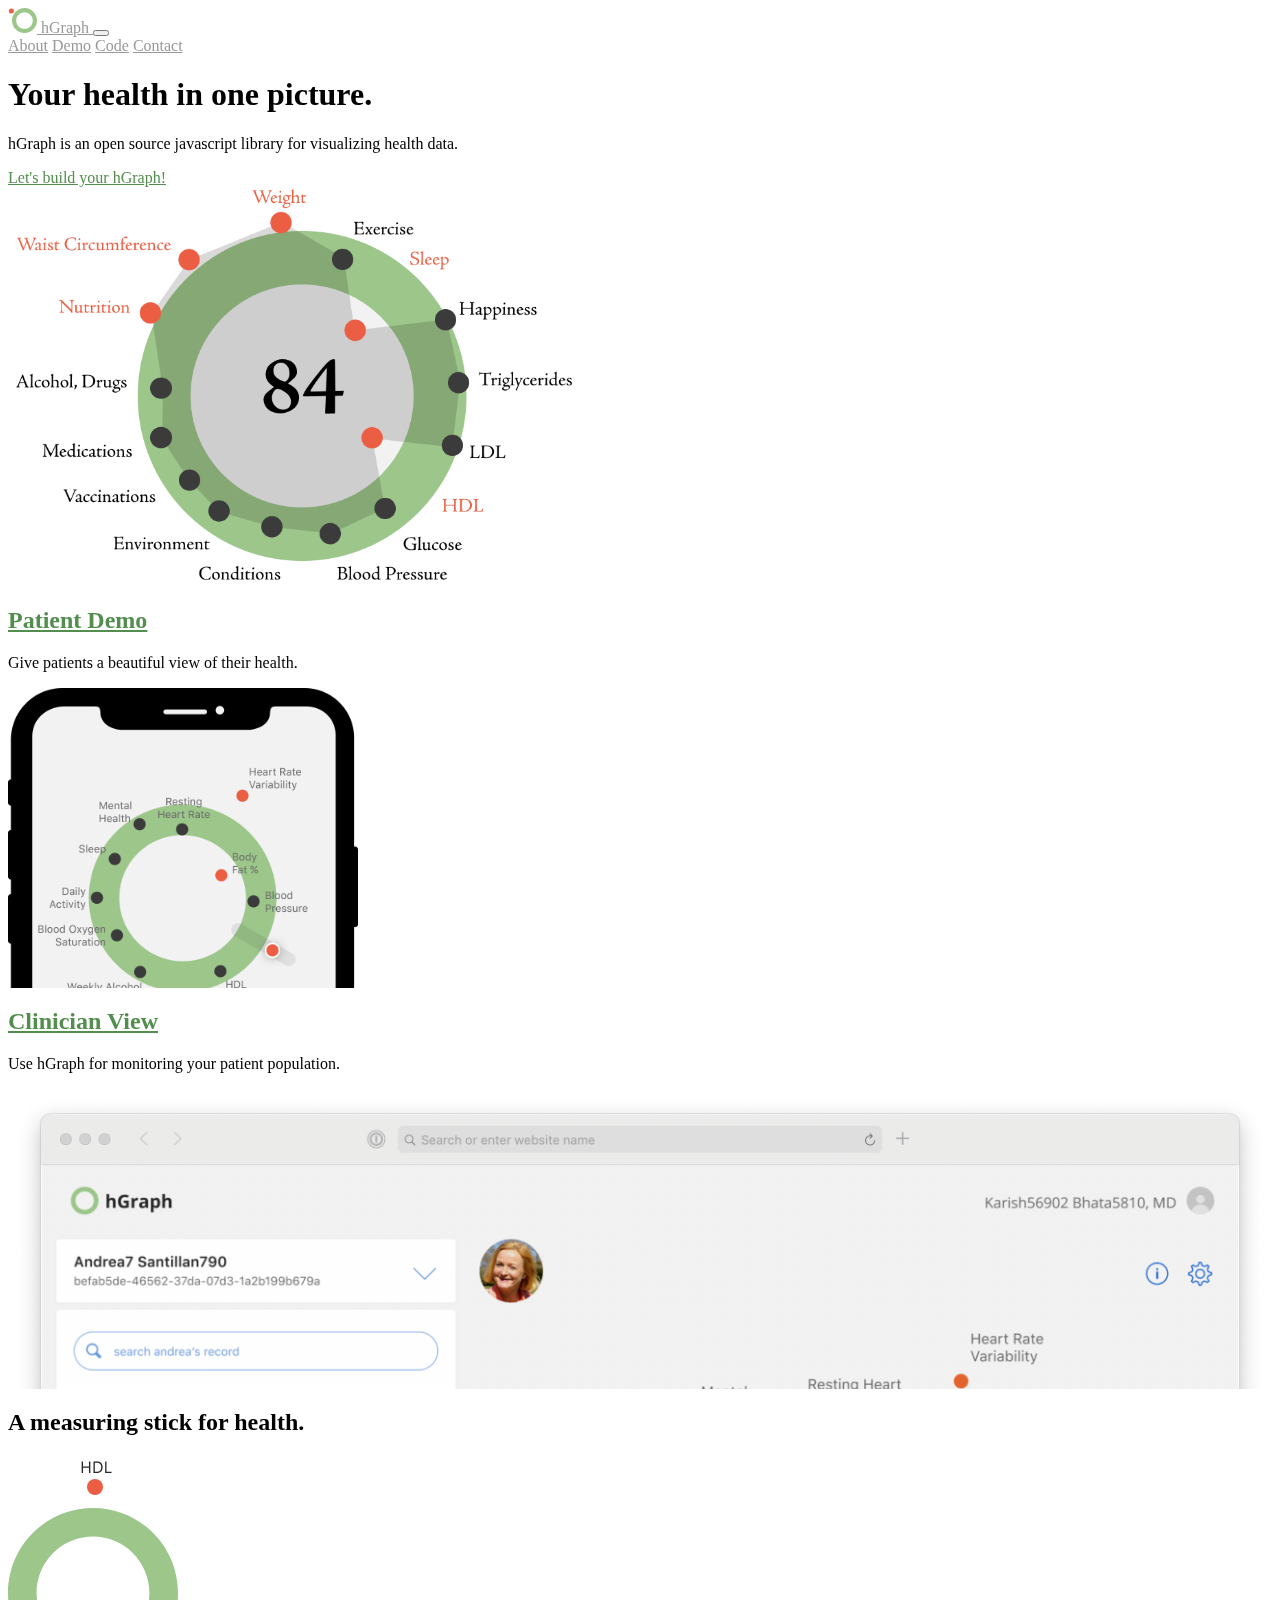
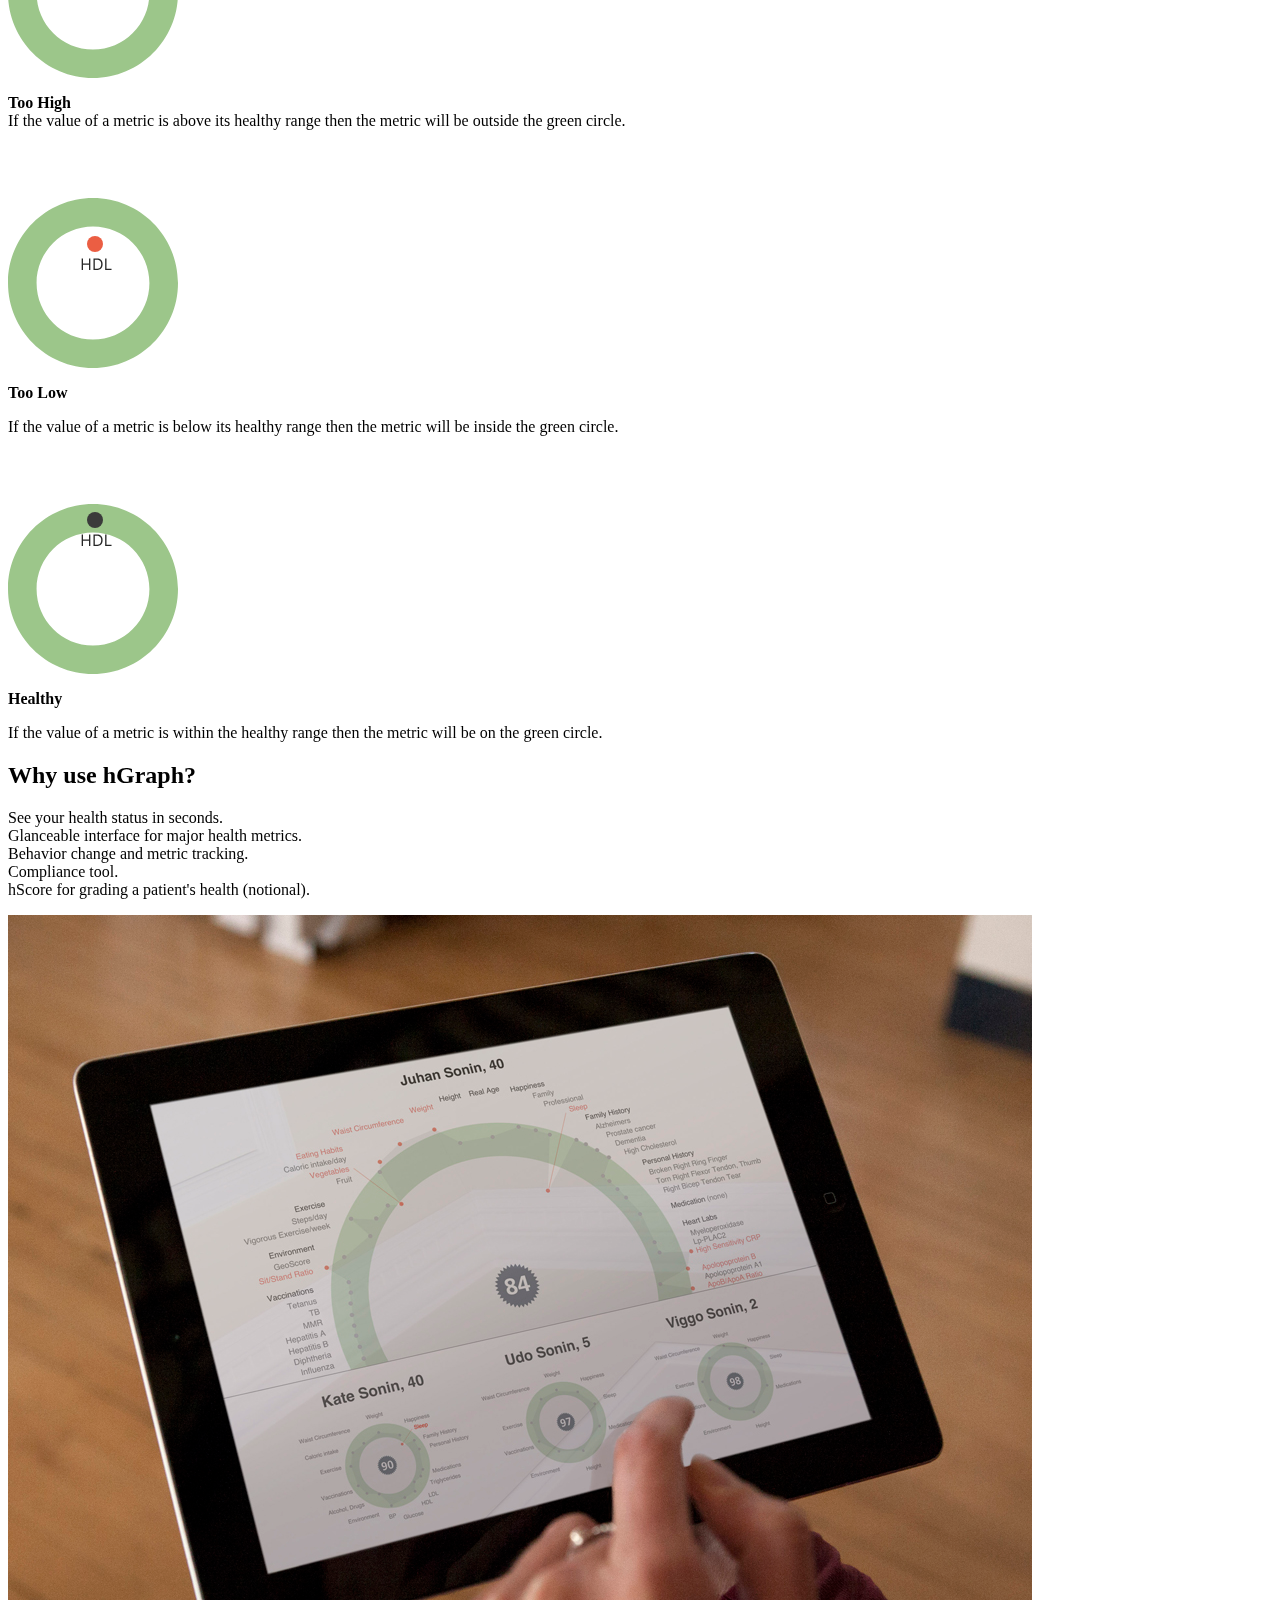
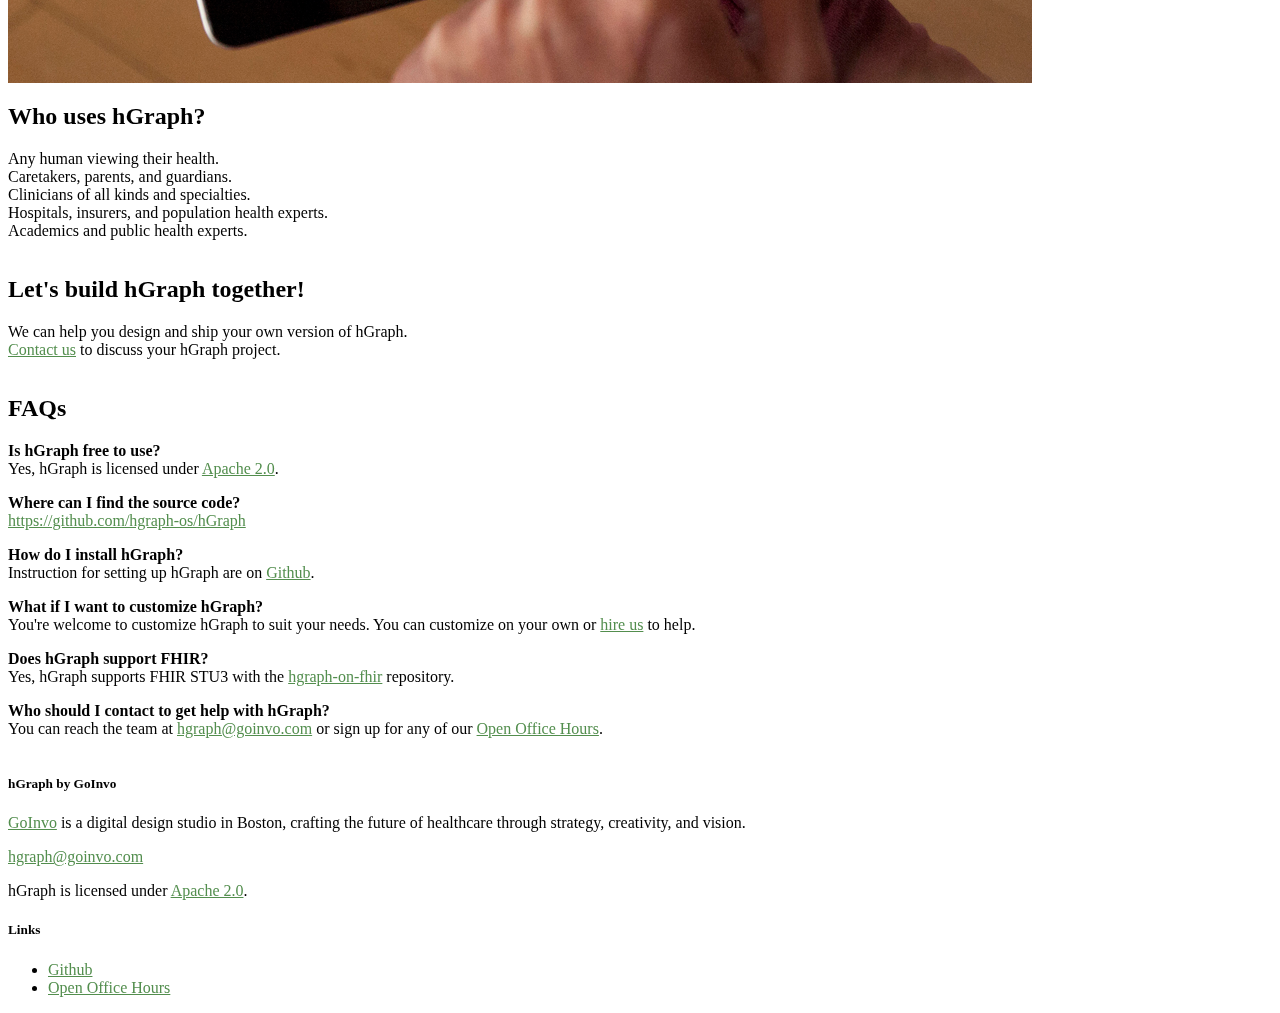
<file: index.html>
<html lang="en">
  <head>
    <meta charset="utf-8">
    <meta name="viewport" content="width=device-width, initial-scale=1, shrink-to-fit=no">
    <meta name="description" content="hGraph is an open source javascript library for visualizing health data.">
    <meta name="author" content="GoInvo – Boston HealthCare Design Studio">
    <meta name="keywords" content="hgraph,health graph,healthcare visualization,patient-centric health,health score,EHR,electronic health record,hscore,healthcare software,healthcare application,GoInvo studios">
    <title>hGraph – Your health in one picture.</title>

    <!-- Bootstrap core CSS -->
    <link rel="stylesheet" href="https://cdn.jsdelivr.net/npm/bootstrap@4.5.3/dist/css/bootstrap.min.css" integrity="sha384-TX8t27EcRE3e/ihU7zmQxVncDAy5uIKz4rEkgIXeMed4M0jlfIDPvg6uqKI2xXr2" crossorigin="anonymous">

    <link rel="icon" href="favicon.ico">

    <!-- Custom styles for this template -->
    <link href="css/product.css" rel="stylesheet">
  </head>
  <body>
    <nav class="navbar navbar-expand-lg navbar-light site-header sticky-top">
      <a class="navbar-brand" href="/">
        <svg width="29" height="25" viewBox="0 0 29 25" fill="none" xmlns="http://www.w3.org/2000/svg">
                <circle r="2.5" transform="matrix(-4.37114e-08 -1 -1 4.37114e-08 3.38281 2.90112)" fill="#EB5E43"/>
                <path fill-rule="evenodd" clip-rule="evenodd" d="M16.499 20.8245C21.0555 20.8245 24.796 17.1234 24.796 12.5002C24.796 7.87712 21.0555 4.17595 16.499 4.17595C11.9426 4.17595 8.20208 7.87712 8.20208 12.5002C8.20208 17.1234 11.9426 20.8245 16.499 20.8245ZM16.499 25.0002C23.4026 25.0002 28.999 19.4038 28.999 12.5002C28.999 5.59668 23.4026 0.000244141 16.499 0.000244141C9.59546 0.000244141 3.99902 5.59668 3.99902 12.5002C3.99902 19.4038 9.59546 25.0002 16.499 25.0002Z" fill="#9CC68A"/>
              </svg> hGraph
      </a>
      <button class="navbar-toggler" type="button" data-toggle="collapse" data-target="#navbarNavAltMarkup" aria-controls="navbarNavAltMarkup" aria-expanded="false" aria-label="Toggle navigation">
        <span class="navbar-toggler-icon"></span>
      </button>
      <div class="collapse navbar-collapse flex-row-reverse" id="navbarNavAltMarkup">
        <div class="navbar-nav">
          <a class="nav-item nav-link" href="about/">About</a>
          <a class="nav-item nav-link" href="demo/" target="_blank">Demo</a>
          <a class="nav-item nav-link" href="https://github.com/hgraph-os/" target="_blank">Code</a>
          <a class="nav-item nav-link" href="contact/">Contact</a>
        </div>
      </div>
    </nav>

    <div class="position-relative overflow-hidden pb-3 px-md-5 m-md-1 text-center">
      <div class="col-md-10 p-lg-5 mx-auto my-1">
        <h1 class="display-4 font-weight-normal">Your health in one picture.</h1>
        <p class="lead font-weight-normal">hGraph is an open source javascript library for visualizing health data.</p>
        <a class="btn btn-outline-secondary" href="mailto:hgraph@goinvo.com?subject=I'd like hGraph for my organization" target="_blank">Let's build your hGraph!</a>
      </div>
      <div class="text-center">
        <img src="images/hgraph-banner.png" alt="hGraph health visualization" style="max-height: 400px; max-width: 100%;">
      </div>
    </div>

    <div class="d-md-flex flex-md-equal w-100 my-md-3 pl-md-3">
      <div class="bg-light mr-md-3 pt-3 px-3 pt-md-5 px-md-5 text-center overflow-hidden">
        <div class="my-3 py-3">
          <h2><a href="demo/" target="_blank">Patient Demo</a></h2>
          <p class="lead">Give patients a beautiful view of their health.</p>
        </div>
        <div class="mx-auto text-center" style="height: 300px;">
          <a href="demo/" target="_blank"><img src="images/hgraph-mobile.png" alt="hGraph Patient Demo" style="max-width: 350px"></a>
        </div>
      </div>
      <div class="bg-light mr-md-3 pt-3 px-3 pt-md-5 px-md-5 text-center overflow-hidden">
        <div class="my-3 p-3">
          <h2><a href="https://github.com/hgraph-os/hgraph-design/blob/main/hGraph_clinician_view.png" target="_blank">Clinician View</a></h2>
          <p class="lead">Use hGraph for monitoring your patient population.</p>
        </div>
        <div class="mx-auto text-center" style="height: 300px;">
          <a href="https://github.com/hgraph-os/hgraph-design/blob/main/hGraph_clinician_view.png" target="_blank"><img src="images/hgraph-clinician-demo.png" alt="hGraph Clinician View" style="max-width: 100%"></a>
        </div>
      </div>
    </div>

    <div class="d-md-flex flex-md-equal w-100 my-md-3 md-3">
      <div class="bg-light md-3 pt-3 px-3 pb-5 pt-md-5 px-md-5 text-center">
        <div class="my-3 px-pb-3">
          <h2>A measuring stick for health.</h2>
        </div>
        <div class="row">
            <div class="col-4 col-md">
              <p><svg viewBox="0 0 170 222" fill="none" xmlns="http://www.w3.org/2000/svg" style="max-width: 170px">
              <rect />
              <circle r="8" transform="matrix(-1 0 0 1 87 31)" fill="#EB5E43"/>
              <path d="M82.3438 17H81.0156V11.625H75V17H73.6719V5.57812H75V10.4375H81.0156V5.57812H82.3438V17ZM94.6016 11.1797C94.6016 13.0651 94.0885 14.5078 93.0625 15.5078C92.0417 16.5026 90.5703 17 88.6484 17H85.4844V5.57812H88.9844C90.7604 5.57812 92.1406 6.07031 93.125 7.05469C94.1094 8.03906 94.6016 9.41406 94.6016 11.1797ZM93.1953 11.2266C93.1953 9.73698 92.8203 8.61458 92.0703 7.85938C91.3255 7.10417 90.2161 6.72656 88.7422 6.72656H86.8125V15.8516H88.4297C90.013 15.8516 91.2031 15.4635 92 14.6875C92.7969 13.9062 93.1953 12.7526 93.1953 11.2266ZM97.1562 17V5.57812H98.4844V15.7969H103.523V17H97.1562Z" fill="#262626"/>
              <path fill-rule="evenodd" clip-rule="evenodd" d="M85 193.605C115.984 193.605 141.419 168.437 141.419 137C141.419 105.563 115.984 80.3948 85 80.3948C54.0162 80.3948 28.5808 105.563 28.5808 137C28.5808 168.437 54.0162 193.605 85 193.605ZM85 222C131.944 222 170 183.944 170 137C170 90.0558 131.944 52 85 52C38.0558 52 0 90.0558 0 137C0 183.944 38.0558 222 85 222Z" fill="#9CC68A"/>
              </svg></p>

              <p><strong>Too High</strong><br>
              If the value of a metric is above its healthy range then the metric will be outside the green circle.</p>
            </div>
            <div class="col-4 col-md">
              <p>
                <svg viewBox="0 0 170 222" fill="none" xmlns="http://www.w3.org/2000/svg" style="max-width: 170px">
                <rect />
                <circle r="8" transform="matrix(-1 0 0 1 87 98)" fill="#EB5E43"/>
                <path d="M82.3438 124H81.0156V118.625H75V124H73.6719V112.578H75V117.438H81.0156V112.578H82.3438V124ZM94.6016 118.18C94.6016 120.065 94.0885 121.508 93.0625 122.508C92.0417 123.503 90.5703 124 88.6484 124H85.4844V112.578H88.9844C90.7604 112.578 92.1406 113.07 93.125 114.055C94.1094 115.039 94.6016 116.414 94.6016 118.18ZM93.1953 118.227C93.1953 116.737 92.8203 115.615 92.0703 114.859C91.3255 114.104 90.2161 113.727 88.7422 113.727H86.8125V122.852H88.4297C90.013 122.852 91.2031 122.464 92 121.688C92.7969 120.906 93.1953 119.753 93.1953 118.227ZM97.1562 124V112.578H98.4844V122.797H103.523V124H97.1562Z" fill="#262626"/>
                <path fill-rule="evenodd" clip-rule="evenodd" d="M85 193.605C115.984 193.605 141.419 168.437 141.419 137C141.419 105.563 115.984 80.3948 85 80.3948C54.0162 80.3948 28.5808 105.563 28.5808 137C28.5808 168.437 54.0162 193.605 85 193.605ZM85 222C131.944 222 170 183.944 170 137C170 90.0558 131.944 52 85 52C38.0558 52 0 90.0558 0 137C0 183.944 38.0558 222 85 222Z" fill="#9CC68A"/>
                </svg>
              </p>

              <strong>Too Low</strong>
              <p>If the value of a metric is below its healthy range then the metric will be inside the green circle.</p>
            </div>
            <div class="col-4 col-md">
              <p>
                <svg viewBox="0 0 170 222" fill="none" xmlns="http://www.w3.org/2000/svg" style="max-width: 170px">
                <rect />
                <path fill-rule="evenodd" clip-rule="evenodd" d="M85 193.605C115.984 193.605 141.419 168.437 141.419 137C141.419 105.563 115.984 80.3948 85 80.3948C54.0162 80.3948 28.5808 105.563 28.5808 137C28.5808 168.437 54.0162 193.605 85 193.605ZM85 222C131.944 222 170 183.944 170 137C170 90.0558 131.944 52 85 52C38.0558 52 0 90.0558 0 137C0 183.944 38.0558 222 85 222Z" fill="#9CC68A"/>
                <circle r="8" transform="matrix(-1 0 0 1 87 68)" fill="#3B3B3B"/>
                <path d="M82.3438 94H81.0156V88.625H75V94H73.6719V82.5781H75V87.4375H81.0156V82.5781H82.3438V94ZM94.6016 88.1797C94.6016 90.0651 94.0885 91.5078 93.0625 92.5078C92.0417 93.5026 90.5703 94 88.6484 94H85.4844V82.5781H88.9844C90.7604 82.5781 92.1406 83.0703 93.125 84.0547C94.1094 85.0391 94.6016 86.4141 94.6016 88.1797ZM93.1953 88.2266C93.1953 86.737 92.8203 85.6146 92.0703 84.8594C91.3255 84.1042 90.2161 83.7266 88.7422 83.7266H86.8125V92.8516H88.4297C90.013 92.8516 91.2031 92.4635 92 91.6875C92.7969 90.9062 93.1953 89.7526 93.1953 88.2266ZM97.1562 94V82.5781H98.4844V92.7969H103.523V94H97.1562Z" fill="#262626"/>
                </svg>
              </p>

              <strong>Healthy</strong>
              <p>If the value of a metric is within the healthy range then the metric will be on the green circle.</p>
            </div>
        </div>
          <!-- <p class="lead">hGraph provides a default healthy range profile which you can customize to suit your needs.</p> -->
      </div>
    </div>

    <div class="d-md-flex flex-md-equal w-100 my-md-3 pl-md-3">
      <div class="bg-light md-3 pt-3 px-3 pt-md-5 px-md-5 text-left text-black">
        <div class="my-3 py-3">
          <h2>Why use hGraph?</h2>
          <p class="lead">See your health status in seconds.<br>
          Glanceable interface for major health metrics.<br>
          Behavior change and metric tracking.<br>
          Compliance tool.<br>
          hScore for grading a patient's health (notional).</p>
        </div>
      </div>
      <div class="bg-light mr-3 md-5 text-center overflow-hidden">
        <div>
          <img src="images/hgraph-ipad.jpg" style="max-width:100%; max-height:100%; object-fit: cover;" alt="hGraph for the iPad">
        </div>
      </div>
    </div>

    <div class="d-md-flex flex-md-equal w-100 my-md-3 pl-md-3">
      <div class="bg-light md-3 pt-3 px-3 pt-md-5 px-md-5 text-left text-black">
        <div class="my-3 py-3">
          <h2>Who uses hGraph?</h2>
          <p class="lead">Any human viewing their health.<br>
          Caretakers, parents, and guardians.<br>
          Clinicians of all kinds and specialties.<br>
          Hospitals, insurers, and population health experts.<br>
          Academics and public health experts.</p>
        </div>
      </div>
      <div class="bg-light mr-3 md-5 text-center overflow-hidden">
        <div>
          <!-- <img src="images/hgraph-ipad.jpg" style="max-width:100%; max-height:100%; object-fit: cover;" alt="hGraph for the iPad"> -->
        </div>
      </div>
    </div>

    <div class="d-md-flex flex-md-equal w-100 my-md-3 md-3">
      <div class="bg-light md-3 pt-3 px-3 pb-5 pt-md-5 px-md-5 text-center">
        <div class="my-3 px-pb-3">
          <h2>Let's build hGraph together!</h2>
        </div>
        <div class="row">
            <div class="col-4 col-md">
              <p>We can help you design and ship your own version of hGraph.<br><a href="mailto:hgraph@goinvo.com?subject=Let's build hGraph together" target="_blank">Contact us</a> to discuss your hGraph project.</p>
            </div>
        </div>
          <!-- <p class="lead">hGraph provides a default healthy range profile which you can customize to suit your needs.</p> -->
      </div>
    </div>

    <div class="d-md-flex flex-md-equal w-100 my-md-3">
      <div class="bg-light pt-3 px-3 pt-md-5 px-md-5 text-left text-dark overflow-hidden">
        <div class="my-3 py-3 container">
          <h2>FAQs</h2>
          <p><strong>Is hGraph free to use?</strong><br>
          Yes, hGraph is licensed under <a href="https://github.com/hgraph-os/hGraph/blob/master/LICENSE" target="_blank">Apache 2.0</a>.</p>

          <p><strong>Where can I find the source code?</strong><br>
          <a href="https://github.com/hgraph-os/hGraph" target="_blank">https://github.com/hgraph-os/hGraph</a></p>

          <p><strong>How do I install hGraph?</strong><br>
          Instruction for setting up hGraph are on <a href="https://github.com/hgraph-os/hGraph" target="_blank">Github</a>.</p>

          <p><strong>What if I want to customize hGraph?</strong><br>
          You're welcome to customize hGraph to suit your needs. You can customize on your own or <a href="mailto:hgraph@goinvo.com?subject=Hire the hGraph team" target="_blank">hire us</a> to help.</p>

          <p><strong>Does hGraph support FHIR?</strong><br>
          Yes, hGraph supports FHIR STU3 with the <a href="https://github.com/symptomatic/hgraph-on-fhir" target="_blank">hgraph-on-fhir</a> repository.</p>

          <!-- <p><strong>How can I collaborate on this open source project?</strong><br>
          You can see what we're looking for <a href="https://github.com/hgraph-os/hGraph">here</a> but feel free to <a href="mailto:hgraph@goinvo.com">contact us</a> with any ideas.</p> -->

          <p><strong>Who should I contact to get help with hGraph?</strong><br>
          You can reach the team at <a href="mailto:hgraph@goinvo.com?subject=I can use help with hGraph" target="_blank">hgraph@goinvo.com</a> or sign up for any of our <a href="https://calendly.com/goinvo/hgraph-open-office-hours">Open Office Hours</a>.</p>
        </div>
      </div>
    </div>

    <footer class="container py-5">
      <div class="row">
        <!-- <div class="col-1">
          <svg width="25" height="25" viewBox="0 0 25 25" fill="none" xmlns="http://www.w3.org/2000/svg">
            <path fill-rule="evenodd" clip-rule="evenodd" d="M12.5 20.8243C17.0564 20.8243 20.7969 17.1231 20.7969 12.5C20.7969 7.87687 17.0564 4.1757 12.5 4.1757C7.94355 4.1757 4.20306 7.87687 4.20306 12.5C4.20306 17.1231 7.94355 20.8243 12.5 20.8243ZM12.5 25C19.4036 25 25 19.4036 25 12.5C25 5.59644 19.4036 0 12.5 0C5.59644 0 0 5.59644 0 12.5C0 19.4036 5.59644 25 12.5 25Z" fill="#9CC68A"/>
          </svg>
        </div> -->
        <div class="col-6 col-md">
          <h5>hGraph by GoInvo</h5>
          <p><a href="https://www.goinvo.com" target="_blank">GoInvo</a> is a digital design studio in Boston, crafting the future of healthcare through strategy, creativity, and vision.</p>

          <p><a href="mailto:hgraph@goinvo.com" target="_blank">hgraph@goinvo.com</a></p>

          <p>hGraph is licensed under <a href="https://github.com/hgraph-os/hGraph/blob/master/LICENSE" target="_blank">Apache 2.0</a>.</p>
        </div>
        <div class="col-6 col-md">
          <h5>Links</h5>
          <ul class="list-unstyled text-small">
            <li><a href="https://github.com/hgraph-os/" target="_blank">Github</a></li>
            <li><a href="https://calendly.com/goinvo/hgraph-open-office-hours" target="_blank">Open Office Hours</a></li>
            <!-- <li><a href="#">Privacy</a></li>
            <li><a href="#">Terms</a></li> -->
          </ul>
        </div>
      </div>
    </footer>

    <script src="https://code.jquery.com/jquery-3.5.1.slim.min.js" integrity="sha384-DfXdz2htPH0lsSSs5nCTpuj/zy4C+OGpamoFVy38MVBnE+IbbVYUew+OrCXaRkfj" crossorigin="anonymous"></script>

    <script>window.jQuery || document.write('<script src="js/jquery-3.5.1.min.js"><\/script>')</script>
    <script src="https://cdn.jsdelivr.net/npm/bootstrap@4.5.3/dist/js/bootstrap.bundle.min.js" integrity="sha384-ho+j7jyWK8fNQe+A12Hb8AhRq26LrZ/JpcUGGOn+Y7RsweNrtN/tE3MoK7ZeZDyx" crossorigin="anonymous"></script>

    <script type="text/javascript">
      var _gaq = _gaq || [];
      _gaq.push(['_setAccount', 'UA-10273473-8']);
      _gaq.push(['_trackPageview']);

      (function() {
        var ga = document.createElement('script'); ga.type = 'text/javascript'; ga.async = true;
        ga.src = ('https:' == document.location.protocol ? 'https://ssl' : 'http://www') + '.google-analytics.com/ga.js';
        var s = document.getElementsByTagName('script')[0]; s.parentNode.insertBefore(ga, s);
      })();
    </script>

  </body>
</html>
</file>
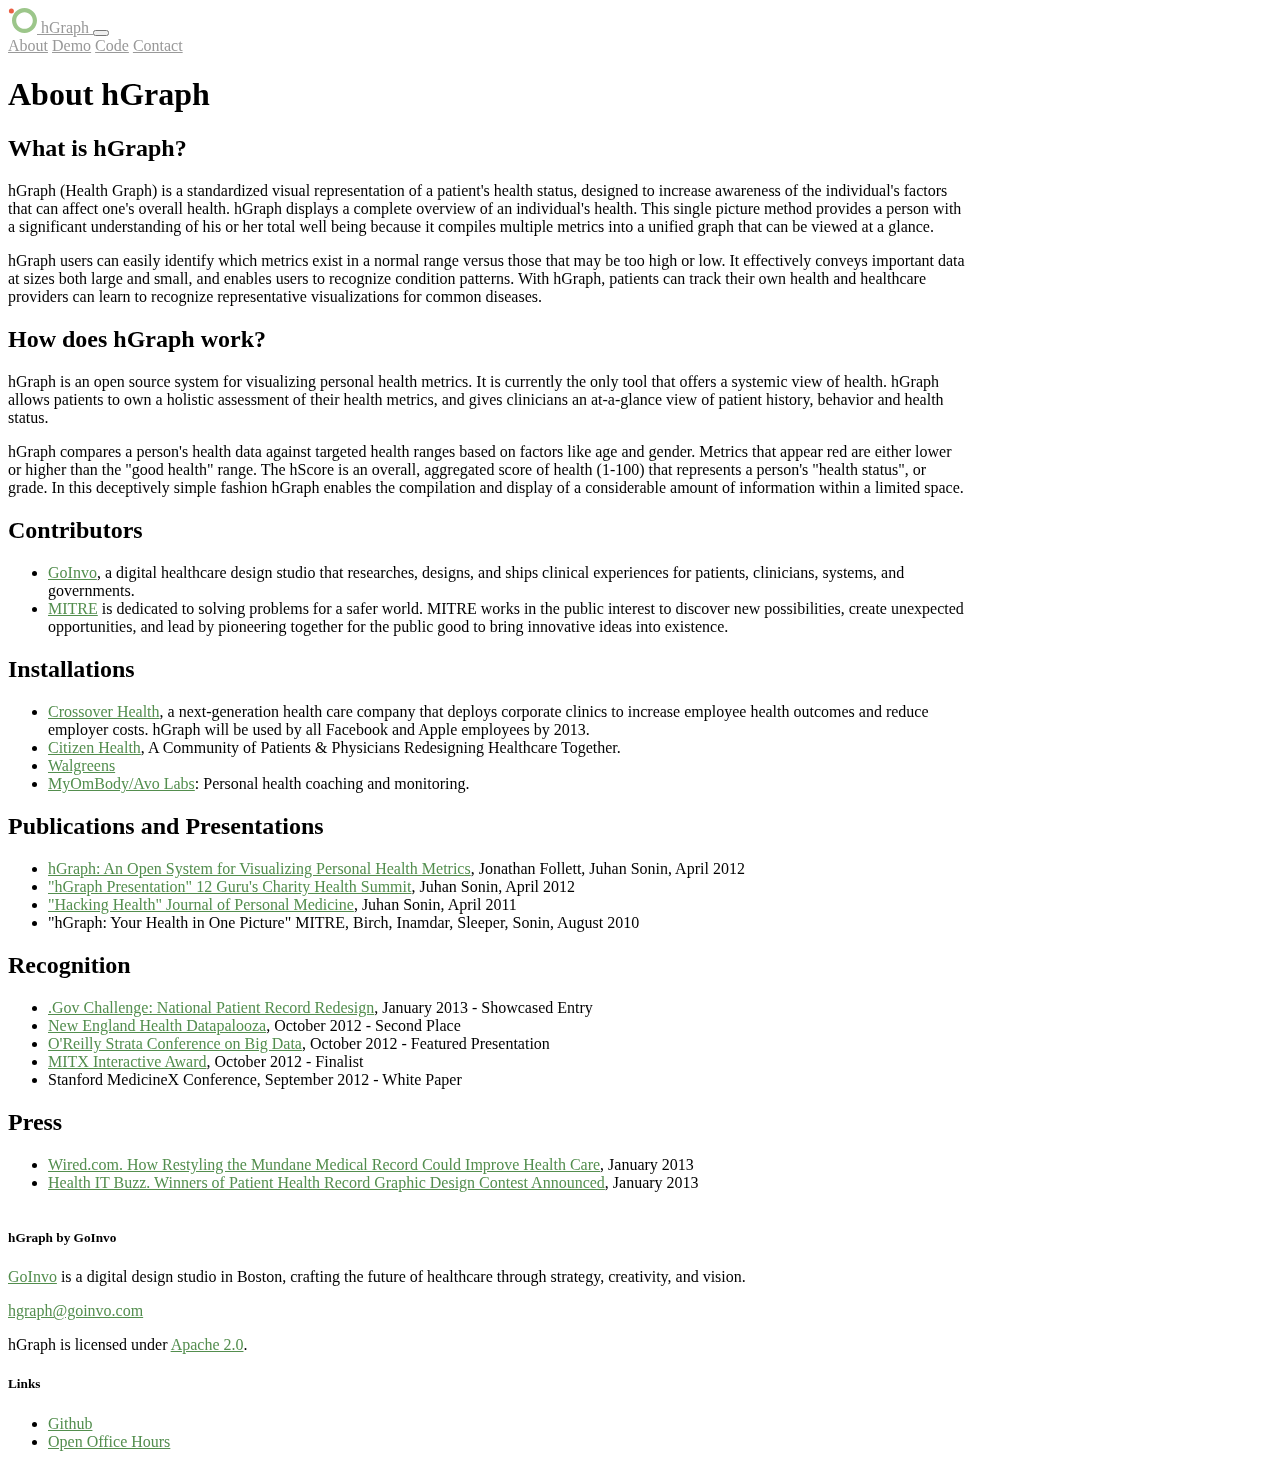
<file: about/index.html>
<html lang="en">
  <head>
    <meta charset="utf-8">
    <meta name="viewport" content="width=device-width, initial-scale=1, shrink-to-fit=no">
    <meta name="description" content="hGraph is an open source javascript library for visualizing health data.">
    <meta name="author" content="GoInvo">
    <meta name="keywords" content="hgraph,health graph,healthcare visualization,patient-centric health,health score,EHR,electronic health record,hscore,healthcare software,healthcare application,GoInvo studios">
    <title>About hGraph – Your health in one picture.</title>

    <!-- Bootstrap core CSS -->
    <link rel="stylesheet" href="https://cdn.jsdelivr.net/npm/bootstrap@4.5.3/dist/css/bootstrap.min.css" integrity="sha384-TX8t27EcRE3e/ihU7zmQxVncDAy5uIKz4rEkgIXeMed4M0jlfIDPvg6uqKI2xXr2" crossorigin="anonymous">

    <link rel="icon" href="../favicon.ico">

    <!-- Custom styles for this template -->
    <link href="../css/product.css" rel="stylesheet">
  </head>
  <body>
    <nav class="navbar navbar-expand-lg navbar-light site-header sticky-top">
      <a class="navbar-brand" href="../">
        <svg width="29" height="25" viewBox="0 0 29 25" fill="none" xmlns="http://www.w3.org/2000/svg">
                <circle r="2.5" transform="matrix(-4.37114e-08 -1 -1 4.37114e-08 3.38281 2.90112)" fill="#EB5E43"/>
                <path fill-rule="evenodd" clip-rule="evenodd" d="M16.499 20.8245C21.0555 20.8245 24.796 17.1234 24.796 12.5002C24.796 7.87712 21.0555 4.17595 16.499 4.17595C11.9426 4.17595 8.20208 7.87712 8.20208 12.5002C8.20208 17.1234 11.9426 20.8245 16.499 20.8245ZM16.499 25.0002C23.4026 25.0002 28.999 19.4038 28.999 12.5002C28.999 5.59668 23.4026 0.000244141 16.499 0.000244141C9.59546 0.000244141 3.99902 5.59668 3.99902 12.5002C3.99902 19.4038 9.59546 25.0002 16.499 25.0002Z" fill="#9CC68A"/>
              </svg> hGraph
      </a>
      <button class="navbar-toggler" type="button" data-toggle="collapse" data-target="#navbarNavAltMarkup" aria-controls="navbarNavAltMarkup" aria-expanded="false" aria-label="Toggle navigation">
        <span class="navbar-toggler-icon"></span>
      </button>
      <div class="collapse navbar-collapse flex-row-reverse" id="navbarNavAltMarkup">
        <div class="navbar-nav">
          <a class="nav-item nav-link" href="/about/">About</a>
          <a class="nav-item nav-link" href="../demo/" target="_blank">Demo</a>
          <a class="nav-item nav-link" href="https://github.com/hgraph-os/hGraph" target="_blank">Code</a>
          <a class="nav-item nav-link" href="../contact/">Contact</a>
        </div>
      </div>
    </nav>

    <div class="d-md-flex flex-md-equal w-100 my-md-3">
      <div class="bg-light pt-3 px-3 pt-md-5 px-md-5 text-left text-dark overflow-hidden">
        <div class="my-3 py-3 container">
          <h1>About hGraph</h1>

          <h2>What is hGraph?</h2>

          <p>hGraph (Health Graph) is a standardized visual representation of a patient's health status, designed to increase awareness of the individual's factors that can affect one's overall health. hGraph displays a complete overview of an individual's health. This single picture method provides a person with a significant understanding of his or her total well being because it compiles multiple metrics into a unified graph that can be viewed at a glance.</p>

          <p>hGraph users can easily identify which metrics exist in a normal range versus those that may be too high or low. It effectively conveys important data at sizes both large and small, and enables users to recognize condition patterns. With hGraph, patients can track their own health and healthcare providers can learn to recognize representative visualizations for common diseases.</p>

          <h2>How does hGraph work?</h2>

          <p>hGraph is an open source system for visualizing personal health metrics. It is currently the only tool that offers a systemic view of health. hGraph allows patients to own a holistic assessment of their health metrics, and gives clinicians an at-a-glance view of patient history, behavior and health status.</p>

          <p>hGraph compares a person's health data against targeted health ranges based on factors like age and gender. Metrics that appear red are either lower or higher than the "good health" range. The hScore is an overall, aggregated score of health (1-100) that represents a person's "health status", or grade. In this deceptively simple fashion hGraph enables the compilation and display of a considerable amount of information within a limited space.</p>

          <h2>Contributors</h2>

          <ul>
            <li><a href="https://www.goinvo.com">GoInvo</a>, a digital healthcare design studio that researches, designs, and ships clinical experiences for patients, clinicians, systems, and governments.</li>
            <li><a href="https://www.mitre.org/">MITRE</a> is dedicated to solving problems for a safer world. MITRE works in the public interest to discover new possibilities, create unexpected opportunities, and lead by pioneering together for the public good to bring innovative ideas into existence.</li>
          </ul>

          <h2>Installations</h2>

          <ul>
            <li><a href="http://www.crossoverhealth.com">Crossover Health</a>, a next-generation health care company that deploys corporate clinics to increase employee health outcomes and reduce employer costs. hGraph will be used by all Facebook and Apple employees by 2013.</li>
            <li><a href="https://citizenhealth.io/">Citizen Health</a>, A Community of Patients & Physicians Redesigning Healthcare Together.</li>
            <li><a href="https://www.walgreens.com/">Walgreens</a></li>
            <li><a href="http://www.myombody.com">MyOmBody/Avo Labs</a>: Personal health coaching and monitoring.</li>
          </ul>

          <h2>Publications and Presentations</h2>

          <ul>
            <li><a href="../docs/hGraph_Whitepaper.pdf">hGraph: An Open System for Visualizing Personal Health Metrics</a>, Jonathan Follett, Juhan Sonin, April 2012</li>
            <li><a href="http://vimeo.com/41157184">"hGraph Presentation" 12 Guru's Charity Health Summit</a>, Juhan Sonin, April 2012</li>
            <li><a href="http://www.jopm.org/perspective/narratives/2011/04/26/hacking-health-designing-for-and-understanding-my-health">"Hacking Health" Journal of Personal Medicine</a>, Juhan Sonin, April 2011</li>
            <li>"hGraph: Your Health in One Picture" MITRE, Birch, Inamdar, Sleeper, Sonin, August 2010</li>
          </ul>

          <h2>Recognition</h2>

          <ul>
            <li><a href="https://yes.goinvo.com/articles/topic/health-design-challenge">.Gov Challenge: National Patient Record Redesign</a>, January 2013 - Showcased Entry</li>
            <li><a href="https://yes.goinvo.com/articles/hgraph-designed-by-involution-places-second-at-the-new-england-health-datapalooza-advances-to-national-competition">New England Health Datapalooza</a>, October 2012 - Second Place</li>
            <li><a href="http://strataconf.com/stratany2012/public/schedule/detail/25414">O'Reilly Strata Conference on Big Data</a>, October 2012 - Featured Presentation</li>
            <li><a href="https://yes.goinvo.com/articles/involution-studios%E2%80%99-hgraph-selected-as-a-2012-mitx-interactive-awards-finalist">MITX Interactive Award</a>, October 2012 - Finalist</li>
            <li>Stanford MedicineX Conference, September 2012 - White Paper</li>
          </ul>

          <h2>Press</h2>
          <ul>
            <li><a href="http://www.wired.com/design/2013/01/medical-record-redesign/?utm_source=feedburner&utm_medium=feed&utm_campaign=Feed%3A+wired%2Findex+%28Wired%3A+Top+Stories%29&pid=1916">Wired.com. How Restyling the Mundane Medical Record Could Improve Health Care</a>, January 2013</li>
            <li><a href="http://www.healthit.gov/buzz-blog/health-innovation/winners-patient-health-record-graphic-design-contest-announced/">Health IT Buzz. Winners of Patient Health Record Graphic Design Contest Announced</a>, January 2013</li>
          </ul>
        </div>
      </div>
    </div>

    <footer class="container py-5">
      <div class="row">
        <!-- <div class="col-1">
          <svg width="25" height="25" viewBox="0 0 25 25" fill="none" xmlns="http://www.w3.org/2000/svg">
            <path fill-rule="evenodd" clip-rule="evenodd" d="M12.5 20.8243C17.0564 20.8243 20.7969 17.1231 20.7969 12.5C20.7969 7.87687 17.0564 4.1757 12.5 4.1757C7.94355 4.1757 4.20306 7.87687 4.20306 12.5C4.20306 17.1231 7.94355 20.8243 12.5 20.8243ZM12.5 25C19.4036 25 25 19.4036 25 12.5C25 5.59644 19.4036 0 12.5 0C5.59644 0 0 5.59644 0 12.5C0 19.4036 5.59644 25 12.5 25Z" fill="#9CC68A"/>
          </svg>
        </div> -->
        <div class="col-6 col-md">
          <h5>hGraph by GoInvo</h5>
          <p><a href="https://www.goinvo.com" target="_blank">GoInvo</a> is a digital design studio in Boston, crafting the future of healthcare through strategy, creativity, and vision.</p>

          <p><a href="mailto:hgraph@goinvo.com" target="_blank">hgraph@goinvo.com</a></p>

          <p>hGraph is licensed under <a href="https://github.com/hgraph-os/hGraph/blob/master/LICENSE" target="_blank">Apache 2.0</a>.</p>
        </div>
        <div class="col-6 col-md">
          <h5>Links</h5>
          <ul class="list-unstyled text-small">
            <li><a href="https://github.com/hgraph-os/hGraph" target="_blank">Github</a></li>
            <li><a href="https://calendly.com/goinvo/hgraph-open-office-hours" target="_blank">Open Office Hours</a></li>
            <!-- <li><a href="#">Privacy</a></li>
            <li><a href="#">Terms</a></li> -->
          </ul>
        </div>
      </div>
    </footer>

    <script src="https://code.jquery.com/jquery-3.5.1.slim.min.js" integrity="sha384-DfXdz2htPH0lsSSs5nCTpuj/zy4C+OGpamoFVy38MVBnE+IbbVYUew+OrCXaRkfj" crossorigin="anonymous"></script>

    <script>window.jQuery || document.write('<script src="../js/jquery-3.5.1.min.js"><\/script>')</script>
    <script src="https://cdn.jsdelivr.net/npm/bootstrap@4.5.3/dist/js/bootstrap.bundle.min.js" integrity="sha384-ho+j7jyWK8fNQe+A12Hb8AhRq26LrZ/JpcUGGOn+Y7RsweNrtN/tE3MoK7ZeZDyx" crossorigin="anonymous"></script>

    <script type="text/javascript">
      var _gaq = _gaq || [];
      _gaq.push(['_setAccount', 'UA-10273473-8']);
      _gaq.push(['_trackPageview']);

      (function() {
        var ga = document.createElement('script'); ga.type = 'text/javascript'; ga.async = true;
        ga.src = ('https:' == document.location.protocol ? 'https://ssl' : 'http://www') + '.google-analytics.com/ga.js';
        var s = document.getElementsByTagName('script')[0]; s.parentNode.insertBefore(ga, s);
      })();
    </script>

  </body>
</html>
</file>
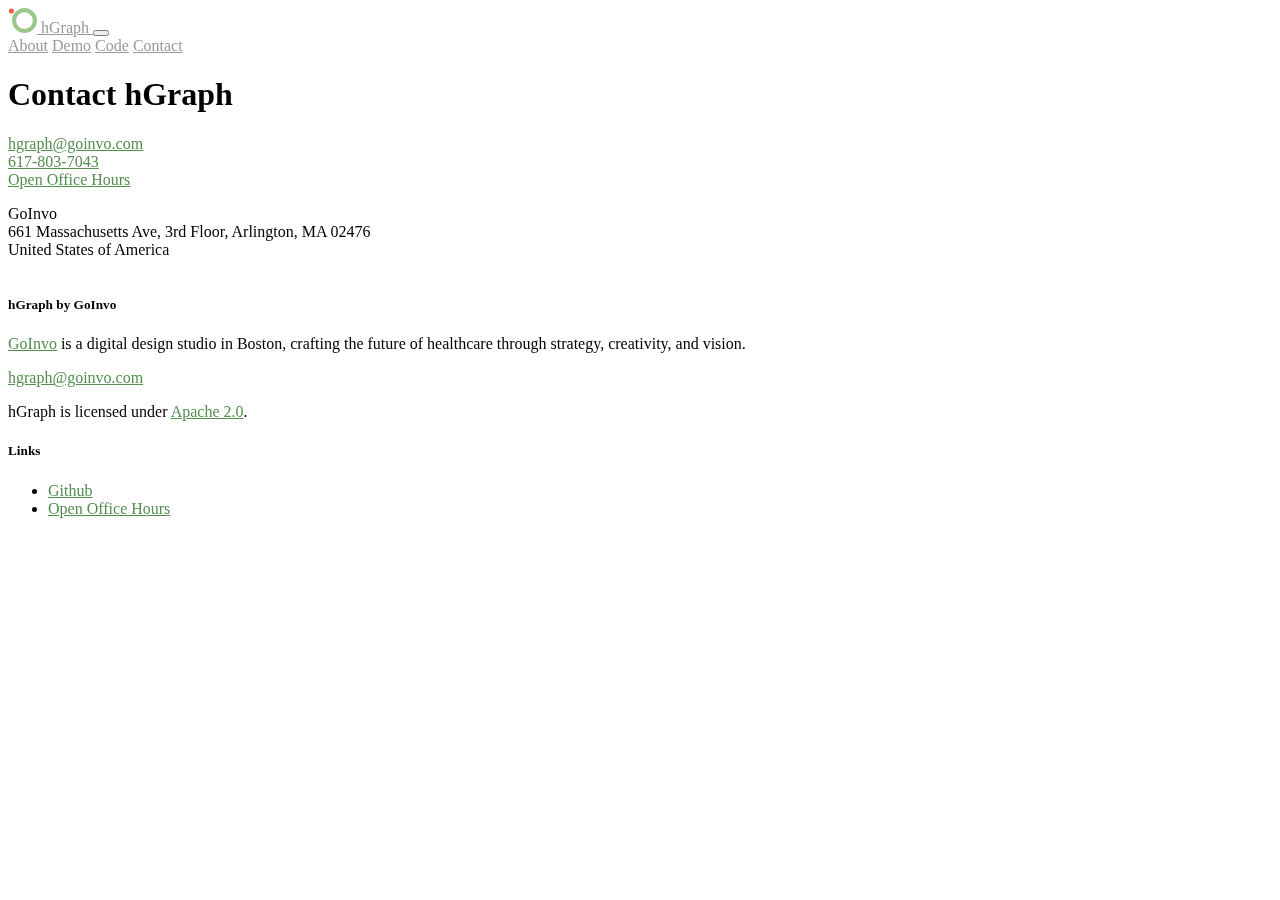
<file: contact/index.html>
<html lang="en">
  <head>
    <meta charset="utf-8">
    <meta name="viewport" content="width=device-width, initial-scale=1, shrink-to-fit=no">
    <meta name="description" content="hGraph is an open source javascript library for visualizing health data.">
    <meta name="author" content="GoInvo">
    <meta name="keywords" content="hgraph,health graph,healthcare visualization,patient-centric health,health score,EHR,electronic health record,hscore,healthcare software,healthcare application,GoInvo studios">
    <title>hGraph – Contact</title>

    <!-- Bootstrap core CSS -->
    <link rel="stylesheet" href="https://cdn.jsdelivr.net/npm/bootstrap@4.5.3/dist/css/bootstrap.min.css" integrity="sha384-TX8t27EcRE3e/ihU7zmQxVncDAy5uIKz4rEkgIXeMed4M0jlfIDPvg6uqKI2xXr2" crossorigin="anonymous">

    <link rel="icon" href="../favicon.ico">

    <!-- Custom styles for this template -->
    <link href="../css/product.css" rel="stylesheet">
  </head>
  <body>
    <nav class="navbar navbar-expand-lg navbar-light site-header sticky-top">
      <a class="navbar-brand" href="../">
        <svg width="29" height="25" viewBox="0 0 29 25" fill="none" xmlns="http://www.w3.org/2000/svg">
                <circle r="2.5" transform="matrix(-4.37114e-08 -1 -1 4.37114e-08 3.38281 2.90112)" fill="#EB5E43"/>
                <path fill-rule="evenodd" clip-rule="evenodd" d="M16.499 20.8245C21.0555 20.8245 24.796 17.1234 24.796 12.5002C24.796 7.87712 21.0555 4.17595 16.499 4.17595C11.9426 4.17595 8.20208 7.87712 8.20208 12.5002C8.20208 17.1234 11.9426 20.8245 16.499 20.8245ZM16.499 25.0002C23.4026 25.0002 28.999 19.4038 28.999 12.5002C28.999 5.59668 23.4026 0.000244141 16.499 0.000244141C9.59546 0.000244141 3.99902 5.59668 3.99902 12.5002C3.99902 19.4038 9.59546 25.0002 16.499 25.0002Z" fill="#9CC68A"/>
              </svg> hGraph
      </a>
      <button class="navbar-toggler" type="button" data-toggle="collapse" data-target="#navbarNavAltMarkup" aria-controls="navbarNavAltMarkup" aria-expanded="false" aria-label="Toggle navigation">
        <span class="navbar-toggler-icon"></span>
      </button>
      <div class="collapse navbar-collapse flex-row-reverse" id="navbarNavAltMarkup">
        <div class="navbar-nav">
          <a class="nav-item nav-link" href="../about/">About</a>
          <a class="nav-item nav-link" href="../demo/" target="_blank">Demo</a>
          <a class="nav-item nav-link" href="https://github.com/hgraph-os/hGraph" target="_blank">Code</a>
          <a class="nav-item nav-link" href="/contact/">Contact</a>
        </div>
      </div>
    </nav>

    <div class="d-md-flex flex-md-equal w-100 my-md-3">
      <div class="bg-light pt-3 px-3 pt-md-5 px-md-5 text-left text-dark overflow-hidden">
        <div class="my-3 py-3 container">
          <h1>Contact hGraph</h1>

          <p><a href="mailto:hgraph@goinvo.com">hgraph@goinvo.com</a><br />
<a href="tel:617-803-7043">617-803-7043</a><br /><a href="https://calendly.com/goinvo/hgraph-open-office-hours" target="_blank">Open Office Hours</a></p>

          <p>GoInvo<br />
          661 Massachusetts Ave, 3rd Floor, Arlington, MA 02476<br />
          United States of America</p>
        </div>
      </div>
    </div>

    <footer class="container py-5">
      <div class="row">
        <!-- <div class="col-1">
          <svg width="25" height="25" viewBox="0 0 25 25" fill="none" xmlns="http://www.w3.org/2000/svg">
            <path fill-rule="evenodd" clip-rule="evenodd" d="M12.5 20.8243C17.0564 20.8243 20.7969 17.1231 20.7969 12.5C20.7969 7.87687 17.0564 4.1757 12.5 4.1757C7.94355 4.1757 4.20306 7.87687 4.20306 12.5C4.20306 17.1231 7.94355 20.8243 12.5 20.8243ZM12.5 25C19.4036 25 25 19.4036 25 12.5C25 5.59644 19.4036 0 12.5 0C5.59644 0 0 5.59644 0 12.5C0 19.4036 5.59644 25 12.5 25Z" fill="#9CC68A"/>
          </svg>
        </div> -->
        <div class="col-6 col-md">
          <h5>hGraph by GoInvo</h5>
          <p><a href="https://www.goinvo.com" target="_blank">GoInvo</a> is a digital design studio in Boston, crafting the future of healthcare through strategy, creativity, and vision.</p>

          <p><a href="mailto:hgraph@goinvo.com" target="_blank">hgraph@goinvo.com</a></p>

          <p>hGraph is licensed under <a href="https://github.com/hgraph-os/hGraph/blob/master/LICENSE" target="_blank">Apache 2.0</a>.</p>
        </div>
        <div class="col-6 col-md">
          <h5>Links</h5>
          <ul class="list-unstyled text-small">
            <li><a href="https://github.com/hgraph-os/hGraph" target="_blank">Github</a></li>
            <li><a href="https://calendly.com/goinvo/hgraph-open-office-hours" target="_blank">Open Office Hours</a></li>
            <!-- <li><a href="#">Privacy</a></li>
            <li><a href="#">Terms</a></li> -->
          </ul>
        </div>
      </div>
    </footer>

    <script src="https://code.jquery.com/jquery-3.5.1.slim.min.js" integrity="sha384-DfXdz2htPH0lsSSs5nCTpuj/zy4C+OGpamoFVy38MVBnE+IbbVYUew+OrCXaRkfj" crossorigin="anonymous"></script>

    <script>window.jQuery || document.write('<script src="../js/jquery-3.5.1.min.js"><\/script>')</script>
    <script src="https://cdn.jsdelivr.net/npm/bootstrap@4.5.3/dist/js/bootstrap.bundle.min.js" integrity="sha384-ho+j7jyWK8fNQe+A12Hb8AhRq26LrZ/JpcUGGOn+Y7RsweNrtN/tE3MoK7ZeZDyx" crossorigin="anonymous"></script>

    <script type="text/javascript">
      var _gaq = _gaq || [];
      _gaq.push(['_setAccount', 'UA-10273473-8']);
      _gaq.push(['_trackPageview']);

      (function() {
        var ga = document.createElement('script'); ga.type = 'text/javascript'; ga.async = true;
        ga.src = ('https:' == document.location.protocol ? 'https://ssl' : 'http://www') + '.google-analytics.com/ga.js';
        var s = document.getElementsByTagName('script')[0]; s.parentNode.insertBefore(ga, s);
      })();
    </script>

  </body>
</html>
</file>
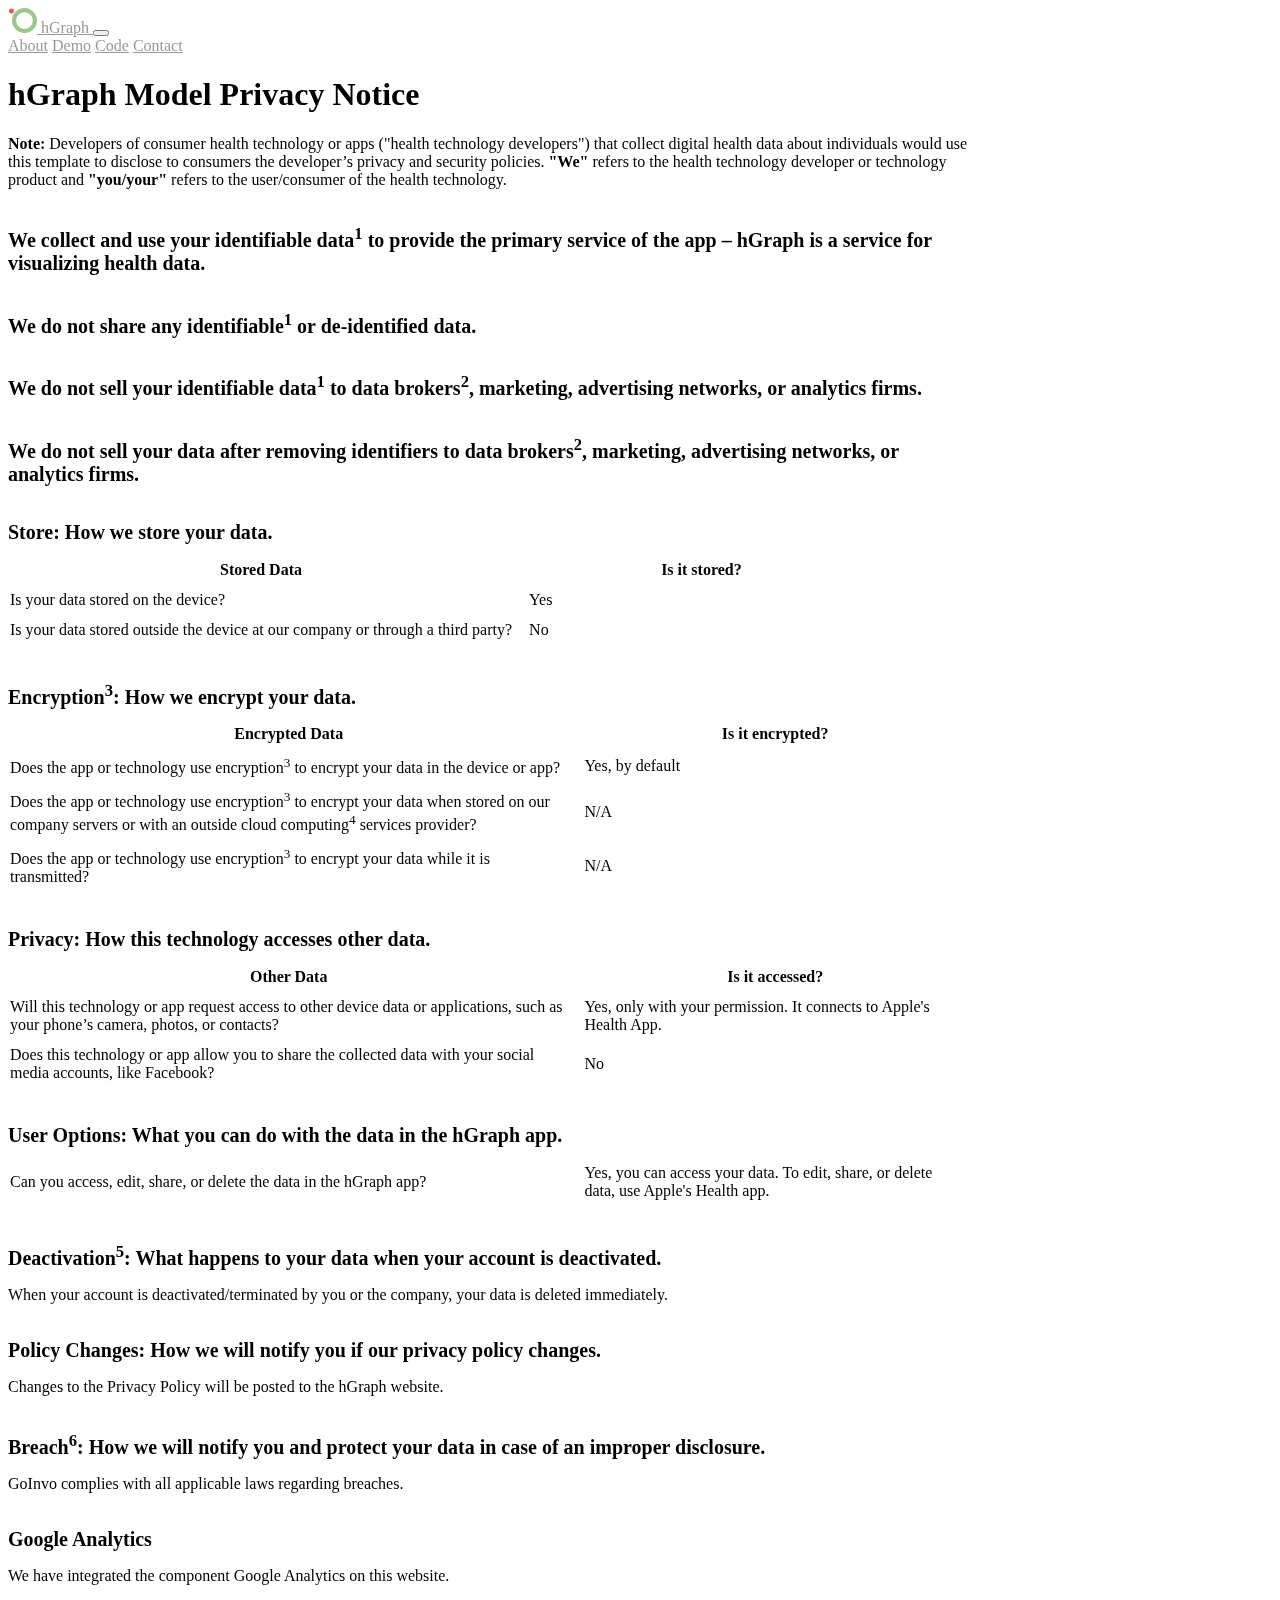
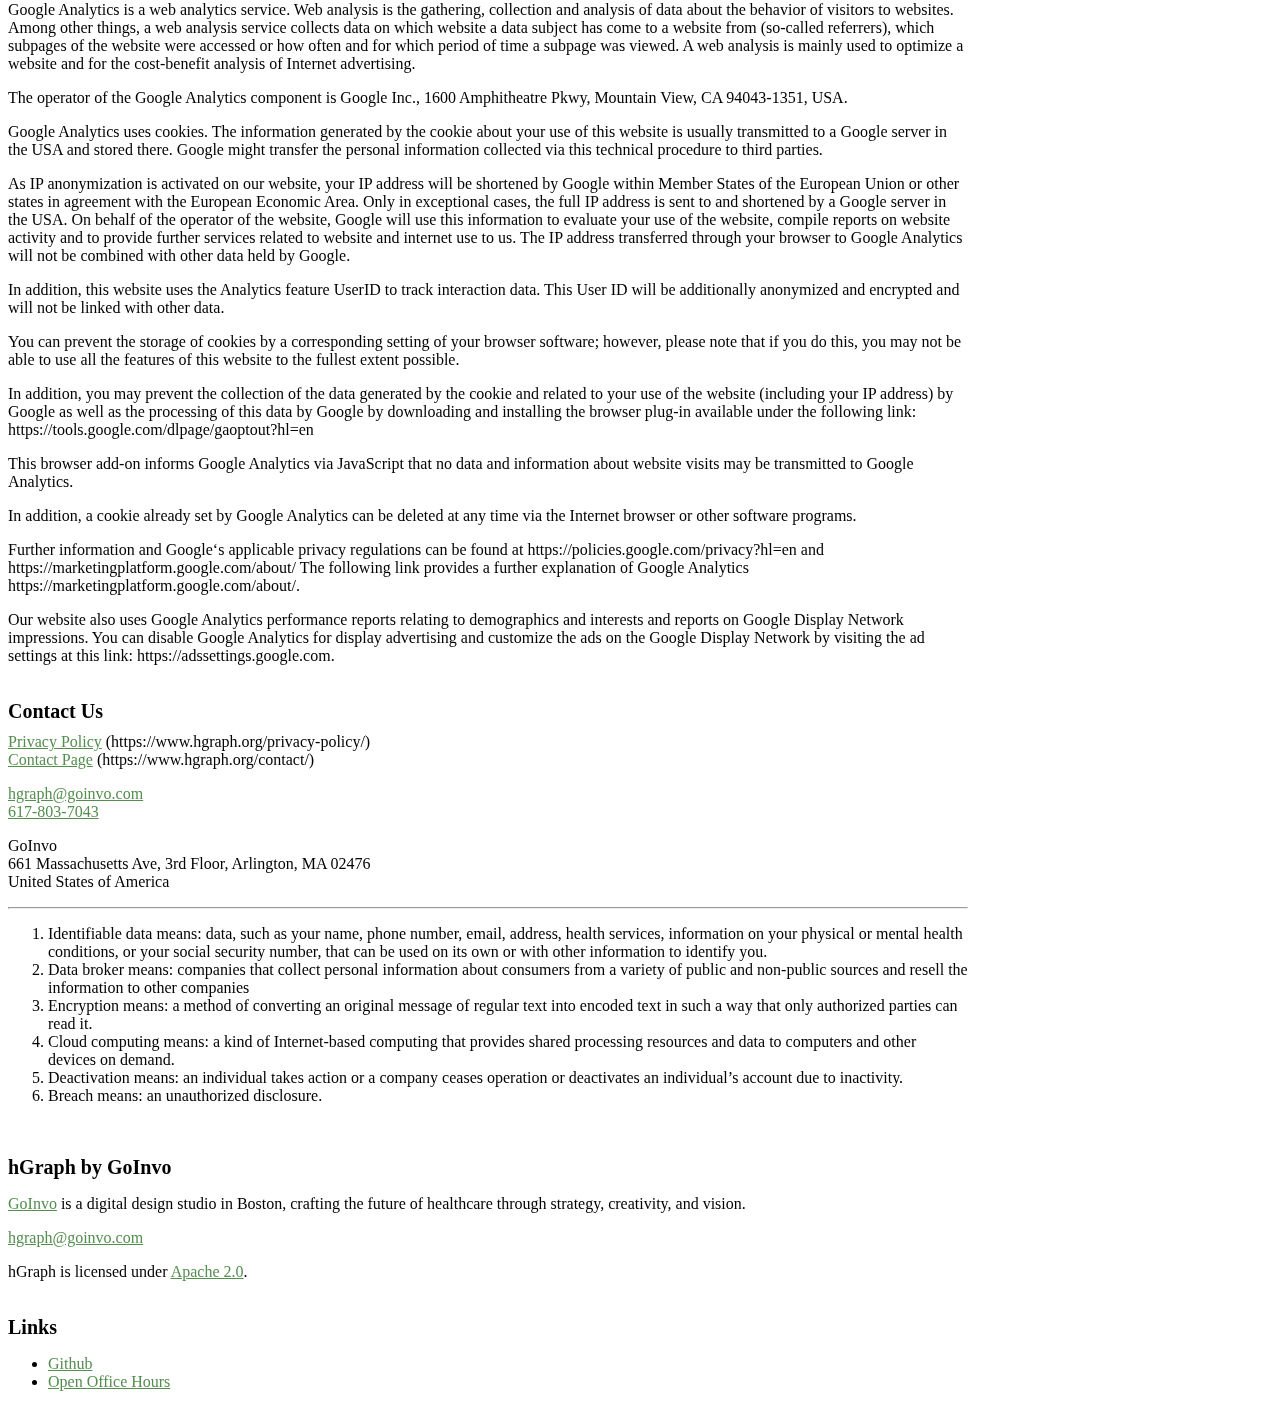
<file: privacy-policy/index.html>
<html lang="en">
  <head>
    <meta charset="utf-8">
    <meta name="viewport" content="width=device-width, initial-scale=1, shrink-to-fit=no">
    <meta name="description" content="hGraph is an open source javascript library for visualizing health data.">
    <meta name="author" content="GoInvo – Boston HealthCare Design Studio">
    <meta name="keywords" content="hgraph,health graph,healthcare visualization,patient-centric health,health score,EHR,electronic health record,hscore,healthcare software,healthcare application,GoInvo studios">
    <title>hGraph – Privacy Policy</title>

    <!-- Bootstrap core CSS -->
    <link rel="stylesheet" href="https://cdn.jsdelivr.net/npm/bootstrap@4.5.3/dist/css/bootstrap.min.css" integrity="sha384-TX8t27EcRE3e/ihU7zmQxVncDAy5uIKz4rEkgIXeMed4M0jlfIDPvg6uqKI2xXr2" crossorigin="anonymous">

    <link rel="icon" href="../favicon.ico">

    <!-- Custom styles for this template -->
    <link href="../css/product.css" rel="stylesheet">

  </head>
  <body>
    <nav class="navbar navbar-expand-lg navbar-light site-header sticky-top">
      <a class="navbar-brand" href="../">
        <svg width="29" height="25" viewBox="0 0 29 25" fill="none" xmlns="http://www.w3.org/2000/svg">
                <circle r="2.5" transform="matrix(-4.37114e-08 -1 -1 4.37114e-08 3.38281 2.90112)" fill="#EB5E43"/>
                <path fill-rule="evenodd" clip-rule="evenodd" d="M16.499 20.8245C21.0555 20.8245 24.796 17.1234 24.796 12.5002C24.796 7.87712 21.0555 4.17595 16.499 4.17595C11.9426 4.17595 8.20208 7.87712 8.20208 12.5002C8.20208 17.1234 11.9426 20.8245 16.499 20.8245ZM16.499 25.0002C23.4026 25.0002 28.999 19.4038 28.999 12.5002C28.999 5.59668 23.4026 0.000244141 16.499 0.000244141C9.59546 0.000244141 3.99902 5.59668 3.99902 12.5002C3.99902 19.4038 9.59546 25.0002 16.499 25.0002Z" fill="#9CC68A"/>
              </svg> hGraph
      </a>
      <button class="navbar-toggler" type="button" data-toggle="collapse" data-target="#navbarNavAltMarkup" aria-controls="navbarNavAltMarkup" aria-expanded="false" aria-label="Toggle navigation">
        <span class="navbar-toggler-icon"></span>
      </button>
      <div class="collapse navbar-collapse flex-row-reverse" id="navbarNavAltMarkup">
        <div class="navbar-nav">
          <a class="nav-item nav-link" href="../about/">About</a>
          <a class="nav-item nav-link" href="../demo/" target="_blank">Demo</a>
          <a class="nav-item nav-link" href="https://github.com/hgraph-os/hGraph" target="_blank">Code</a>
          <a class="nav-item nav-link" href="../contact/">Contact</a>
        </div>
      </div>
    </nav>

    <div class="d-md-flex flex-md-equal w-100 my-md-3">
      <div class="bg-light pt-3 px-3 pt-md-5 px-md-5 text-left text-dark overflow-hidden">
        <div class="my-3 py-3 container">
          <h1 id="goinvomodelprivacynotice">hGraph Model Privacy Notice</h1>
<p><strong>Note:</strong> Developers of consumer health technology or apps ("health technology developers") that collect digital health data about individuals would use this template to disclose to consumers the developer’s 
privacy and security policies. <strong>"We"</strong> refers to the health technology developer or technology product and <strong>"you/your"</strong> refers to the user/consumer of the health technology. 
</p>
<h3>We collect and use your identifiable data<sup>1</sup> to provide the primary service of the app – hGraph is a service for visualizing health data.</h3>

<h3>We do not share any identifiable<sup>1</sup> or de-identified data.</h3>

<h3>We do not sell your identifiable data<sup>1</sup> to data brokers<sup>2</sup>, marketing, advertising networks, or analytics firms.</h3>

<h3>We do not sell your data after removing identifiers to data brokers<sup>2</sup>, marketing, advertising networks, or analytics firms.</h3>

<h3 id="storehowwestoreyourdata">Store: How we store your data.</h3>
<table>
  <tr>
    <th>Stored Data</th>
    <th>Is it stored?</th>
  </tr>
  <tr>
    <td>Is your data stored on the device?</td>
    <td>Yes</td>
  </tr>
  <tr>
    <td>Is your data stored outside the device at our company or through a third party?</td>
    <td>No</td>
  </tr>
</table>

<h3 id="encryptionhowweencryptyourdata">Encryption<sup>3</sup>: How we encrypt your data.</h3>
<table>
  <tr>
    <th>Encrypted Data</th>
    <th>Is it encrypted?</th>
  </tr>
  <tr>
    <td>Does the app or technology use encryption<sup>3</sup> to encrypt your data in the device or app?</td>
    <td>Yes, by default</td>
  </tr>
  <tr>
    <td>Does the app or technology use encryption<sup>3</sup> to encrypt your data when stored on our company servers or with an outside cloud computing<sup>4</sup> services provider?</td>
    <td>N/A</td>
  </tr>
  <tr>
    <td>Does the app or technology use encryption<sup>3</sup> to encrypt your data while it is transmitted?</td>
    <td>N/A</td>
  </tr>
</table>

<h3 id="privacyhowthistechnologyaccessesotherdata">Privacy: How this technology accesses other data.</h3>
<table>
  <tr>
    <th>Other Data</th>
    <th>Is it accessed?</th>
  </tr>
  <tr>
    <td>Will this technology or app request access to other device data or applications, such as your phone’s camera, photos, or contacts?</td> 
<td>Yes, only with your permission. It connects to Apple's Health App.
</td>
</tr>
<tr>
    <td>Does this technology or app allow you to share the collected data with your social media accounts, like Facebook?</td>
    <td>No</td>
  </tr>
</table>

<h3 id="useroptionswhatyoucandowiththedatathatwecollect">User Options: What you can do with the data in the hGraph app.</h3>
<table>
  <tr>
    <td>Can you access, edit, share, or delete the data in the hGraph app?</td>
    <td>Yes, you can access your data. To edit, share, or delete data, use Apple's Health app.</td>
  </tr>
</table>

<h3>Deactivation<sup>5</sup>: What happens to your data when your account is deactivated.</h3>
<p>When your account is deactivated/terminated by you or the company, your data is deleted immediately.</p>

<h3 id="policychangeshowwewillnotifyyouifourprivacypolicychanges">Policy Changes: How we will notify you if our privacy policy changes.</h3>
<p>Changes to the Privacy Policy will be posted to the hGraph website.</p>

<h3>Breach<sup>6</sup>: How we will notify you and protect your data in case of an improper disclosure.</h3>
<p>GoInvo complies with all applicable laws regarding breaches.</p>

<h3>Google Analytics</h3>
<p>We have integrated the component Google Analytics on this website.</p>

<p>Google Analytics is a web analytics service. Web analysis is the gathering, collection and analysis of data about the behavior of visitors to websites. Among other things, a web analysis service collects data on which website a data subject has come to a website from (so-called referrers), which subpages of the website were accessed or how often and for which period of time a subpage was viewed. A web analysis is mainly used to optimize a website and for the cost-benefit analysis of Internet advertising.</p>

<p>The operator of the Google Analytics component is Google Inc., 1600 Amphitheatre Pkwy, Mountain View, CA 94043-1351, USA.</p>

<p>Google Analytics uses cookies. The information generated by the cookie about your use of this website is usually transmitted to a Google server in the USA and stored there. Google might transfer the personal information collected via this technical procedure to third parties.</p>

<p>As IP anonymization is activated on our website, your IP address will be shortened by Google within Member States of the European Union or other states in agreement with the European Economic Area. Only in exceptional cases, the full IP address is sent to and shortened by a Google server in the USA. On behalf of the operator of the website, Google will use this information to evaluate your use of the website, compile reports on website activity and to provide further services related to website and internet use to us. The IP address transferred through your browser to Google Analytics will not be combined with other data held by Google.</p>

<p>In addition, this website uses the Analytics feature UserID to track interaction data. This User ID will be additionally anonymized and encrypted and will not be linked with other data.</p>

<p>You can prevent the storage of cookies by a corresponding setting of your browser software; however, please note that if you do this, you may not be able to use all the features of this website to the fullest extent possible.</p>

<p>In addition, you may prevent the collection of the data generated by the cookie and related to your use of the website (including your IP address) by Google as well as the processing of this data by Google by downloading and installing the browser plug-in available under the following link: https://tools.google.com/dlpage/gaoptout?hl=en</p>

<p>This browser add-on informs Google Analytics via JavaScript that no data and information about website visits may be transmitted to Google Analytics.</p>

<p>In addition, a cookie already set by Google Analytics can be deleted at any time via the Internet browser or other software programs.</p>

<p>Further information and Google‘s applicable privacy regulations can be found at https://policies.google.com/privacy?hl=en and https://marketingplatform.google.com/about/ The following link provides a further explanation of Google Analytics https://marketingplatform.google.com/about/.</p>

<p>Our website also uses Google Analytics performance reports relating to demographics and interests and reports on Google Display Network impressions. You can disable Google Analytics for display advertising and customize the ads on the Google Display Network by visiting the ad settings at this link: https://adssettings.google.com.</p>

<h3 id="contactus">Contact Us</h3>
<div><a href="https://www.hgraph.org/privacy-policy/">Privacy Policy</a> (https://www.hgraph.org/privacy-policy/)<br></div>
<div><a href="https://www.hgraph.org/contact/">Contact Page</a> (https://www.hgraph.org/contact/)<br></div>
<p><a href="mailto:hgraph@goinvo.com">hgraph@goinvo.com</a><br />
<a href="tel:617-803-7043">617-803-7043</a></p>
<p>GoInvo<br />
661 Massachusetts Ave, 3rd Floor, Arlington, MA 02476<br />
United States of America</p>

<hr />

			<p>
				<ol>
					<li>Identifiable data means: data, such as your name, phone number, email, address, health services, information on your physical or mental health conditions, or your social security number, that can be used on its own or with other information to identify you.</li>
					<li>Data broker means: companies that collect personal information about consumers from a variety of public and non-public sources and resell the information to other companies</li>
					<li>Encryption means: a method of converting an original message of regular text into encoded text in such a way that only authorized parties can read it.</li>
					<li>Cloud computing means: a kind of Internet-based computing that provides shared processing resources and data to computers and other devices on demand.</li>
					<li>Deactivation means: an individual takes action or a company ceases operation or deactivates an individual’s account due to inactivity.</li>
					<li>Breach means: an unauthorized disclosure.</li>
				</ol>
			</p>
        </div>
      </div>
    </div>

    <footer class="container py-5">
      <div class="row">
        <!-- <div class="col-1">
          <svg width="25" height="25" viewBox="0 0 25 25" fill="none" xmlns="http://www.w3.org/2000/svg">
            <path fill-rule="evenodd" clip-rule="evenodd" d="M12.5 20.8243C17.0564 20.8243 20.7969 17.1231 20.7969 12.5C20.7969 7.87687 17.0564 4.1757 12.5 4.1757C7.94355 4.1757 4.20306 7.87687 4.20306 12.5C4.20306 17.1231 7.94355 20.8243 12.5 20.8243ZM12.5 25C19.4036 25 25 19.4036 25 12.5C25 5.59644 19.4036 0 12.5 0C5.59644 0 0 5.59644 0 12.5C0 19.4036 5.59644 25 12.5 25Z" fill="#9CC68A"/>
          </svg>
        </div> -->
        <div class="col-6 col-md">
          <h3>hGraph by GoInvo</h3>
          <p><a href="https://www.goinvo.com" target="_blank">GoInvo</a> is a digital design studio in Boston, crafting the future of healthcare through strategy, creativity, and vision.</p>

          <p><a href="mailto:hgraph@goinvo.com" target="_blank">hgraph@goinvo.com</a></p>

          <p>hGraph is licensed under <a href="https://github.com/hgraph-os/hGraph/blob/master/LICENSE" target="_blank">Apache 2.0</a>.</p>
        </div>
        <div class="col-6 col-md">
          <h3>Links</h3>
          <ul class="list-unstyled text-small">
            <li><a href="https://github.com/hgraph-os/hGraph" target="_blank">Github</a></li>
            <li><a href="https://calendly.com/goinvo/hgraph-open-office-hours" target="_blank">Open Office Hours</a></li>
            <!-- <li><a href="#">Privacy</a></li>
            <li><a href="#">Terms</a></li> -->
          </ul>
        </div>
      </div>
    </footer>

    <script src="https://code.jquery.com/jquery-3.5.1.slim.min.js" integrity="sha384-DfXdz2htPH0lsSSs5nCTpuj/zy4C+OGpamoFVy38MVBnE+IbbVYUew+OrCXaRkfj" crossorigin="anonymous"></script>

    <script>window.jQuery || document.write('<script src="../js/jquery-3.5.1.min.js"><\/script>')</script>
    <script src="https://cdn.jsdelivr.net/npm/bootstrap@4.5.3/dist/js/bootstrap.bundle.min.js" integrity="sha384-ho+j7jyWK8fNQe+A12Hb8AhRq26LrZ/JpcUGGOn+Y7RsweNrtN/tE3MoK7ZeZDyx" crossorigin="anonymous"></script>

    <script type="text/javascript">
      var _gaq = _gaq || [];
      _gaq.push(['_setAccount', 'UA-10273473-8']);
      _gaq.push(['_trackPageview']);

      (function() {
        var ga = document.createElement('script'); ga.type = 'text/javascript'; ga.async = true;
        ga.src = ('https:' == document.location.protocol ? 'https://ssl' : 'http://www') + '.google-analytics.com/ga.js';
        var s = document.getElementsByTagName('script')[0]; s.parentNode.insertBefore(ga, s);
      })();
    </script>

  </body>
</html>
</file>
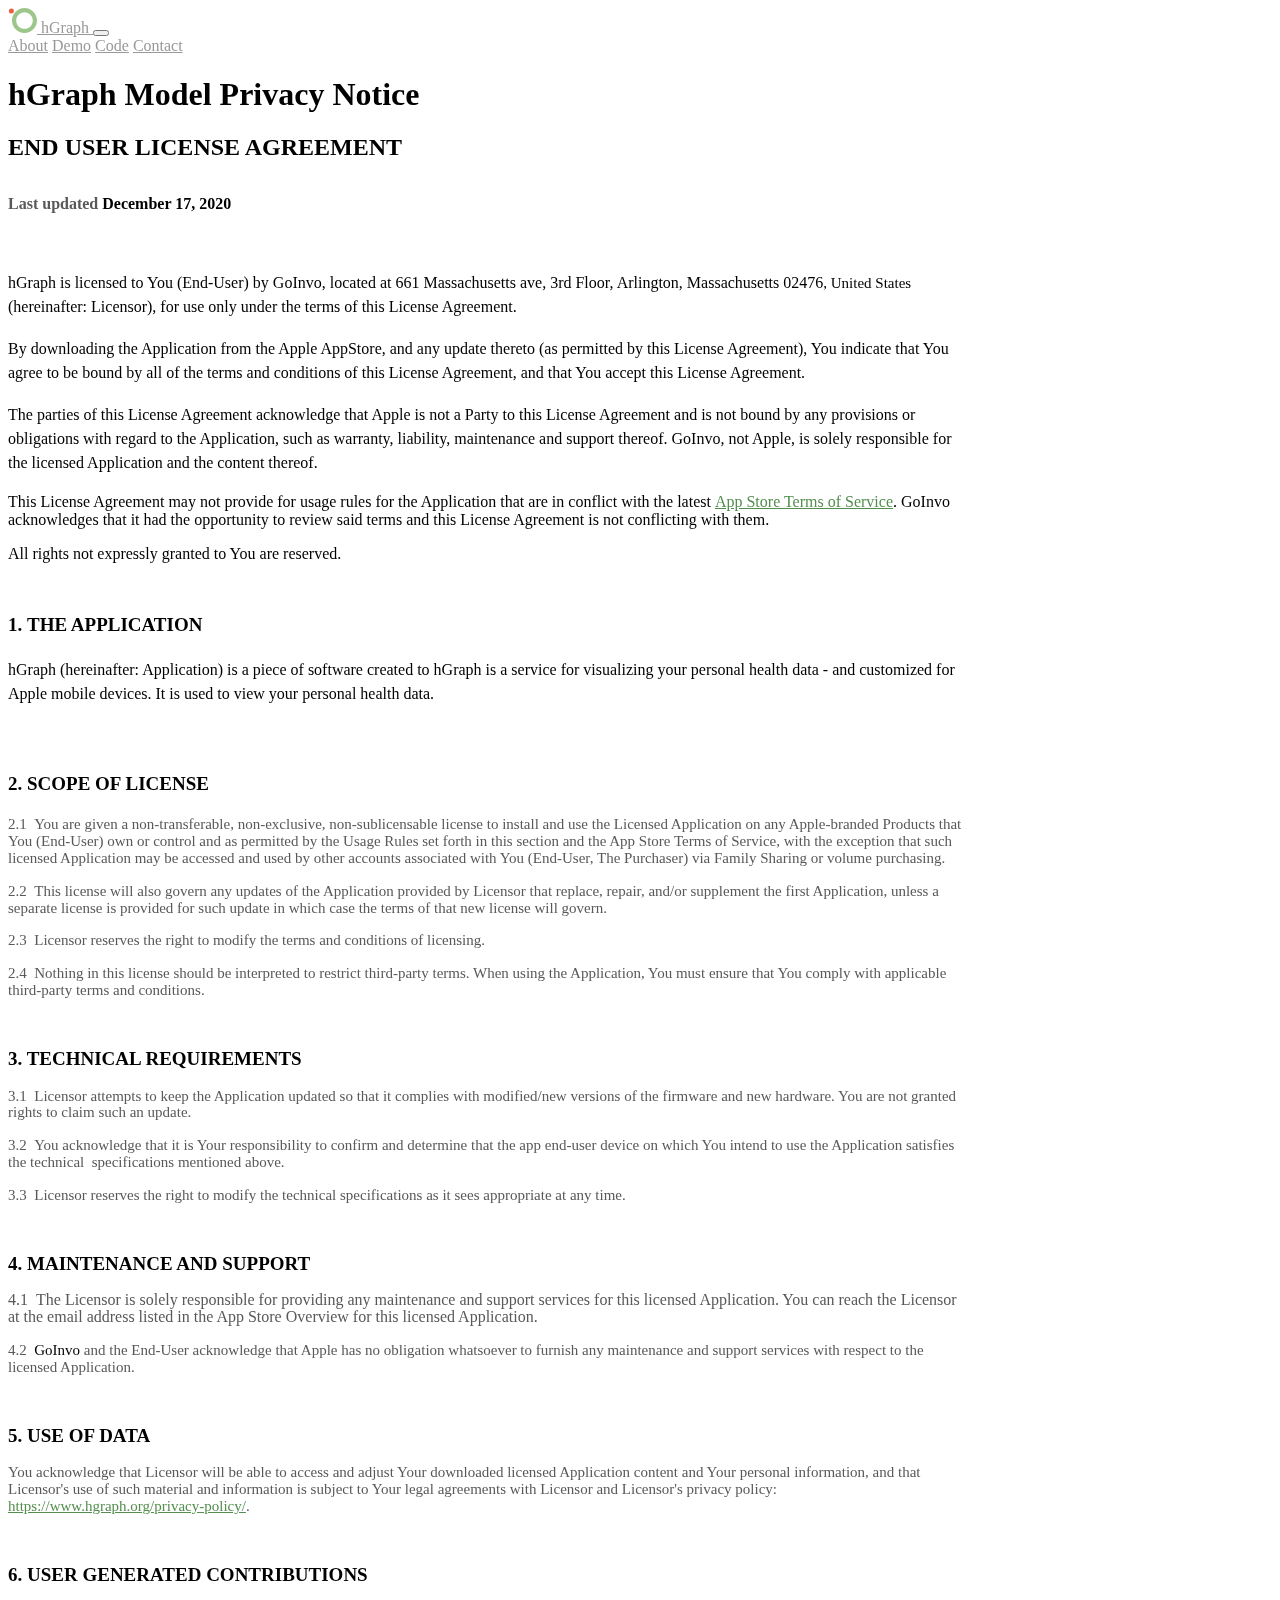
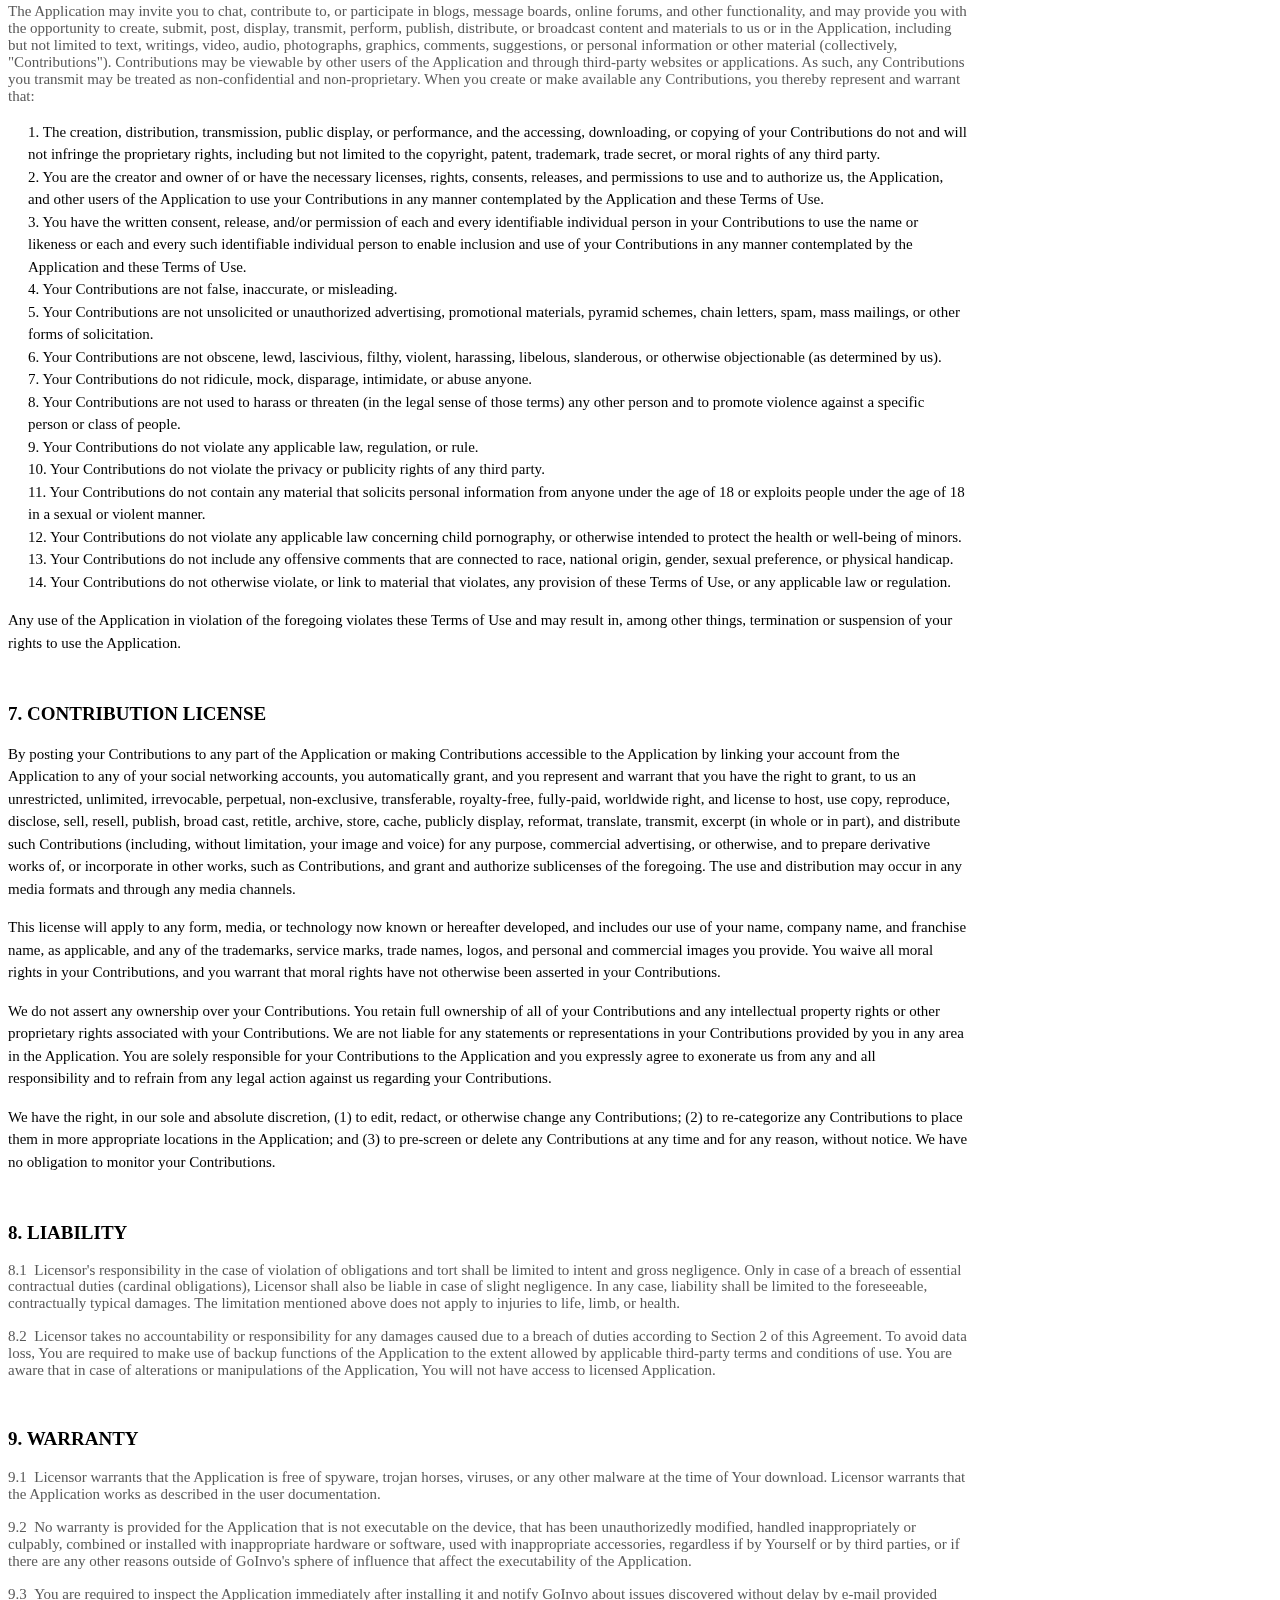
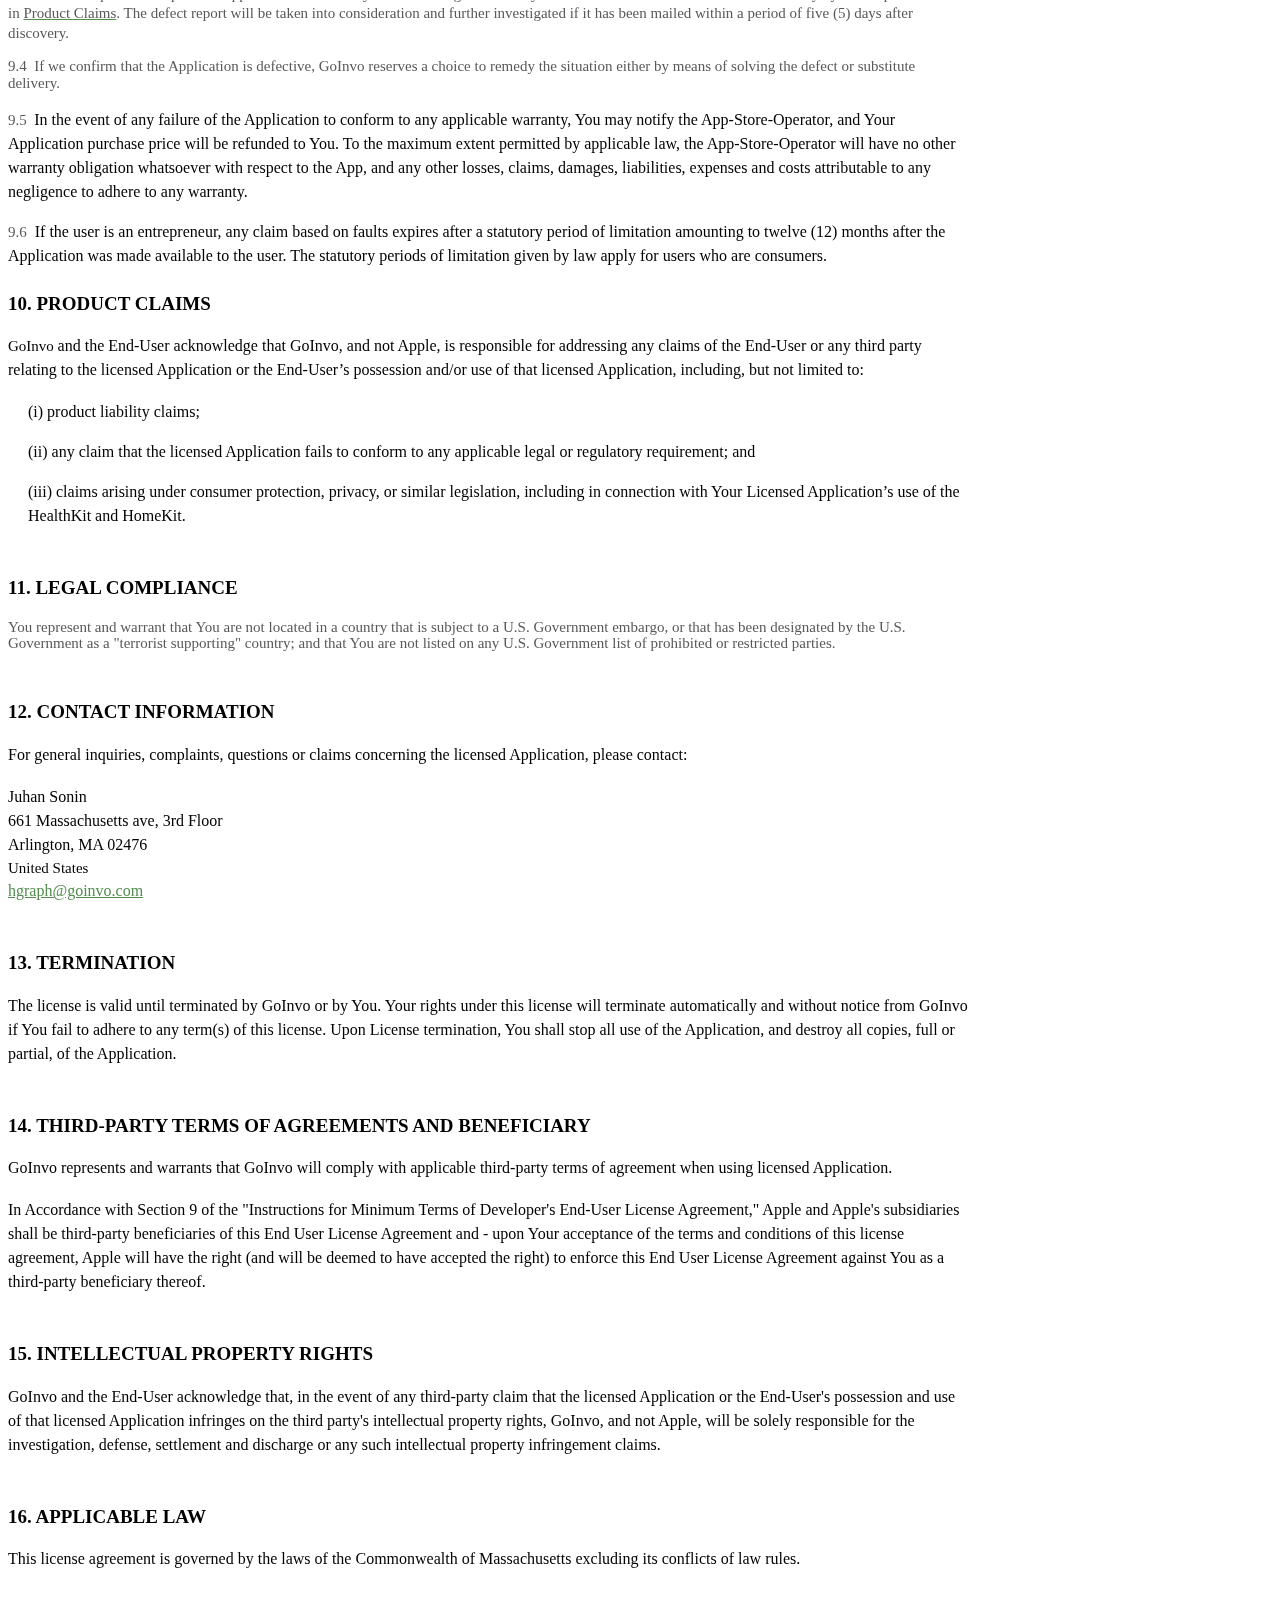
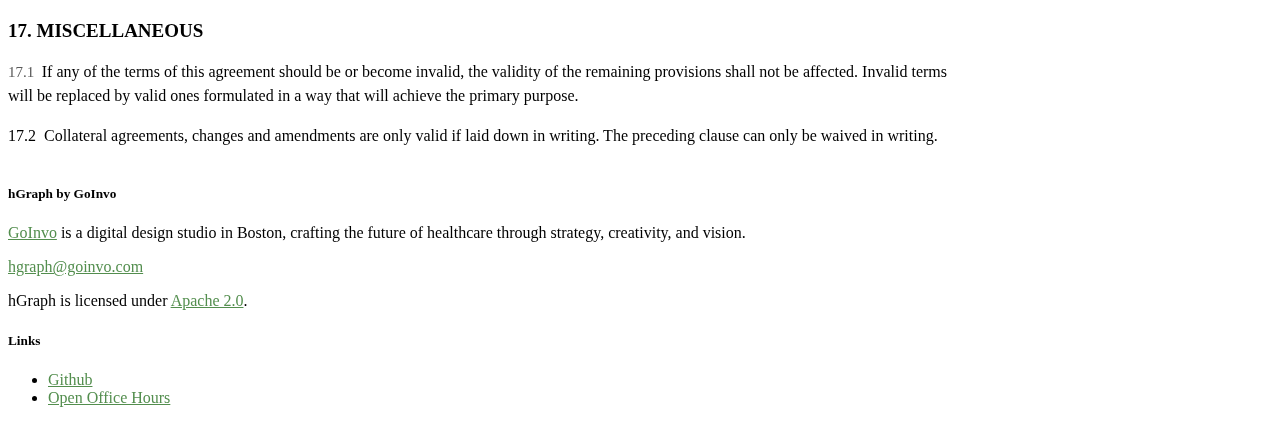
<file: terms-of-use/index.html>
<html lang="en">
  <head>
    <meta charset="utf-8">
    <meta name="viewport" content="width=device-width, initial-scale=1, shrink-to-fit=no">
    <meta name="description" content="hGraph is an open source javascript library for visualizing health data.">
    <meta name="author" content="GoInvo – Boston HealthCare Design Studio">
    <meta name="keywords" content="hgraph,health graph,healthcare visualization,patient-centric health,health score,EHR,electronic health record,hscore,healthcare software,healthcare application,GoInvo studios">
    <title>hGraph – Terms of Use</title>

    <!-- Bootstrap core CSS -->
    <link rel="stylesheet" href="https://cdn.jsdelivr.net/npm/bootstrap@4.5.3/dist/css/bootstrap.min.css" integrity="sha384-TX8t27EcRE3e/ihU7zmQxVncDAy5uIKz4rEkgIXeMed4M0jlfIDPvg6uqKI2xXr2" crossorigin="anonymous">

    <link rel="icon" href="../favicon.ico">

    <!-- Custom styles for this template -->
    <link href="../css/product.css" rel="stylesheet">

  </head>
  <body>
    <nav class="navbar navbar-expand-lg navbar-light site-header sticky-top">
      <a class="navbar-brand" href="../">
        <svg width="29" height="25" viewBox="0 0 29 25" fill="none" xmlns="http://www.w3.org/2000/svg">
                <circle r="2.5" transform="matrix(-4.37114e-08 -1 -1 4.37114e-08 3.38281 2.90112)" fill="#EB5E43"/>
                <path fill-rule="evenodd" clip-rule="evenodd" d="M16.499 20.8245C21.0555 20.8245 24.796 17.1234 24.796 12.5002C24.796 7.87712 21.0555 4.17595 16.499 4.17595C11.9426 4.17595 8.20208 7.87712 8.20208 12.5002C8.20208 17.1234 11.9426 20.8245 16.499 20.8245ZM16.499 25.0002C23.4026 25.0002 28.999 19.4038 28.999 12.5002C28.999 5.59668 23.4026 0.000244141 16.499 0.000244141C9.59546 0.000244141 3.99902 5.59668 3.99902 12.5002C3.99902 19.4038 9.59546 25.0002 16.499 25.0002Z" fill="#9CC68A"/>
              </svg> hGraph
      </a>
      <button class="navbar-toggler" type="button" data-toggle="collapse" data-target="#navbarNavAltMarkup" aria-controls="navbarNavAltMarkup" aria-expanded="false" aria-label="Toggle navigation">
        <span class="navbar-toggler-icon"></span>
      </button>
      <div class="collapse navbar-collapse flex-row-reverse" id="navbarNavAltMarkup">
        <div class="navbar-nav">
          <a class="nav-item nav-link" href="../about/">About</a>
          <a class="nav-item nav-link" href="../demo/" target="_blank">Demo</a>
          <a class="nav-item nav-link" href="https://github.com/hgraph-os/hGraph" target="_blank">Code</a>
          <a class="nav-item nav-link" href="../contact/">Contact</a>
        </div>
      </div>
    </nav>

    <div class="d-md-flex flex-md-equal w-100 my-md-3">
      <div class="bg-light pt-3 px-3 pt-md-5 px-md-5 text-left text-dark overflow-hidden">
        <div class="my-3 py-3 container">
          <h1 id="goinvomodelprivacynotice">hGraph Model Privacy Notice</h1>

          

      <div data-custom-class="body">
      <div style="text-align: left;"><div class="MsoNormal" style="text-align: left; line-height: 150%;"><div class="MsoNormal" style="line-height:150%;"><a name="_2cipo4yr3w5d"></a><div class="MsoNormal" style="line-height: 22.5px;"><div class="MsoNormal" style="line-height: 150%;"><a name="_gm5sejt4p02f"></a><div><h2>END USER LICENSE AGREEMENT</h2></div><div class="MsoNormal" style="line-height: 22.5px; text-align: left;"><a name="_7m5b3xg56u7y"></a></div></div></div><div class="MsoNormal" style="line-height: 17.25px; text-align: left;"><br></div><div class="MsoNormal" style="line-height: 17.25px; text-align: left;"><span style="line-height: 16.8667px;"><strong><span data-custom-class="body_text"><span style="color: rgb(89, 89, 89);">Last updated</span> </span></strong><bdt class="question"><strong><span data-custom-class="body_text">December 17, 2020</span></strong></bdt></span></div><div class="MsoNormal" style="line-height: 17.25px; text-align: left;"><br></div><div class="MsoNormal" style="line-height: 17.25px; text-align: left;"><span style="line-height: 16.8667px;"><br></span></div></div></div><div class="MsoNormal" style="text-align: left; line-height: 150%;"><br></div><div class="MsoNormal" style="text-align: left; line-height: 150%;"><div class="MsoNormal" data-custom-class="heading_1" style="line-height: 115%;"><a name="_a7mwfgcrtsqn"></a></div><div class="MsoNormal" data-custom-class="body_text" style="line-height: 1.5;"><span style="mso-themecolor:text1;
mso-themetint:166;"><bdt class="question">hGraph</bdt> is licensed to You (End-User) by <bdt class="question">GoInvo</bdt>, located at <bdt class="question">661 Massachusetts ave, 3rd Floor</bdt>,<bdt class="block-component"></bdt> <bdt class="question">Arlington</bdt>, <bdt class="block-component"></bdt><bdt class="question">Massachusetts</bdt><bdt class="block-component"></bdt> <bdt class="question">02476</bdt><span style="font-size: 15px;"><bdt class="block-component"></bdt><bdt class="block-component"></bdt>, <bdt class="question">United States</bdt><bdt class="statement-end-if-in-editor"></bdt><bdt class="block-component"></bdt></span> (hereinafter: Licensor), for use only under the terms of this License Agreement.</span></div></div><div class="MsoNormal" ><br></div><div class="MsoNormal" style="text-align: left; line-height: 150%;"><div class="MsoNormal" data-custom-class="body_text" style="line-height: 1.5;"><span>By downloading the Application from the Apple AppStore, and any update thereto (as permitted by this License Agreement), You indicate that You agree to be bound by all of the terms and conditions of this License Agreement, and that You accept this License Agreement.</span></div></div><div class="MsoNormal" ><br></div><div class="MsoNormal" style="text-align: left; line-height: 150%;"><div class="MsoNormal" data-custom-class="body_text"><span>The parties of this License Agreement acknowledge that Apple is not a Party to this License Agreement and is not bound by any provisions or obligations with regard to the Application, such as warranty, liability, maintenance and support thereof. <bdt class="question">GoInvo</bdt>, not Apple, is solely responsible for the licensed Application and the content thereof.</span></div></div><div class="MsoNormal" ><br></div><div><div><bdt data-type="conditional-block"><span><bdt data-type="body"><span>This License Agreement may not provide for usage rules for the Application that are in conflict with the latest</span></bdt></span> </bdt><span style="color: rgb(89, 89, 89);"><a data-custom-class="link" href="https://www.apple.com/legal/internet-services/itunes/us/terms.html" rel="noopener noreferrer" target="_blank"><bdt data-type="conditional-block"><span><bdt data-type="body"><span>App Store Terms of Service</span></bdt></span></bdt></a></span><bdt data-type="conditional-block"><span><bdt data-type="body"><span>. <bdt class="question">GoInvo</bdt> acknowledges that it had the opportunity to review said terms and this License Agreement is not conflicting with them.</span></bdt></span></bdt></div><div class="MsoNormal" data-custom-class="body_text" style="line-height: 1;"><br></div><div class="MsoNormal" data-custom-class="body_text"><bdt data-type="conditional-block"><span><span>All rights not expressly granted to You are reserved.</span></bdt></span></bdt></div><div class="MsoNormal" style="line-height: 1.5;"><br></div><div class="MsoNormal" style="line-height: 1.5;"><br></div><div class="MsoNormal" data-custom-class="heading_1" style="line-height: 1.5;"><a name="_4rd71iod99ud"></a><strong><span ><span style="font-size: 19px;"><strong>1.</strong><strong> THE APPLICATION</strong></span></span></strong></div></div><div class="MsoNormal" ><br></div><div class="MsoNormal" style="text-align: left; line-height: 150%;"><div class="MsoNormal" data-custom-class="body_text" style="line-height: 1.5;"><span><span><bdt class="question">hGraph</bdt></span> (hereinafter: Application) is a piece of software created to <bdt class="question">hGraph is a service for visualizing your personal health data</bdt> - and customized for Apple mobile devices. It is used to <bdt class="question">view your personal health data.</bdt><bdt class="block-component"></bdt></span></span></div><div class="MsoNormal" data-custom-class="body_text" style="line-height: 1.1;"><span><span><bdt class="statement-end-if-in-editor"><bdt class="block-component"></bdt><bdt class="block-component"></span></bdt></div><div class="MsoNormal" data-custom-class="body_text" style="line-height: 1;"><br></div><div class="MsoNormal" data-custom-class="body_text" style="line-height: 1.5;"><bdt class="question"></bdt><bdt class="block-component"></bdt><bdt class="statement-end-if-in-editor"></bdt></span></span></div><div class="MsoNormal" style="line-height: 1.5;"><br></div><div class="MsoNormal" style="line-height: 1.5;"><br></div><div class="MsoNormal" data-custom-class="heading_1" style="line-height: 1.5;"><a name="_vhkegautf00d"></a><strong><span ><strong><span ><span style="font-size: 19px;"><strong>2. SCOPE OF LICENSE</strong></span></span></strong></span></strong></div><div class="MsoNormal" style="line-height: 115%;"><span style="font-size: 15px;"><span style="line-height: 16.8667px; color: rgb(89, 89, 89);"><span style="line-height: 16.8667px; color: rgb(89, 89, 89);"></span></span> <bdt class="block-component"></bdt></span></div></div><div class="MsoNormal" ><br></div><div class="MsoNormal" style="text-align: left; line-height: 150%;"><div class="MsoNormal" data-custom-class="body_text" style="line-height: 1.5;"><span style="font-size: 15px;"><span style="line-height: 16.8667px; color: rgb(89, 89, 89);"><span style="line-height: 16.8667px; color: rgb(89, 89, 89);"><bdt class="block-container if" data-type="if" id="8d4c883b-bc2c-f0b4-da3e-6d0ee51aca13"><bdt data-type="conditional-block"><bdt data-type="body"><span style="color: rgb(89, 89, 89);"><bdt class="block-container if" data-type="if" id="8d4c883b-bc2c-f0b4-da3e-6d0ee51aca13"><bdt data-type="conditional-block"><bdt data-type="body"><span style="color: rgb(89, 89, 89);">2.1  You are given a non-transferable, non-exclusive, non-sublicensable license to install and use the Licensed Application on any Apple-branded Products that You (End-User) own or control and as permitted by the Usage Rules set forth in this section and the App Store Terms of Service, with the exception that such licensed Application may be accessed and used by other accounts associated with You (End-User, The Purchaser) via Family Sharing or volume purchasing.</span></bdt></bdt></bdt></span></bdt></bdt></bdt></span><span><span><bdt class="statement-end-if-in-editor"><bdt class="block-component"></bdt></bdt></span></span></span></span></div><div class="MsoNormal" data-custom-class="body_text" style="line-height: 1;"><br></div><div class="MsoNormal" data-custom-class="body_text" style="line-height: 1.5;"><span style="font-size: 15px;"><span style="line-height: 16.8667px; color: rgb(89, 89, 89);"><span style="line-height: 16.8667px; color: rgb(89, 89, 89);">2<bdt class="block-container if" data-type="if" id="8d4c883b-bc2c-f0b4-da3e-6d0ee51aca13"><bdt data-type="conditional-block"><bdt data-type="body"><span style="color: rgb(89, 89, 89);">.<bdt class="block-container if" data-type="if" id="8d4c883b-bc2c-f0b4-da3e-6d0ee51aca13"><bdt data-type="conditional-block"><bdt data-type="body"><span style="color: rgb(89, 89, 89);">2  This license will also govern any updates of the Application provided by Licensor that replace, repair, and/or supplement the first Application, unless a separate license is provided for such update in which case the terms of that new license will govern.</span></bdt></bdt></bdt></span></bdt></bdt></bdt></span><span style="line-height:115%;mso-themecolor:text1;
mso-themetint:166;"><span><bdt class="statement-end-if-in-editor"><bdt class="block-component"></bdt></span></span></span></span><bdt class="block-component"><bdt class="block-component"></bdt></span><bdt class="block-component"><bdt class="block-component"></bdt></bdt></span></bdt></bdt></bdt></span></bdt></bdt></bdt></span></span></span></span></bdt></bdt></bdt></span></bdt></bdt></bdt></span></span></span></div><div class="MsoNormal" data-custom-class="body_text" style="line-height: 1;"><br></div><div class="MsoNormal" data-custom-class="body_text" style="line-height: 1.5;"><span style="font-size: 15px;"><span style="line-height: 16.8667px; color: rgb(89, 89, 89);"><span style="line-height: 16.8667px; color: rgb(89, 89, 89);">2<bdt class="block-container if" data-type="if" id="8d4c883b-bc2c-f0b4-da3e-6d0ee51aca13"><bdt data-type="conditional-block"><bdt data-type="body"><span style="color: rgb(89, 89, 89);">.<bdt class="block-container if" data-type="if" id="8d4c883b-bc2c-f0b4-da3e-6d0ee51aca13"><bdt data-type="conditional-block"><bdt data-type="body"><span style="color: rgb(89, 89, 89);">3  Licensor reserves the right to modify the terms and conditions of licensing.<span style="line-height: 16.8667px; color: rgb(89, 89, 89);"><bdt class="statement-end-if-in-editor"><bdt class="block-component"></bdt></bdt></span></span></bdt></bdt></bdt></span></bdt></bdt></bdt></span></span></span></div><div class="MsoNormal" data-custom-class="body_text" style="line-height: 1;"><br></div><div class="MsoNormal" data-custom-class="body_text" style="line-height: 1.5;"><span style="font-size: 15px;"><span style="line-height: 16.8667px; color: rgb(89, 89, 89);"><span style="line-height: 16.8667px; color: rgb(89, 89, 89);">2<bdt class="block-container if" data-type="if" id="8d4c883b-bc2c-f0b4-da3e-6d0ee51aca13"><bdt data-type="conditional-block"><bdt data-type="body"><span style="color: rgb(89, 89, 89);">.<bdt class="block-container if" data-type="if" id="8d4c883b-bc2c-f0b4-da3e-6d0ee51aca13"><bdt data-type="conditional-block"><bdt data-type="body"><span style="color: rgb(89, 89, 89);">4  Nothing in this license should be interpreted to restrict third-party terms. When using the Application, You must ensure that You comply with applicable third-party terms and conditions.<span style="line-height: 16.8667px; color: rgb(89, 89, 89);"><bdt class="statement-end-if-in-editor"></bdt></span><span style="font-size: 15px;"><span style="line-height: 16.8667px; color: rgb(89, 89, 89);"><span style="line-height: 16.8667px; color: rgb(89, 89, 89);"><bdt class="block-container if" data-type="if" id="8d4c883b-bc2c-f0b4-da3e-6d0ee51aca13"><bdt data-type="conditional-block"><bdt data-type="body"><span style="color: rgb(89, 89, 89);"><bdt class="block-container if" data-type="if" id="8d4c883b-bc2c-f0b4-da3e-6d0ee51aca13"><bdt data-type="conditional-block"><bdt data-type="body"><span style="color: rgb(89, 89, 89);"><span style="color: rgb(89, 89, 89); font-size: 14.6667px;"></span></span></bdt></bdt></bdt></span></bdt></bdt></bdt></span></span></span></span></bdt></bdt></bdt></span></bdt></bdt></bdt></span></span></span></div></div><div class="MsoNormal" style="text-align: left; line-height: 1.5;"><br></div><div class="MsoNormal" style="text-align: left; line-height: 150%;"><div class="MsoNormal" style="line-height: 1.5;"><br></div><div class="MsoNormal" data-custom-class="heading_1" style="line-height: 17.25px;"><strong><span style="line-height: 24.5333px; font-size: 19px;"><strong><span ><strong><span ><span style="font-size: 19px;"><strong>3. TECHNICAL REQUIREMENTS</strong></span></span></strong></span></strong></span></strong></div><div class="MsoNormal" style="line-height:115%;"><span style="font-size: 15px;"><bdt class="block-component"><bdt class="block-component"></bdt></bdt></span></span></bdt></bdt></bdt></span></bdt></bdt></bdt></span></span></span></div><div class="MsoNormal" style="line-height: 1;"><br></div><div class="MsoNormal" data-custom-class="body_text" style="line-height: 1.5;"><span style="font-size: 15px;"><span style="line-height: 16.8667px; color: rgb(89, 89, 89);"><span style="line-height: 16.8667px; color: rgb(89, 89, 89);"><bdt class="block-container if" data-type="if" id="8d4c883b-bc2c-f0b4-da3e-6d0ee51aca13"><bdt data-type="conditional-block"><bdt data-type="body"><span style="color: rgb(89, 89, 89);">3.<bdt class="block-container if" data-type="if" id="8d4c883b-bc2c-f0b4-da3e-6d0ee51aca13"><bdt data-type="conditional-block"><bdt data-type="body"><span style="color: rgb(89, 89, 89);">1  Licensor attempts to keep the Application updated so that it complies with modified/new versions of the firmware and new hardware. You are not granted rights to claim such an update.<span style="font-size: 15px;"><span style="line-height: 16.8667px; color: rgb(89, 89, 89);"><span style="line-height: 16.8667px; color: rgb(89, 89, 89);"><bdt class="block-container if" data-type="if" id="8d4c883b-bc2c-f0b4-da3e-6d0ee51aca13"><bdt data-type="conditional-block"><bdt data-type="body"><span style="color: rgb(89, 89, 89);"><bdt class="block-container if" data-type="if" id="8d4c883b-bc2c-f0b4-da3e-6d0ee51aca13"><bdt data-type="conditional-block"><bdt data-type="body"><span style="color: rgb(89, 89, 89);"><span style="font-size: 15px;"><bdt class="statement-end-if-in-editor"><bdt class="statement-end-if-in-editor"><bdt class="block-component"></bdt></bdt></bdt></span></span></bdt></bdt></bdt></span></bdt></bdt></bdt></span></span></span></span></bdt></bdt></bdt></span></bdt></bdt></bdt></span></span></span></div><div class="MsoNormal" style="line-height: 1;"><br></div><div class="MsoNormal" data-custom-class="body_text" style="line-height: 1.5;"><span style="font-size: 15px;"><span style="line-height: 16.8667px; color: rgb(89, 89, 89);"><span style="line-height: 16.8667px; color: rgb(89, 89, 89);"><bdt class="block-container if" data-type="if" id="8d4c883b-bc2c-f0b4-da3e-6d0ee51aca13"><bdt data-type="conditional-block"><bdt data-type="body"><span style="color: rgb(89, 89, 89);">3.<bdt class="block-container if" data-type="if" id="8d4c883b-bc2c-f0b4-da3e-6d0ee51aca13"><bdt data-type="conditional-block"><bdt data-type="body"><span style="color: rgb(89, 89, 89);">2  You acknowledge that it is Your responsibility to confirm and determine that the app end-user device on which You intend to use the Application satisfies the technical  specifications mentioned above.<span style="font-size: 15px;"><span style="line-height: 16.8667px; color: rgb(89, 89, 89);"><span style="line-height: 16.8667px; color: rgb(89, 89, 89);"><bdt class="block-container if" data-type="if" id="8d4c883b-bc2c-f0b4-da3e-6d0ee51aca13"><bdt data-type="conditional-block"><bdt data-type="body"><span style="color: rgb(89, 89, 89);"><bdt class="block-container if" data-type="if" id="8d4c883b-bc2c-f0b4-da3e-6d0ee51aca13"><bdt data-type="conditional-block"><bdt data-type="body"><span style="color: rgb(89, 89, 89);"><span style="font-size: 15px;"><span style="line-height: 16.8667px; color: rgb(89, 89, 89);"><span style="line-height: 16.8667px; color: rgb(89, 89, 89);"><bdt class="block-container if" data-type="if" id="8d4c883b-bc2c-f0b4-da3e-6d0ee51aca13"><bdt data-type="conditional-block"><bdt data-type="body"><span style="color: rgb(89, 89, 89);"><bdt class="block-container if" data-type="if" id="8d4c883b-bc2c-f0b4-da3e-6d0ee51aca13"><bdt data-type="conditional-block"><bdt data-type="body"><span style="color: rgb(89, 89, 89);"><span style="font-size: 15px;"><bdt class="statement-end-if-in-editor"><bdt class="statement-end-if-in-editor"><bdt class="statement-end-if-in-editor"><bdt class="block-component"></bdt></bdt></bdt></bdt></span></span></bdt></bdt></bdt></span></bdt></bdt></bdt></span></span></span></span></bdt></bdt></bdt></span></bdt></bdt></bdt></span></span></span></span></bdt></bdt></bdt></span></bdt></bdt></bdt></span></span></span></div><div class="MsoNormal" style="line-height: 1;"><br></div><div class="MsoNormal" data-custom-class="body_text" style="line-height: 1.5;"><span style="font-size: 15px;"><span style="line-height: 16.8667px; color: rgb(89, 89, 89);"><span style="line-height: 16.8667px; color: rgb(89, 89, 89);"><bdt class="block-container if" data-type="if" id="8d4c883b-bc2c-f0b4-da3e-6d0ee51aca13"><bdt data-type="conditional-block"><bdt data-type="body"><span style="color: rgb(89, 89, 89);">3.<bdt class="block-container if" data-type="if" id="8d4c883b-bc2c-f0b4-da3e-6d0ee51aca13"><bdt data-type="conditional-block"><bdt data-type="body"><span style="color: rgb(89, 89, 89);">3  Licensor reserves the right to modify the technical specifications as it sees appropriate at any time.<span style="line-height: 16.8667px; color: rgb(89, 89, 89);"><span style="line-height: 16.8667px; color: rgb(89, 89, 89);"><bdt class="block-container if" data-type="if" id="8d4c883b-bc2c-f0b4-da3e-6d0ee51aca13"><bdt data-type="conditional-block"><bdt data-type="body"><span style="color: rgb(89, 89, 89);"><bdt class="block-container if" data-type="if" id="8d4c883b-bc2c-f0b4-da3e-6d0ee51aca13"><bdt data-type="conditional-block"><bdt data-type="body"><span style="color: rgb(89, 89, 89);"><span style="line-height: 16.8667px; color: rgb(89, 89, 89);"><span style="line-height: 16.8667px; color: rgb(89, 89, 89);"><bdt class="block-container if" data-type="if" id="8d4c883b-bc2c-f0b4-da3e-6d0ee51aca13"><bdt data-type="conditional-block"><bdt data-type="body"><span style="color: rgb(89, 89, 89);"><bdt class="block-container if" data-type="if" id="8d4c883b-bc2c-f0b4-da3e-6d0ee51aca13"><bdt data-type="conditional-block"><bdt data-type="body"><span style="color: rgb(89, 89, 89);"><span style="line-height: 16.8667px; color: rgb(89, 89, 89);"><span style="line-height: 16.8667px; color: rgb(89, 89, 89);"><bdt class="block-container if" data-type="if" id="8d4c883b-bc2c-f0b4-da3e-6d0ee51aca13"><bdt data-type="conditional-block"><bdt data-type="body"><span style="color: rgb(89, 89, 89);"><bdt class="block-container if" data-type="if" id="8d4c883b-bc2c-f0b4-da3e-6d0ee51aca13"><bdt data-type="conditional-block"><bdt data-type="body"><span style="color: rgb(89, 89, 89);"><bdt class="statement-end-if-in-editor"><bdt class="statement-end-if-in-editor"><bdt class="statement-end-if-in-editor"><bdt class="statement-end-if-in-editor"></bdt></bdt></bdt></bdt></span></bdt></bdt></bdt></span></bdt></bdt></bdt></span></span></span></bdt></bdt></bdt></span></bdt></bdt></bdt></span></span></span></bdt></bdt></bdt></span></bdt></bdt></bdt></span></span></span></bdt></bdt></bdt></span></bdt></bdt></bdt></span></span></span></div><div class="MsoNormal" style="line-height:115%;"><bdt class="block-component"><span style="font-size: 15px;"></span></bdt></div><div class="MsoNormal" style="line-height: 1.5;"><br></div><div class="MsoNormal" style="line-height: 1.5;"><br></div><div class="MsoNormal" data-custom-class="heading_1" style="line-height: 17.25px;"><strong><span style="line-height: 24.5333px; font-size: 19px;"><strong><span ><strong><span ><span style="font-size: 19px;"><strong>4. MAINTENANCE AND SUPPORT</strong></span></span></strong></span></strong></span></strong></div><div class="MsoNormal" style="line-height: 1;"><br></div><div class="MsoNormal" data-custom-class="body_text" style="line-height: 1.5;"><span style="line-height: 16.8667px; color: rgb(89, 89, 89);">4.1  The Licensor is solely responsible for providing any maintenance and support services for this licensed Application. You can reach the Licensor at the email address listed in the App Store Overview for this licensed Application.</span></div><div class="MsoNormal" style="line-height: 1;"><br></div><div class="MsoNormal" data-custom-class="body_text" style="line-height: 1.5;"><span style="line-height: 16.8667px;"><span style="line-height: 16.8667px;"><span style="line-height: 16.8667px;"><span style="line-height: 16.8667px;"><bdt class="block-container if" data-type="if" id="8d4c883b-bc2c-f0b4-da3e-6d0ee51aca13"><bdt data-type="conditional-block"><bdt data-type="body"><bdt class="block-container if" data-type="if" id="8d4c883b-bc2c-f0b4-da3e-6d0ee51aca13"><bdt data-type="conditional-block"><bdt data-type="body"><font color="#595959"><span style="font-size: 15px;">4.2 </span></font><span style="font-size: 15px;"> <bdt class="question">GoInvo</bdt> </span><font color="#595959"><span style="font-size: 15px;">and the End-User acknowledge that Apple has no obligation whatsoever to furnish any maintenance and support services with respect to the licensed Application.<bdt class="else-block"></bdt></bdt></span></font></bdt></bdt></bdt></bdt></bdt></bdt></span></span></div><div class="MsoNormal" style="line-height:115%;"><span style="font-size: 15px;"><bdt class="block-component"></bdt></span></div><div class="MsoNormal" style="line-height: 1.5;"><br></div><div class="MsoNormal" style="line-height: 1.5;"><br></div><div class="MsoNormal" data-custom-class="heading_1" style="line-height: 17.25px;"><strong><span style="line-height: 24.5333px; font-size: 19px;"><strong><span ><strong><span ><span style="font-size: 19px;"><strong>5. USE OF DATA</strong></span></span></strong></span></strong></span></strong></div><div class="MsoNormal" style="line-height: 1;"><br></div><div class="MsoNormal" data-custom-class="body_text" style="line-height: 1.5;"><span style="font-size: 15px;"><span style="line-height: 16.8667px; color: rgb(89, 89, 89);"><span style="line-height: 16.8667px; color: rgb(89, 89, 89);"><bdt class="block-container if" data-type="if" id="8d4c883b-bc2c-f0b4-da3e-6d0ee51aca13"><bdt data-type="conditional-block"><bdt data-type="body"><span style="color: rgb(89, 89, 89);"><bdt class="block-container if" data-type="if" id="8d4c883b-bc2c-f0b4-da3e-6d0ee51aca13"><bdt data-type="conditional-block"><bdt data-type="body"><span style="color: rgb(89, 89, 89);">You acknowledge that Licensor will be able to access and adjust Your downloaded licensed Application content and Your personal information, and that Licensor's use of such material and information is subject to Your legal agreements with Licensor and Licensor's privacy policy: <bdt class="question"><a href="https://www.hgraph.org/privacy-policy/" target="_blank">https://www.hgraph.org/privacy-policy/</a></bdt>.<span style="font-size: 15px;"><bdt class="statement-end-if-in-editor"></bdt></span></span></bdt></bdt></bdt></span></bdt></bdt></bdt></span></span></span></div><div class="MsoNormal" style="line-height: 1.5;"><br></div><div class="MsoNormal" style="line-height: 1.5;"><br></div><div class="MsoNormal" data-custom-class="heading_1" style="line-height: 17.25px;"><strong><span style="line-height: 24.5333px; font-size: 19px;"><strong><span ><strong><span ><span style="font-size: 19px;"><strong>6. USER GENERATED CONTRIBUTIONS</strong></span></span></strong></span></strong></span></strong></div><div class="MsoNormal" style="line-height: 1;"><br></div><div class="MsoNormal" data-custom-class="body_text" style="line-height: 1.5;"><span style="font-size: 15px;"><span style="line-height: 16.8667px; color: rgb(89, 89, 89);"><span style="line-height: 16.8667px; color: rgb(89, 89, 89);"><bdt class="block-container if" data-type="if" id="8d4c883b-bc2c-f0b4-da3e-6d0ee51aca13"><bdt data-type="conditional-block"><bdt data-type="body"><span style="color: rgb(89, 89, 89);"><bdt class="block-container if" data-type="if" id="8d4c883b-bc2c-f0b4-da3e-6d0ee51aca13"><bdt data-type="conditional-block"><bdt data-type="body"><span style="color: rgb(89, 89, 89);"><bdt class="block-component"></bdt>The Application may invite you to chat, contribute to, or participate in blogs, message boards, online forums, and other functionality, and may provide you with the opportunity to create, submit, post, display, transmit, perform, publish, distribute, or broadcast content and materials to us or in the Application, including but not limited to text, writings, video, audio, photographs, graphics, comments, suggestions, or personal information or other material (collectively, "Contributions"). Contributions may be viewable by other users of the Application and through third-party websites or applications. As such, any Contributions you transmit may be treated as non-confidential and non-proprietary. When you create or make available any Contributions, you thereby represent and warrant that:<bdt class="else-block"></bdt></span></bdt></bdt></bdt></span></bdt></bdt></bdt></span></span></span></span></bdt></bdt></bdt></span></bdt></bdt></bdt></span></span></span></div><div class="MsoNormal" style="line-height: 1;"><br></div><div class="MsoNormal" data-custom-class="body_text" style="line-height: 1.5; margin-left: 20px;"><span style="font-size: 15px;">1. The creation, distribution, transmission, public display, or performance, and the accessing, downloading, or copying of your Contributions do not and will not infringe the proprietary rights, including but not limited to the copyright, patent, trademark, trade secret, or moral rights of any third party.</span></div><div class="MsoNormal" data-custom-class="body_text" style="line-height: 1.5; margin-left: 20px;"><span style="font-size: 15px;">2. You are the creator and owner of or have the necessary licenses, rights, consents, releases, and permissions to use and to authorize us, the Application, and other users of the Application to use your Contributions in any manner contemplated by the Application and these Terms of Use.</span></div><div class="MsoNormal" data-custom-class="body_text" style="line-height: 1.5; margin-left: 20px;"><span style="font-size: 15px;">3. You have the written consent, release, and/or permission of each and every identifiable individual person in your Contributions to use the name or likeness or each and every such identifiable individual person to enable inclusion and use of your Contributions in any manner contemplated by the Application and these Terms of Use.</span></div><div class="MsoNormal" data-custom-class="body_text" style="line-height: 1.5; margin-left: 20px;"><span style="font-size: 15px;">4. Your Contributions are not false, inaccurate, or misleading.</span></div><div class="MsoNormal" data-custom-class="body_text" style="line-height: 1.5; margin-left: 20px;"><span style="font-size: 15px;">5. Your Contributions are not unsolicited or unauthorized advertising, promotional materials, pyramid schemes, chain letters, spam, mass mailings, or other forms of solicitation.</span></div><div class="MsoNormal" data-custom-class="body_text" style="line-height: 1.5; margin-left: 20px;"><span style="font-size: 15px;">6. Your Contributions are not obscene, lewd, lascivious, filthy, violent, harassing, libelous, slanderous, or otherwise objectionable (as determined by us).</span></div><div class="MsoNormal" data-custom-class="body_text" style="line-height: 1.5; margin-left: 20px;"><span style="font-size: 15px;">7. Your Contributions do not ridicule, mock, disparage, intimidate, or abuse anyone.</span></div><div class="MsoNormal" data-custom-class="body_text" style="line-height: 1.5; margin-left: 20px;"><span style="font-size: 15px;">8. Your Contributions are not used to harass or threaten (in the legal sense of those terms) any other person and to promote violence against a specific person or class of people.</span></div><div class="MsoNormal" data-custom-class="body_text" style="line-height: 1.5; margin-left: 20px;"><span style="font-size: 15px;">9. Your Contributions do not violate any applicable law, regulation, or rule.</span></div><div class="MsoNormal" data-custom-class="body_text" style="line-height: 1.5; margin-left: 20px;"><span style="font-size: 15px;">10. Your Contributions do not violate the privacy or publicity rights of any third party.</span></div><div class="MsoNormal" data-custom-class="body_text" style="line-height: 1.5; margin-left: 20px;"><span style="font-size: 15px;">11. Your Contributions do not contain any material that solicits personal information from anyone under the age of 18 or exploits people under the age of 18 in a sexual or violent manner.</span></div><div class="MsoNormal" data-custom-class="body_text" style="line-height: 1.5; margin-left: 20px;"><span style="font-size: 15px;">12. Your Contributions do not violate any applicable law concerning child pornography, or otherwise intended to protect the health or well-being of minors.</span></div><div class="MsoNormal" data-custom-class="body_text" style="line-height: 1.5; margin-left: 20px;"><span style="font-size: 15px;">13. Your Contributions do not include any offensive comments that are connected to race, national origin, gender, sexual preference, or physical handicap.</span></div><div class="MsoNormal" data-custom-class="body_text" style="line-height: 1.5; margin-left: 20px;"><span style="font-size: 15px;">14. Your Contributions do not otherwise violate, or link to material that violates, any provision of these Terms of Use, or any applicable law or regulation.</span></div><div class="MsoNormal" style="line-height: 1; margin-left: 20px;"><br></div><div class="MsoNormal" data-custom-class="body_text" style="line-height: 1.5;"><span style="font-size: 15px;">Any use of the Application in violation of the foregoing violates these Terms of Use and may result in, among other things, termination or suspension of your rights to use the Application.</span></div><div class="MsoNormal" style="line-height: 1.5;"><br></div><div class="MsoNormal" style="line-height: 1.5;"><br></div><div class="MsoNormal" data-custom-class="heading_1" style="line-height: 17.25px;"><strong><span style="line-height: 24.5333px; font-size: 19px;"><strong><span ><strong><span ><span style="font-size: 19px;"><strong>7. CONTRIBUTION LICENSE</strong></span></span></strong></span></strong></span></strong></div><div class="MsoNormal" style="line-height: 1.5;"><bdt class="block-component"></bdt></div><div class="MsoNormal" style="line-height: 1;"><br></div><div class="MsoNormal" data-custom-class="body_text" style="line-height: 1.5;"><span style="font-size: 15px;">By posting your Contributions to any part of the Application or making Contributions accessible to the Application by linking your account from the Application to any of your social networking accounts, you automatically grant, and you represent and warrant that you have the right to grant, to us an unrestricted, unlimited, irrevocable, perpetual, non-exclusive, transferable, royalty-free, fully-paid, worldwide right, and license to host, use copy, reproduce, disclose, sell, resell, publish, broad cast, retitle, archive, store, cache, publicly display, reformat, translate, transmit, excerpt (in whole or in part), and distribute such Contributions (including, without limitation, your image and voice) for any purpose, commercial advertising, or otherwise, and to prepare derivative works of, or incorporate in other works, such as Contributions, and grant and authorize sublicenses of the foregoing. The use and distribution may occur in any media formats and through any media channels.</span></div><div class="MsoNormal" style="line-height: 1;"><br></div><div class="MsoNormal" data-custom-class="body_text" style="line-height: 1.5;"><span style="font-size: 15px;">This license will apply to any form, media, or technology now known or hereafter developed, and includes our use of your name, company name, and franchise name, as applicable, and any of the trademarks, service marks, trade names, logos, and personal and commercial images you provide. You waive all moral rights in your Contributions, and you warrant that moral rights have not otherwise been asserted in your Contributions.</span></div><div class="MsoNormal" style="line-height: 1;"><br></div><div class="MsoNormal" data-custom-class="body_text" style="line-height: 1.5;"><span style="font-size: 15px;">We do not assert any ownership over your Contributions. You retain full ownership of all of your Contributions and any intellectual property rights or other proprietary rights associated with your Contributions. We are not liable for any statements or representations in your Contributions provided by you in any area in the Application. You are solely responsible for your Contributions to the Application and you expressly agree to exonerate us from any and all responsibility and to refrain from any legal action against us regarding your Contributions.</span></div><div class="MsoNormal" style="line-height: 1;"><br></div><div class="MsoNormal" data-custom-class="body_text" style="line-height: 1.5;"><span style="font-size: 15px;">We have the right, in our sole and absolute discretion, (1) to edit, redact, or otherwise change any Contributions; (2) to re-categorize any Contributions to place them in more appropriate locations in the Application; and (3) to pre-screen or delete any Contributions at any time and for any reason, without notice. We have no obligation to monitor your Contributions.<bdt class="else-block"></bdt></div><div class="MsoNormal" style="line-height: 1.5;"><br></div><div class="MsoNormal" style="line-height: 1.5;"><br></div><div class="MsoNormal" data-custom-class="heading_1" style="line-height: 17.25px;"><strong><span style="line-height: 24.5333px; font-size: 19px;"><strong><span ><strong><span ><span style="font-size: 19px;"><strong>8. LIABILITY</strong></span></span></strong></span></strong></span></strong></div><div class="MsoNormal" style="line-height:115%;"><span style="font-size: 15px;"><bdt class="block-component"></bdt></span></div><div class="MsoNormal" style="line-height: 1;"><br></div><div class="MsoNormal" data-custom-class="body_text" style="line-height: 1.5;"><span style="font-size: 15px;"><span style="line-height: 16.8667px; color: rgb(89, 89, 89);"><span style="line-height: 16.8667px; color: rgb(89, 89, 89);"><bdt class="block-container if" data-type="if" id="8d4c883b-bc2c-f0b4-da3e-6d0ee51aca13"><bdt data-type="conditional-block"><bdt data-type="body"><span style="color: rgb(89, 89, 89);"><bdt class="block-container if" data-type="if" id="8d4c883b-bc2c-f0b4-da3e-6d0ee51aca13"><bdt data-type="conditional-block"><bdt data-type="body"><span style="color: rgb(89, 89, 89);"><bdt class="block-component"></bdt>8<bdt class="else-block"></bdt>.1  Licensor's responsibility in the case of violation of obligations and tort shall be limited to intent and gross negligence. Only in case of a breach of essential contractual duties (cardinal obligations), Licensor shall also be liable in case of slight negligence. In any case, liability shall be limited to the foreseeable, contractually typical damages. The limitation mentioned above does not apply to injuries to life, limb, or health.<span style="font-size: 15px;"><bdt class="statement-end-if-in-editor"><bdt class="block-component"></bdt></bdt></span></span></bdt></bdt></bdt></span></bdt></bdt></bdt></span></span></span></div><div class="MsoNormal" style="line-height: 1;"><br></div><div class="MsoNormal" data-custom-class="body_text" style="line-height: 1.5;"><span style="font-size: 15px;"><span style="line-height: 16.8667px; color: rgb(89, 89, 89);"><span style="line-height: 16.8667px; color: rgb(89, 89, 89);"><bdt class="block-container if" data-type="if" id="8d4c883b-bc2c-f0b4-da3e-6d0ee51aca13"><bdt data-type="conditional-block"><bdt data-type="body"><span style="color: rgb(89, 89, 89);"><bdt class="block-container if" data-type="if" id="8d4c883b-bc2c-f0b4-da3e-6d0ee51aca13"><bdt data-type="conditional-block"><bdt data-type="body"><span style="color: rgb(89, 89, 89);"><bdt class="block-component"></bdt>8<bdt class="else-block"></bdt>.2  Licensor takes no accountability or responsibility for any damages caused due to a breach of duties according to Section 2 of this Agreement. To avoid data loss, You are required to make use of backup functions of the Application to the extent allowed by applicable third-party terms and conditions of use. You are aware that in case of alterations or manipulations of the Application, You will not have access to licensed Application.<span style="font-size: 15px;"><span style="line-height: 16.8667px; color: rgb(89, 89, 89);"><span style="line-height: 16.8667px; color: rgb(89, 89, 89);"><bdt class="block-container if" data-type="if" id="8d4c883b-bc2c-f0b4-da3e-6d0ee51aca13"><bdt data-type="conditional-block"><bdt data-type="body"><span style="color: rgb(89, 89, 89);"><bdt class="block-container if" data-type="if" id="8d4c883b-bc2c-f0b4-da3e-6d0ee51aca13"><bdt data-type="conditional-block"><bdt data-type="body"><span style="color: rgb(89, 89, 89);"><span style="font-size: 15px;"><bdt class="statement-end-if-in-editor"><bdt class="statement-end-if-in-editor"><bdt class="block-component"></bdt></bdt></bdt></span></span></bdt></bdt></bdt></span></bdt></bdt></bdt></span></span></span></span></bdt></bdt></bdt></span></bdt></bdt></bdt></span></span></span></span></bdt></bdt></bdt></span></bdt></bdt></bdt></span></span></span></div><div class="MsoNormal" style="line-height: 1.5;"><br></div><div class="MsoNormal" style="line-height: 1.5;"><br></div><div class="MsoNormal" data-custom-class="heading_1" style="line-height: 17.25px;"><strong><span style="line-height: 24.5333px; font-size: 19px;"><strong><span ><strong><span ><span style="font-size: 19px;"><strong>9. WARRANTY</strong></span></span></strong></span></strong></span></strong></div></div></div><div ><br></div><div class="MsoNormal" data-custom-class="body_text" style="line-height: 1.5;"><span style="font-size: 15px;"><span style="line-height: 16.8667px; color: rgb(89, 89, 89);"><span style="line-height: 16.8667px; color: rgb(89, 89, 89);"><bdt class="block-component"></bdt>9<bdt class="else-block"></bdt>.1  Licensor warrants that the Application is free of spyware, trojan horses, viruses, or any other malware at the time of Your download. Licensor warrants that the Application works as described in the user documentation.</span></span></span></div><div style="line-height: 1;"><br></div><div class="MsoNormal" data-custom-class="body_text" style="line-height: 1.5;"><span style="font-size: 15px;"><span style="line-height: 16.8667px; color: rgb(89, 89, 89);"><span style="line-height: 16.8667px; color: rgb(89, 89, 89);"><bdt class="block-container if" data-type="if" id="8d4c883b-bc2c-f0b4-da3e-6d0ee51aca13"><bdt data-type="conditional-block"><bdt data-type="body"><span style="color: rgb(89, 89, 89);"><bdt class="block-container if" data-type="if" id="8d4c883b-bc2c-f0b4-da3e-6d0ee51aca13"><bdt data-type="conditional-block"><bdt data-type="body"><span style="color: rgb(89, 89, 89);"><bdt class="block-component"></bdt>9<bdt class="else-block"></bdt>.2  No warranty is provided for the Application that is not executable on the device, that has been unauthorizedly modified, handled inappropriately or culpably, combined or installed with inappropriate hardware or software, used with inappropriate accessories, regardless if by Yourself or by third parties, or if there are any other reasons outside of <bdt class="question">GoInvo</bdt>'s sphere of influence that affect the executability of the Application.</span></bdt></bdt></bdt></span></bdt></bdt></bdt></span></span></span></div><div style="line-height: 1;"><br></div><div class="MsoNormal" data-custom-class="body_text" style="line-height: 1.5;"><span style="font-size: 15px;"><span style="line-height: 16.8667px; color: rgb(89, 89, 89);"><span style="line-height: 16.8667px; color: rgb(89, 89, 89);"><bdt class="block-container if" data-type="if" id="8d4c883b-bc2c-f0b4-da3e-6d0ee51aca13"><bdt data-type="conditional-block"><bdt data-type="body"><span style="color: rgb(89, 89, 89);"><bdt class="block-container if" data-type="if" id="8d4c883b-bc2c-f0b4-da3e-6d0ee51aca13"><bdt data-type="conditional-block"><bdt data-type="body"><span style="color: rgb(89, 89, 89);"><bdt class="block-component"></bdt>9<bdt class="else-block"></bdt>.3  You are required to inspect the Application immediately after installing it and notify <bdt class="question">GoInvo</bdt> about issues discovered without delay by e-mail provided in</span></bdt></bdt></bdt></span></bdt></bdt></bdt></span></span> </span><a data-custom-class="link" href="#productclaims"><span style="font-size: 15px;"><span style="line-height: 16.8667px; color: rgb(89, 89, 89);"><span style="line-height: 16.8667px; color: rgb(89, 89, 89);"><bdt class="block-container if" data-type="if" id="8d4c883b-bc2c-f0b4-da3e-6d0ee51aca13"><bdt data-type="conditional-block"><bdt data-type="body"><span style="color: rgb(89, 89, 89);"><bdt class="block-container if" data-type="if" id="8d4c883b-bc2c-f0b4-da3e-6d0ee51aca13"><bdt data-type="conditional-block"><bdt data-type="body"><span style="color: rgb(89, 89, 89);">Product Claims</span></bdt></bdt></bdt></span></bdt></bdt></bdt></span></span></span></a><span style="font-size: 15px;"><span style="line-height: 16.8667px; color: rgb(89, 89, 89);"><span style="line-height: 16.8667px; color: rgb(89, 89, 89);"><bdt class="block-container if" data-type="if" id="8d4c883b-bc2c-f0b4-da3e-6d0ee51aca13"><bdt data-type="conditional-block"><bdt data-type="body"><span style="color: rgb(89, 89, 89);"><bdt class="block-container if" data-type="if" id="8d4c883b-bc2c-f0b4-da3e-6d0ee51aca13"><bdt data-type="conditional-block"><bdt data-type="body"><span style="color: rgb(89, 89, 89);">. The defect report will be taken into consideration and further investigated if it has been mailed within a period of <bdt class="question">five (5)</bdt> days after discovery.</span></bdt></bdt></bdt></span></bdt></bdt></bdt></span></span></span></div><div style="line-height: 1;"><br></div><div class="MsoNormal" data-custom-class="body_text" style="line-height: 1.5;"><span style="font-size: 15px;"><span style="line-height: 16.8667px; color: rgb(89, 89, 89);"><span style="line-height: 16.8667px; color: rgb(89, 89, 89);"><bdt class="block-container if" data-type="if" id="8d4c883b-bc2c-f0b4-da3e-6d0ee51aca13"><bdt data-type="conditional-block"><bdt data-type="body"><span style="color: rgb(89, 89, 89);"><bdt class="block-container if" data-type="if" id="8d4c883b-bc2c-f0b4-da3e-6d0ee51aca13"><bdt data-type="conditional-block"><bdt data-type="body"><span style="color: rgb(89, 89, 89);"><bdt class="block-component"></bdt>9<bdt class="else-block"></bdt>.4  If we confirm that the Application is defective, <bdt class="question">GoInvo</bdt> reserves a choice to remedy the situation either by means of solving the defect or substitute delivery.</span></bdt></bdt></bdt></span></bdt></bdt></bdt></span></span></span></div><div style="line-height: 1;"><br></div><div ><bdt class="block-container if" data-type="if" id="36ce5a69-4560-4947-dc72-46e53e2d562a"><bdt data-type="conditional-block"><bdt data-type="body"><div class="MsoNormal" data-custom-class="body_text" style="line-height: 1.5;"><span style="
Calibri;mso-themecolor:text1;mso-themetint:166;"><span style="
Calibri;mso-themecolor:text1;mso-themetint:166;"><span style="
Calibri;mso-themecolor:text1;mso-themetint:166;"><span style="line-height: 16.8667px; color: rgb(89, 89, 89);"><span style="font-size: 15px;"><span style="line-height: 16.8667px; color: rgb(89, 89, 89);"><span style="line-height: 16.8667px; color: rgb(89, 89, 89);"><bdt class="block-component"></bdt>9<bdt class="else-block"></bdt>.5  </span></span></span></span></span></span>In the event of any failure of the Application to conform to any applicable warranty, You may notify the App-Store-Operator, and Your Application purchase price will be refunded to You. To the maximum extent permitted by applicable law, the App-Store-Operator will have no other warranty obligation whatsoever with respect to the App, and any other losses, claims, damages, liabilities, expenses and costs attributable to any negligence to adhere to any warranty.</span></div></bdt></bdt></bdt></div><div style="text-align: left; line-height: 1.5;"><bdt class="block-container if" data-type="if" id="36ce5a69-4560-4947-dc72-46e53e2d562a"><bdt data-type="conditional-block"><bdt data-type="body"><div class="MsoNormal" data-custom-class="body_text" style="line-height: 1;"><br></div></bdt></bdt></bdt><bdt class="block-container if" data-type="if" id="14038561-dad7-be9d-370f-f8aa487b2570"><bdt data-type="conditional-block"><bdt data-type="body"><div class="MsoNormal" data-custom-class="body_text" style="line-height: 1.5;"><span style="
Calibri;mso-themecolor:text1;mso-themetint:166;"><span style="
Calibri;mso-themecolor:text1;mso-themetint:166;"><span style="
Calibri;mso-themecolor:text1;mso-themetint:166;"><span style="line-height: 16.8667px; color: rgb(89, 89, 89);"><span style="font-size: 15px;"><span style="line-height: 16.8667px; color: rgb(89, 89, 89);"><span style="line-height: 16.8667px; color: rgb(89, 89, 89);"><bdt class="block-component"></bdt>9<bdt class="else-block"></bdt>.6</span></span></span></span></span>  </span>If the user is an entrepreneur, any claim based on faults expires after a statutory period of limitation amounting to twelve (12) months after the Application was made available to the user. The statutory periods of limitation given by law apply for users who are consumers.</span></div></bdt></bdt></bdt></div><div style="text-align: left; line-height: 1.5;"><bdt class="block-container if" data-type="if" id="14038561-dad7-be9d-370f-f8aa487b2570"><bdt data-type="conditional-block"><bdt data-type="body"><div class="MsoNormal" style="line-height: 1.5;"><br></div></bdt></bdt></bdt></div><div ><div class="MsoNormal" data-custom-class="heading_1" style="line-height: 115%;"><a name="_wj13r09u8u3u"></a><strong><span id="productclaims" ><strong><span ><strong><span style="line-height: 24.5333px; font-size: 19px;"><strong><span style="line-height: 24.5333px; font-size: 19px;"><strong><span style="line-height: 24.5333px; font-size: 19px;"><strong><span ><strong><span ><span style="font-size: 19px;"><strong>10. PRODUCT CLAIMS</strong></span></span></strong></span></strong></span></strong></span></strong></span></strong></span></strong></span></strong></div></div><div ><br></div><div ><div class="MsoNormal" data-custom-class="body_text" style="line-height: 1.5;"><bdt class="question"><span style="font-size: 15px;">GoInvo</span></bdt><span style="font-size: 15px;"> </span><span>and the End-User acknow</span><span style="
Calibri;mso-themecolor:text1;mso-themetint:166;">ledge that <bdt class="question">GoInvo</bdt>, and not Apple, is responsible for addressing any claims of the End-User or any third party relating to the licensed Application or the End-User’s possession and/or use of that licensed Application, including, but not limited to:</span></div></div><div ><br></div><div ><bdt class="block-container if" data-type="if"><bdt data-type="conditional-block"><bdt data-type="body"><div class="MsoNormal" data-custom-class="body_text" style="line-height: 1.5; margin-left: 20px;"><span style="
Calibri;mso-themecolor:text1;mso-themetint:166;">(i) product liability claims;</span></div></bdt></bdt></bdt></div><div ><bdt class="block-container if" data-type="if"><bdt data-type="conditional-block"><bdt data-type="body"><div class="MsoNormal" data-custom-class="body_text" style="line-height: 1; margin-left: 20px;"><br></div></bdt></bdt></bdt><bdt class="block-container if" data-type="if"><bdt data-type="conditional-block"><bdt data-type="body"><div class="MsoNormal" data-custom-class="body_text" style="line-height: 1.5; margin-left: 20px;"><span style="
Calibri;mso-themecolor:text1;mso-themetint:166;">(ii) any claim that the licensed Application fails to conform to any applicable legal or regulatory requirement; and</span></div></bdt></bdt></bdt></div><div ><bdt class="block-container if" data-type="if"><bdt data-type="conditional-block"><bdt data-type="body"><div class="MsoNormal" data-custom-class="body_text" style="line-height: 1; margin-left: 20px;"><br></div></bdt></bdt></bdt><bdt class="block-container if" data-type="if"><bdt data-type="conditional-block"><bdt data-type="body"><div class="MsoNormal" data-custom-class="body_text" style="line-height: 1.5; margin-left: 20px;"><span style="
Calibri;mso-themecolor:text1;mso-themetint:166;">(iii) claims arising under consumer protection, privacy, or similar legislation, including in connection with Your Licensed Application’s use of the HealthKit and HomeKit.</span></div></bdt></bdt></bdt></div><div style="text-align: left; line-height: 1.5;"><br></div><div style="text-align: left; line-height: 1.5;"><br></div><div ><bdt class="block-container if" data-type="if" id="87a7471d-cf82-1032-fdf8-601d37d7b017"><bdt data-type="conditional-block"><bdt data-type="body"><div class="MsoNormal" data-custom-class="heading_1" style="line-height: 17.25px;"><strong><span style="line-height: 24.5333px; background-image: initial; background-position: initial; background-size: initial; background-repeat: initial; background-attachment: initial; background-origin: initial; background-clip: initial; font-size: 19px;"><strong><span ><strong><span ><strong><span style="line-height: 24.5333px; font-size: 19px;"><strong><span style="line-height: 24.5333px; font-size: 19px;"><strong><span style="line-height: 24.5333px; font-size: 19px;"><strong><span ><strong><span ><span style="font-size: 19px;"><strong>11. LEGAL COMPLIANCE</strong></span></span></strong></span></strong></span></strong></span></strong></span></strong></span></strong></span></strong></span></strong></div></bdt></bdt></bdt></div><div ><br></div><div ><bdt class="block-container if" data-type="if"><bdt data-type="conditional-block"><bdt data-type="body"><div class="MsoNormal" data-custom-class="body_text" style="font-size: 14.6667px; line-height: 1.5;"><span style="font-size: 15px; line-height: 16.8667px; color: rgb(89, 89, 89);">You represent and warrant that You are not located in a country that is subject to a U.S. Government embargo, or that has been designated by the U.S. Government as a "terrorist supporting" country; and that You are not listed on any U.S. Government list of prohibited or restricted parties.</span></div></bdt></bdt></bdt></div><div style="line-height: 1.5;"><br></div><div style="line-height: 1.5;"><br></div><div ><bdt class="block-container if" data-type="if" id="923fc4bc-b171-82ba-b6eb-0a13c12d1b6b"><bdt data-type="conditional-block"><bdt data-type="body"><div class="MsoNormal" data-custom-class="heading_1" style="line-height: 115%;"><strong><span ><strong><span style="line-height: 24.5333px; background-image: initial; background-position: initial; background-size: initial; background-repeat: initial; background-attachment: initial; background-origin: initial; background-clip: initial; font-size: 19px;"><strong><span ><strong><span ><strong><span style="line-height: 24.5333px; font-size: 19px;"><strong><span style="line-height: 24.5333px; font-size: 19px;"><strong><span style="line-height: 24.5333px; font-size: 19px;"><strong><span ><strong><span ><span style="font-size: 19px;"><strong>12. CONTACT INFORMATION</strong></span> </span> </strong> </span> </strong> </span> </strong> </span> </strong> </span> </strong> </span> </strong> </span> </strong> </span> </strong> </span> </strong></div></bdt></bdt></bdt></div><div ><br></div><div ><bdt class="block-container if" data-type="if"><bdt data-type="conditional-block"><bdt data-type="body"><div class="MsoNormal" data-custom-class="body_text" style="line-height: 1.5;"><span style="
Calibri;mso-themecolor:text1;mso-themetint:166;">For general inquiries, complaints, questions or claims concerning the licensed Application, please contact:</span></div>     <div class="MsoNormal" data-custom-class="body_text" style="line-height: 1.5;"><span style="
Calibri;mso-themecolor:text1;mso-themetint:166;"><bdt class="question">Juhan Sonin</bdt><bdt class="block-component"></bdt></span></div></bdt></bdt></bdt><bdt class="block-container if" data-type="if"><bdt data-type="conditional-block"><bdt data-type="body"><div class="MsoNormal" data-custom-class="body_text" style="line-height: 1.5;"><span style="
Calibri;mso-themecolor:text1;mso-themetint:166;"><bdt class="question">661 Massachusetts ave, 3rd Floor</bdt><bdt class="block-component"></bdt></span></div></bdt></bdt></bdt><bdt class="block-container if" data-type="if"><bdt data-type="conditional-block"><bdt data-type="body"><div class="MsoNormal" data-custom-class="body_text" style="line-height: 1.5;"><span style="
Calibri;mso-themecolor:text1;mso-themetint:166;"><bdt class="question">Arlington</bdt>, <bdt class="block-component"></bdt><bdt class="block-component"></bdt><bdt class="question">MA</bdt><bdt class="statement-end-if-in-editor"></bdt><bdt class="block-component"></bdt> <bdt class="question">02476</bdt></span></span></div></bdt></bdt></bdt><bdt class="block-container if" data-type="if"><bdt data-type="conditional-block"><bdt data-type="body"><div class="MsoNormal" data-custom-class="body_text" style="line-height: 1.5;"><span style="font-size: 15px;"><bdt class="block-component"></bdt><bdt class="block-component"></bdt><bdt class="question">United States</bdt><bdt class="statement-end-if-in-editor"></bdt><bdt class="block-component"></bdt><bdt class="else-block"></bdt></span></bdt></span></div></bdt></bdt></bdt><bdt class="block-container if" data-type="if"><bdt data-type="conditional-block"><bdt data-type="body"><div class="MsoNormal" data-custom-class="body_text" style="line-height: 1.5;"><span style="
Calibri;mso-themecolor:text1;mso-themetint:166;"><bdt class="question"><a href="mailto:hgraph@goinvo.com">hgraph@goinvo.com</a></bdt></span></div></bdt></bdt></bdt></div><div style="text-align: left; line-height: 1.5;"><br></div><div ><bdt class="block-container if" data-type="if"><bdt data-type="conditional-block"><bdt data-type="body"><div class="MsoNormal" style="line-height: 1.5;"><br></div></bdt></bdt></bdt> <bdt class="block-container if" data-type="if"><bdt data-type="conditional-block"><bdt data-type="body"><div class="MsoNormal" data-custom-class="heading_1" style="line-height: 1.5;"><strong><span ><strong><span ><strong><span style="line-height: 24.5333px; background-image: initial; background-position: initial; background-size: initial; background-repeat: initial; background-attachment: initial; background-origin: initial; background-clip: initial; font-size: 19px;"><strong><span ><strong><span ><strong><span style="line-height: 24.5333px; font-size: 19px;"><strong><span style="line-height: 24.5333px; font-size: 19px;"><strong><span style="line-height: 24.5333px; font-size: 19px;"><strong><span ><strong><span ><span style="font-size: 19px;"><strong>13. TERMINATION</strong></span></span></strong></span></strong></span></strong></span></strong></span></strong></span></strong></span></strong></span></strong></span></strong></span></strong></div></bdt></bdt></bdt></div><div ><br></div><div ><bdt class="block-container if" data-type="if"><bdt data-type="conditional-block"><bdt data-type="body"><div class="MsoNormal" data-custom-class="body_text" style="line-height: 1.5;"><span style="
Calibri;mso-themecolor:text1;mso-themetint:166;">The license is valid until terminated by <bdt class="question">GoInvo</bdt> or by You. Your rights under this license will terminate automatically and without notice from <bdt class="question">GoInvo</bdt> if You fail to adhere to any term(s) of this license. Upon License termination, You shall stop all use of the Application, and destroy all copies, full or partial, of the Application.</span></div></bdt></bdt></bdt></div><div style="text-align: left; line-height: 1.5;"><bdt class="block-container if" data-type="if"><bdt data-type="conditional-block"><bdt data-type="body"><div class="MsoNormal" style="line-height: 1.5;"><br></div></bdt></bdt></bdt><br></div><div style="text-align: left;"><div class="MsoNormal" data-custom-class="heading_1" style="line-height: 1.5;"><a name="_k3mndam4w6w1"></a><strong><span ><strong><span ><strong><span ><strong><span><strong><span ><strong><span ><strong><span style="line-height: 24.5333px; font-size: 19px;"><strong><span style="line-height: 24.5333px; font-size: 19px;"><strong><span style="line-height: 24.5333px; font-size: 19px;"><span ><span ><span style="font-size: 19px;">14. THIRD-PARTY TERMS OF AGREEMENTS AND BENEFICIARY</span></span></span></span></strong></span></strong></span></strong></span></strong></span></strong></span></strong></span></strong></span></strong></span></strong></div></div><div ><br></div><div style="text-align: left;"><div class="MsoNormal" data-custom-class="body_text" style="line-height: 1.5;"><span><bdt class="question">GoInvo</bdt> represents and warrants that <bdt class="question">GoInvo</bdt> will comply with applicable third-party terms of agreement when using licensed Application.</span></div></div><div ><br></div><div style="text-align: left;"><div class="MsoNormal" data-custom-class="body_text" style="line-height: 1.5;"><span style="
Calibri;mso-themecolor:text1;mso-themetint:166;">In Accordance with Section 9 of the "Instructions for Minimum Terms of Developer's End-User License Agreement," Apple and Apple's subsidiaries shall be third-party beneficiaries of this End User License Agreement and - upon Your acceptance of the terms and conditions of this license agreement, Apple will have the right (and will be deemed to have accepted the right) to enforce this End User License Agreement against You as a third-party beneficiary thereof.</span></div></div><div style="text-align: left; line-height: 1.5;"><br></div><div style="text-align: left;"><div class="MsoNormal" style="line-height: 1.5;"><br></div><div class="MsoNormal" data-custom-class="heading_1" style="line-height: 1.5;"><a name="_e2dep1hfgltt"></a><strong><span><span style="font-size: 19px;"><strong><span ><strong><span ><strong><span ><strong><span style="line-height: 24.5333px; background-image: initial; background-position: initial; background-size: initial; background-repeat: initial; background-attachment: initial; background-origin: initial; background-clip: initial; font-size: 19px;"><strong><span ><strong><span ><strong><span style="line-height: 24.5333px; font-size: 19px;"><strong><span style="line-height: 24.5333px; font-size: 19px;"><strong><span style="line-height: 24.5333px; font-size: 19px;"><strong><span ><strong><span ><span style="font-size: 19px;"><strong>15. INTELLECTUAL PROPERTY RIGHTS</strong></span></span></strong></span></strong></span></strong></span></strong></span></strong></span></strong></span></strong></span></strong></span></strong></span></strong></span></strong></span></span></strong></div></div><div ><br></div><div style="text-align: left;"><div class="MsoNormal" data-custom-class="body_text" style="line-height: 1.5;"><span><bdt class="question">GoInvo</bdt> and the End-User acknowledge that, in the event of any third-party claim that the licensed Application or the End-User's possession and use of that licensed Application infringes on the third party's intellectual property rights, <bdt class="question">GoInvo</bdt>, and not Apple, will be solely responsible for the investigation, defense, settlement and discharge or any such intellectual property infringement claims.</span></div></div><div style="text-align: left; line-height: 1.5;"><br></div><div style="text-align: left;"><div class="MsoNormal" style="line-height: 1.5;"><br></div><div class="MsoNormal" data-custom-class="heading_1" style="line-height: 1.5;"><a name="_p6vbf8atcwhs"></a><strong><span><span style="font-size: 19px;"><strong><span><span style="font-size: 19px;"><strong><span ><strong><span ><strong><span ><strong><span style="line-height: 24.5333px; background-image: initial; background-position: initial; background-size: initial; background-repeat: initial; background-attachment: initial; background-origin: initial; background-clip: initial; font-size: 19px;"><strong><span ><strong><span ><strong><span style="line-height: 24.5333px; font-size: 19px;"><strong><span style="line-height: 24.5333px; font-size: 19px;"><strong><span style="line-height: 24.5333px; font-size: 19px;"><strong><span ><strong><span ><span style="font-size: 19px;"><strong>16. APPLICABLE LAW</strong></span></span></strong></span></strong></span></strong></span></strong></span></strong></span></strong></span></strong></span></strong></span></strong></span></strong></span></strong></span></span></strong></span></span></strong></div></div><div ><br></div><div style="text-align: left;"><div data-custom-class="body_text" style="line-height: 1.5;"><span>This license agreement is governed by the laws of <bdt class="block-component"></bdt><bdt class="block-component"></bdt>the Commonwealth of <bdt class="question">Massachusetts</bdt><bdt class="block-component"></bdt><bdt class="block-component"></bdt> excluding its conflicts of law rules.</span></div></div><div style="text-align: left; line-height: 1.5;"><br></div><div style="text-align: left;"><div class="MsoNormal" style="line-height: 1.5;"><br></div><div class="MsoNormal" data-custom-class="heading_1" style="line-height: 1.5;"><a name="_v5i5tjw62cyw"></a><strong><span ><strong><span><span style="font-size: 19px;"><strong><span><span style="font-size: 19px;"><strong><span ><strong><span ><strong><span ><strong><span style="line-height: 24.5333px; background-image: initial; background-position: initial; background-size: initial; background-repeat: initial; background-attachment: initial; background-origin: initial; background-clip: initial; font-size: 19px;"><strong><span ><strong><span ><strong><span style="line-height: 24.5333px; font-size: 19px;"><strong><span style="line-height: 24.5333px; font-size: 19px;"><strong><span style="line-height: 24.5333px; font-size: 19px;"><strong><span ><strong><span ><span style="font-size: 19px;"><strong>17. MISCELLANEOUS</strong></span></span></strong></span></strong></span></strong></span></strong></span></strong></span></strong></span></strong></span></strong></span></strong></span></strong></span></strong></span></span></strong></span></span></strong></span></strong></div><div class="MsoNormal" style="line-height: 1;"><br></div><div class="MsoNormal" style="line-height: 1;"><bdt class="block-container if" data-type="if" id="4de367b8-a92e-8bf8-bc2e-013cba6337f8"><bdt data-type="conditional-block"><bdt data-type="body"><div class="MsoNormal" data-custom-class="body_text" style="line-height: 1.5;"><span style="
Calibri;mso-themecolor:text1;mso-themetint:166;"><span style="
Calibri;mso-themecolor:text1;mso-themetint:166;"><span style="
Calibri;mso-themecolor:text1;mso-themetint:166;"><span style="
Calibri;mso-themecolor:text1;mso-themetint:166;"><span style="
Calibri;mso-themecolor:text1;mso-themetint:166;"><span style="line-height: 16.8667px; color: rgb(89, 89, 89);"><span style="font-size: 15px;"><span style="line-height: 16.8667px; color: rgb(89, 89, 89);"><span style="line-height: 16.8667px; color: rgb(89, 89, 89);"><span style="line-height: 16.8667px; color: rgb(89, 89, 89);"><span style="font-size: 15px;"><span style="line-height: 16.8667px; color: rgb(89, 89, 89);"><span style="line-height: 16.8667px; color: rgb(89, 89, 89);"><bdt class="block-container if" data-type="if" id="8d4c883b-bc2c-f0b4-da3e-6d0ee51aca13"><bdt data-type="conditional-block"><bdt data-type="body"><span style="color: rgb(89, 89, 89);"><bdt class="block-container if" data-type="if" id="8d4c883b-bc2c-f0b4-da3e-6d0ee51aca13"><bdt data-type="conditional-block"><bdt data-type="body"><span style="color: rgb(89, 89, 89);"><span style="line-height: 16.8667px; color: rgb(89, 89, 89);"><span style="font-size: 15px;"><span style="line-height: 16.8667px; color: rgb(89, 89, 89);"><span style="line-height: 16.8667px; color: rgb(89, 89, 89);"><span style="
Calibri;mso-themecolor:text1;mso-themetint:166;"><span style="
Calibri;mso-themecolor:text1;mso-themetint:166;"><span style="
Calibri;mso-themecolor:text1;mso-themetint:166;"><span style="
Calibri;mso-themecolor:text1;mso-themetint:166;"><span style="
Calibri;mso-themecolor:text1;mso-themetint:166;"><span style="line-height: 16.8667px; color: rgb(89, 89, 89);"><span style="font-size: 15px;"><span style="line-height: 16.8667px; color: rgb(89, 89, 89);"><span style="line-height: 16.8667px; color: rgb(89, 89, 89);"><bdt class="block-component"></bdt>17<bdt class="else-block"></bdt><span style="line-height: 16.8667px; color: rgb(89, 89, 89);"><span style="font-size: 15px;"><span style="line-height: 16.8667px; color: rgb(89, 89, 89);"><span style="line-height: 16.8667px; color: rgb(89, 89, 89);"><bdt class="block-container if" data-type="if" id="8d4c883b-bc2c-f0b4-da3e-6d0ee51aca13"><bdt data-type="conditional-block"><bdt data-type="body"><span style="color: rgb(89, 89, 89);">.1<bdt class="block-container if" data-type="if" id="8d4c883b-bc2c-f0b4-da3e-6d0ee51aca13"><bdt data-type="conditional-block"><bdt data-type="body"><span style="color: rgb(89, 89, 89);"> </span></bdt> </bdt></bdt></span></bdt></bdt></bdt></span></span></span></span></span></span></span></span></span></span></span></span></span></span></span></span></span></span></bdt></bdt></bdt></span></bdt></bdt></bdt></span></span></span></span></span></span></span></span></span></span></span></span>If any of the terms of this agreement should be or become invalid, the validity of the remaining provisions shall not be affected. Invalid terms will be replaced by valid ones formulated in a way that will achieve the primary purpose.</span></div> </bdt> </bdt> </bdt> <bdt class="block-container if" data-type="if">  <bdt data-type="conditional-block">  <bdt data-type="body">     <div class="MsoNormal" data-custom-class="body_text" style="line-height: 1.5;"><span><span><span style="
Calibri;mso-themecolor:text1;mso-themetint:166;"><span style="
Calibri;mso-themecolor:text1;mso-themetint:166;"><span style="
Calibri;mso-themecolor:text1;mso-themetint:166;"><span style="
Calibri;mso-themecolor:text1;mso-themetint:166;"><span><span><span><span><bdt class="block-component"></bdt>17<bdt class="else-block"></bdt><span><span><span><span><bdt class="block-container if" data-type="if" id="8d4c883b-bc2c-f0b4-da3e-6d0ee51aca13"><bdt data-type="conditional-block"><bdt data-type="body"><span>.2<bdt class="block-container if" data-type="if" id="8d4c883b-bc2c-f0b4-da3e-6d0ee51aca13"><bdt data-type="conditional-block"><bdt data-type="body"><span> </span></bdt> </bdt></bdt></span></bdt></bdt></bdt></span></span></span></span></span></span></span></span></span></span></span></span></span>Collateral agreements, changes and amendments are only valid if laid down in writing. The preceding clause can only be waived in writing.<bdt class="block-component"></bdt></span></span></bdt></bdt></bdt></span></span></span></span></span></span></span></span></span></span></span></span></span></span></div> </bdt> </bdt> </bdt></div></div>
      </div>

        </div>
      </div>
    </div>

    <footer class="container py-5">
      <div class="row">
        <!-- <div class="col-1">
          <svg width="25" height="25" viewBox="0 0 25 25" fill="none" xmlns="http://www.w3.org/2000/svg">
            <path fill-rule="evenodd" clip-rule="evenodd" d="M12.5 20.8243C17.0564 20.8243 20.7969 17.1231 20.7969 12.5C20.7969 7.87687 17.0564 4.1757 12.5 4.1757C7.94355 4.1757 4.20306 7.87687 4.20306 12.5C4.20306 17.1231 7.94355 20.8243 12.5 20.8243ZM12.5 25C19.4036 25 25 19.4036 25 12.5C25 5.59644 19.4036 0 12.5 0C5.59644 0 0 5.59644 0 12.5C0 19.4036 5.59644 25 12.5 25Z" fill="#9CC68A"/>
          </svg>
        </div> -->
        <div class="col-6 col-md">
          <h5>hGraph by GoInvo</h5>
          <p><a href="https://www.goinvo.com" target="_blank">GoInvo</a> is a digital design studio in Boston, crafting the future of healthcare through strategy, creativity, and vision.</p>

          <p><a href="mailto:hgraph@goinvo.com" target="_blank">hgraph@goinvo.com</a></p>

          <p>hGraph is licensed under <a href="https://github.com/hgraph-os/hGraph/blob/master/LICENSE" target="_blank">Apache 2.0</a>.</p>
        </div>
        <div class="col-6 col-md">
          <h5>Links</h5>
          <ul class="list-unstyled text-small">
            <li><a href="https://github.com/hgraph-os/hGraph" target="_blank">Github</a></li>
            <li><a href="https://calendly.com/goinvo/hgraph-open-office-hours" target="_blank">Open Office Hours</a></li>
            <!-- <li><a href="#">Privacy</a></li>
            <li><a href="#">Terms</a></li> -->
          </ul>
        </div>
      </div>
    </footer>

    <script src="https://code.jquery.com/jquery-3.5.1.slim.min.js" integrity="sha384-DfXdz2htPH0lsSSs5nCTpuj/zy4C+OGpamoFVy38MVBnE+IbbVYUew+OrCXaRkfj" crossorigin="anonymous"></script>

    <script>window.jQuery || document.write('<script src="../js/jquery-3.5.1.min.js"><\/script>')</script>
    <script src="https://cdn.jsdelivr.net/npm/bootstrap@4.5.3/dist/js/bootstrap.bundle.min.js" integrity="sha384-ho+j7jyWK8fNQe+A12Hb8AhRq26LrZ/JpcUGGOn+Y7RsweNrtN/tE3MoK7ZeZDyx" crossorigin="anonymous"></script>

    <script type="text/javascript">
      var _gaq = _gaq || [];
      _gaq.push(['_setAccount', 'UA-10273473-8']);
      _gaq.push(['_trackPageview']);

      (function() {
        var ga = document.createElement('script'); ga.type = 'text/javascript'; ga.async = true;
        ga.src = ('https:' == document.location.protocol ? 'https://ssl' : 'http://www') + '.google-analytics.com/ga.js';
        var s = document.getElementsByTagName('script')[0]; s.parentNode.insertBefore(ga, s);
      })();
    </script>

  </body>
</html>
</file>
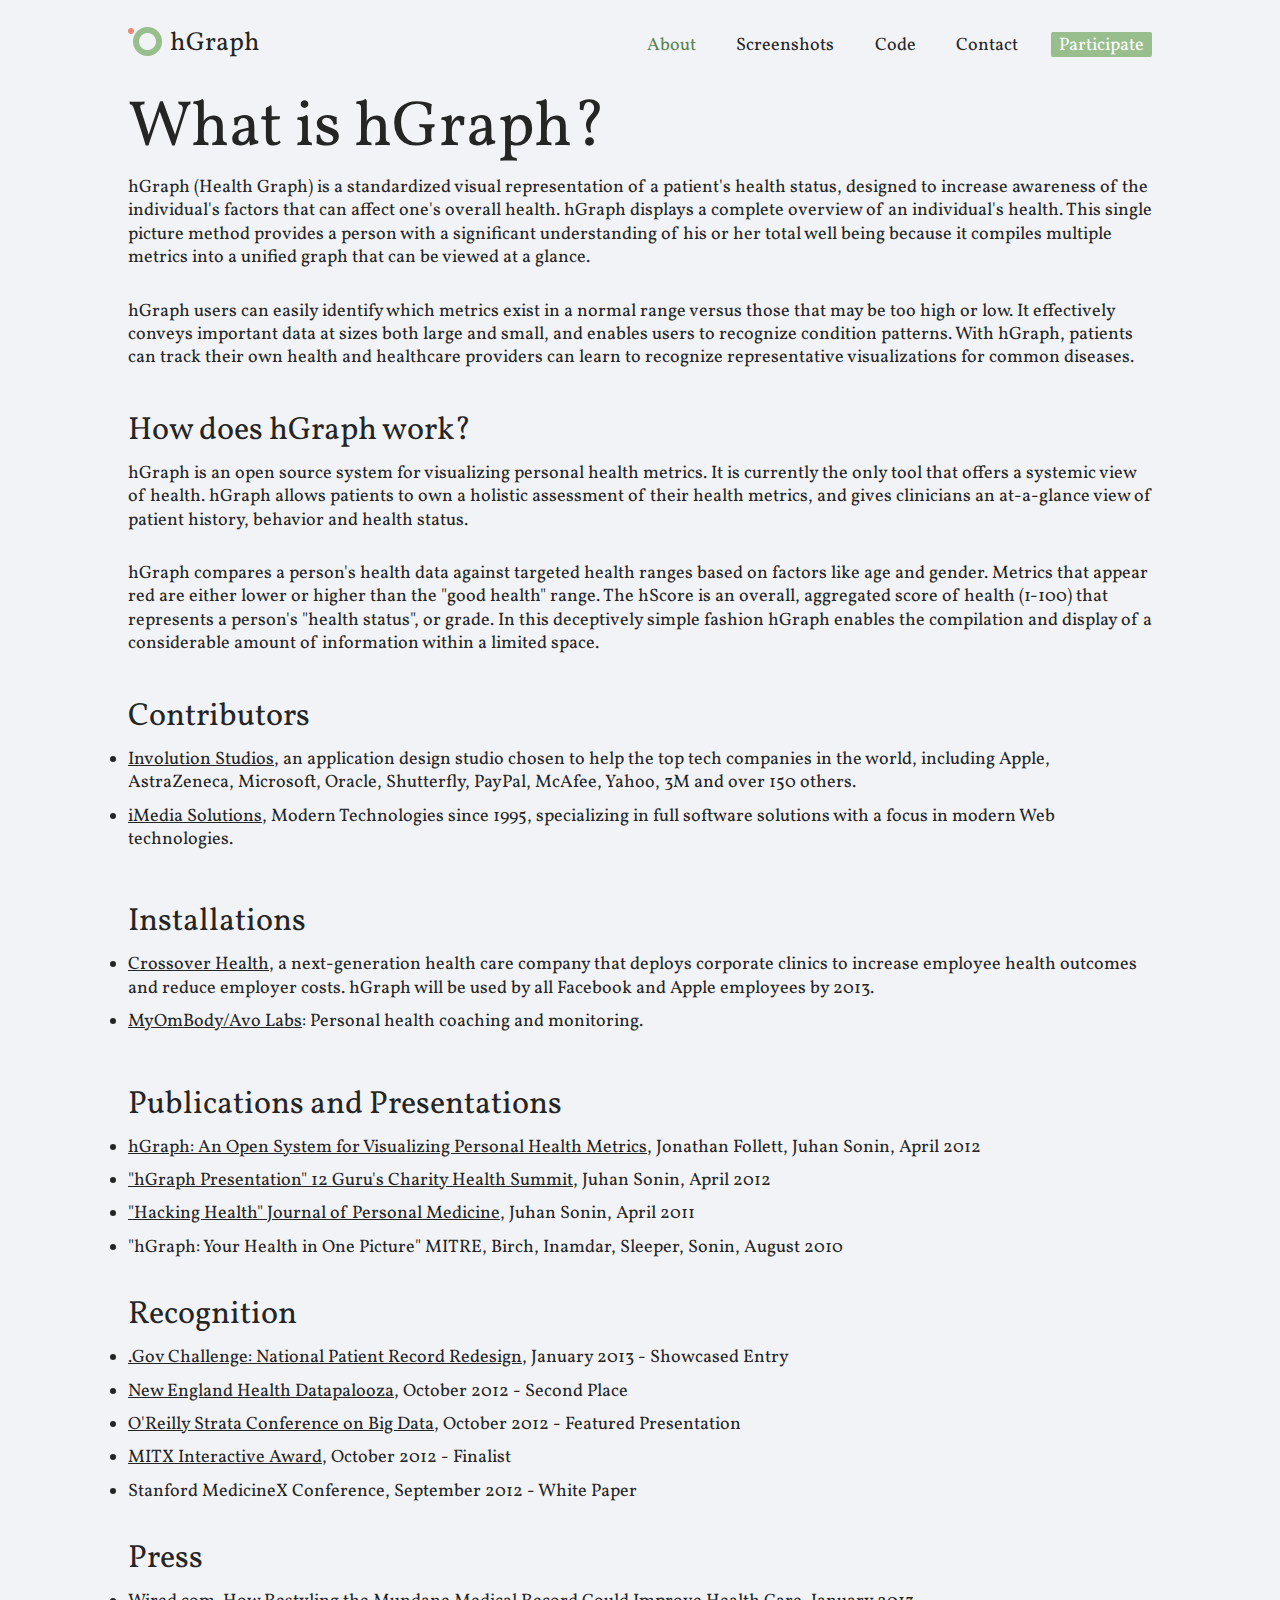
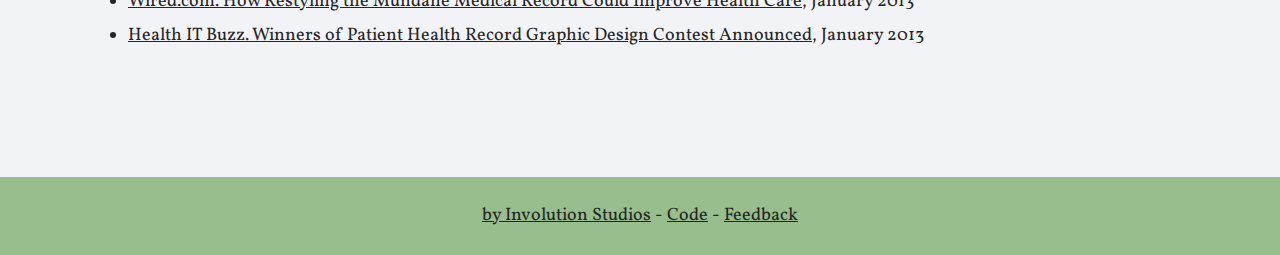
<file: about.html>
<html>
<head>
	<title>About hGraph</title>
	<meta name="robots" content="index,follow">
	<meta name="Googlebot" content="All">
	<meta name="revisit-after" content="7_days">
	<meta name="site" content="hGraph - Your health in one picture.">
	<meta name="author" content="Involution Studios">
	<meta name="description" content="hGraph is a standardized visual representation of a patient's health status, designed to increase awareness of the individual's factors that can affect one's overall health.">
	<meta name="keywords" content="hgraph,health graph,healthcare visualization,patient-centric health,health score,EHR,electronic health record,hscore,healthcare software,healthcare application,involution studios">

	<link href='http://fonts.googleapis.com/css?family=Vollkorn' rel='stylesheet' type='text/css'>
	<link rel="stylesheet" href="css/global.css" type="text/css" media="screen">
</head>

<body>

<div id="wrapper">
	<div id="header">
		<div class="inner">
			<h1><a href="/" id="logo">hGraph</a></h1>

			<div id="navigation">
				<ul>
					<li><a href="mailto:hgraph@goinvo.com?subject=Hey, I want to help with hGraph!" class="button">Participate</a></li>
					<li><a href="mailto:hgraph@goinvo.com?subject=hGraph">Contact</a></li>
					<li><a href="http://www.github.com/goinvo/hGraph">Code</a></li>
					<li><a href="screenshots.html">Screenshots</a></li>
					<li><a href="about.html" class="current">About</a></li>
				</ul>
			</div>
		</div>
	</div>

	<div id="content">
		<div class="inner">
			<h1>What is hGraph?</h1>

			<p>hGraph (Health Graph) is a standardized visual representation of a patient's health status, designed to increase awareness of the individual's factors that can affect one's overall health. hGraph displays a complete overview of an individual's health. This single picture method provides a person with a significant understanding of his or her total well being because it compiles multiple metrics into a unified graph that can be viewed at a glance.</p>

			<p>hGraph users can easily identify which metrics exist in a normal range versus those that may be too high or low. It effectively conveys important data at sizes both large and small, and enables users to recognize condition patterns. With hGraph, patients can track their own health and healthcare providers can learn to recognize representative visualizations for common diseases.</p>

			<h2>How does hGraph work?</h2>

			<p>hGraph is an open source system for visualizing personal health metrics. It is currently the only tool that offers a systemic view of health. hGraph allows patients to own a holistic assessment of their health metrics, and gives clinicians an at-a-glance view of patient history, behavior and health status.</p>

			<p>hGraph compares a person's health data against targeted health ranges based on factors like age and gender. Metrics that appear red are either lower or higher than the "good health" range. The hScore is an overall, aggregated score of health (1-100) that represents a person's "health status", or grade. In this deceptively simple fashion hGraph enables the compilation and display of a considerable amount of information within a limited space.</p>

			<h2>Contributors</h2>

			<ul>
				<li><a href="http://www.goinvo.com">Involution Studios</a>, an application design studio chosen to help the top tech companies in the world, including Apple, AstraZeneca, Microsoft, Oracle, Shutterfly, PayPal, McAfee, Yahoo, 3M and over 150 others.</li>
				<li><a href="http://www.myimedia.com">iMedia Solutions</a>, Modern Technologies since 1995, specializing in full software solutions with a focus in modern Web technologies.</li>
			</ul>

			<h2>Installations</h2>

			<ul>
				<li><a href="http://www.crossoverhealth.com">Crossover Health</a>, a next-generation health care company that deploys corporate clinics to increase employee health outcomes and reduce employer costs. hGraph will be used by all Facebook and Apple employees by 2013.</li>
				<li><a href="http://www.myombody.com">MyOmBody/Avo Labs</a>: Personal health coaching and monitoring.</li>
			</ul>

			<h2>Publications and Presentations</h2>

			<ul>
				<li><a href="docs/hGraph_Whitepaper.pdf">hGraph: An Open System for Visualizing Personal Health Metrics</a>, Jonathan Follett, Juhan Sonin, April 2012</li>
				<li><a href="http://vimeo.com/41157184">"hGraph Presentation" 12 Guru's Charity Health Summit</a>, Juhan Sonin, April 2012</li>
				<li><a href="http://www.jopm.org/perspective/narratives/2011/04/26/hacking-health-designing-for-and-understanding-my-health">"Hacking Health" Journal of Personal Medicine</a>, Juhan Sonin, April 2011</li>
				<li>"hGraph: Your Health in One Picture" MITRE, Birch, Inamdar, Sleeper, Sonin, August 2010</li>

			<h2>Recognition</h2>

			<ul>
				<li><a href="http://www.goinvo.com/hgraph-selected-for-national-patient-record-redesign-showcase/">.Gov Challenge: National Patient Record Redesign</a>, January 2013 - Showcased Entry</li>
				<li><a href="http://www.goinvo.com/hgraph-designed-by-involution-places-second-at-the-new-england-health-datapalooza-advances-to-national-competition/">New England Health Datapalooza</a>, October 2012 - Second Place</li>
				<li><a href="http://strataconf.com/stratany2012/public/schedule/detail/25414">O'Reilly Strata Conference on Big Data</a>, October 2012 - Featured Presentation</li>
				<li><a href="http://www.goinvo.com/involution-studios%E2%80%99-hgraph-selected-as-a-2012-mitx-interactive-awards-finalist/">MITX Interactive Award</a>, October 2012 - Finalist</li>
				<li>Stanford MedicineX Conference, September 2012 - White Paper</li>

			<h2>Press</h2>
			<ul>
				<li><a href="http://www.wired.com/design/2013/01/medical-record-redesign/?utm_source=feedburner&utm_medium=feed&utm_campaign=Feed%3A+wired%2Findex+%28Wired%3A+Top+Stories%29&pid=1916">Wired.com. How Restyling the Mundane Medical Record Could Improve Health Care</a>, January 2013</li>
				<li><a href="http://www.healthit.gov/buzz-blog/health-innovation/winners-patient-health-record-graphic-design-contest-announced/">Health IT Buzz. Winners of Patient Health Record Graphic Design Contest Announced</a>, January 2013</li>
			</ul>
		</div>
	</div>

	<div id="footer">
		<a href="http://www.goinvo.com">by Involution Studios</a> - <a href="http://www.github.com/goinvo/hGraph">Code</a> - <a href="mailto:hgraph@goinvo.com?subject=hGraph">Feedback</a>
	</div>
</div>

<script type="text/javascript">

	var _gaq = _gaq || [];
	_gaq.push(['_setAccount', 'UA-10273473-8']);
	_gaq.push(['_trackPageview']);

	(function() {
		var ga = document.createElement('script'); ga.type = 'text/javascript'; ga.async = true;
		ga.src = ('https:' == document.location.protocol ? 'https://ssl' : 'http://www') + '.google-analytics.com/ga.js';
		var s = document.getElementsByTagName('script')[0]; s.parentNode.insertBefore(ga, s);
	})();

</script>
</body>
</html>
</file>
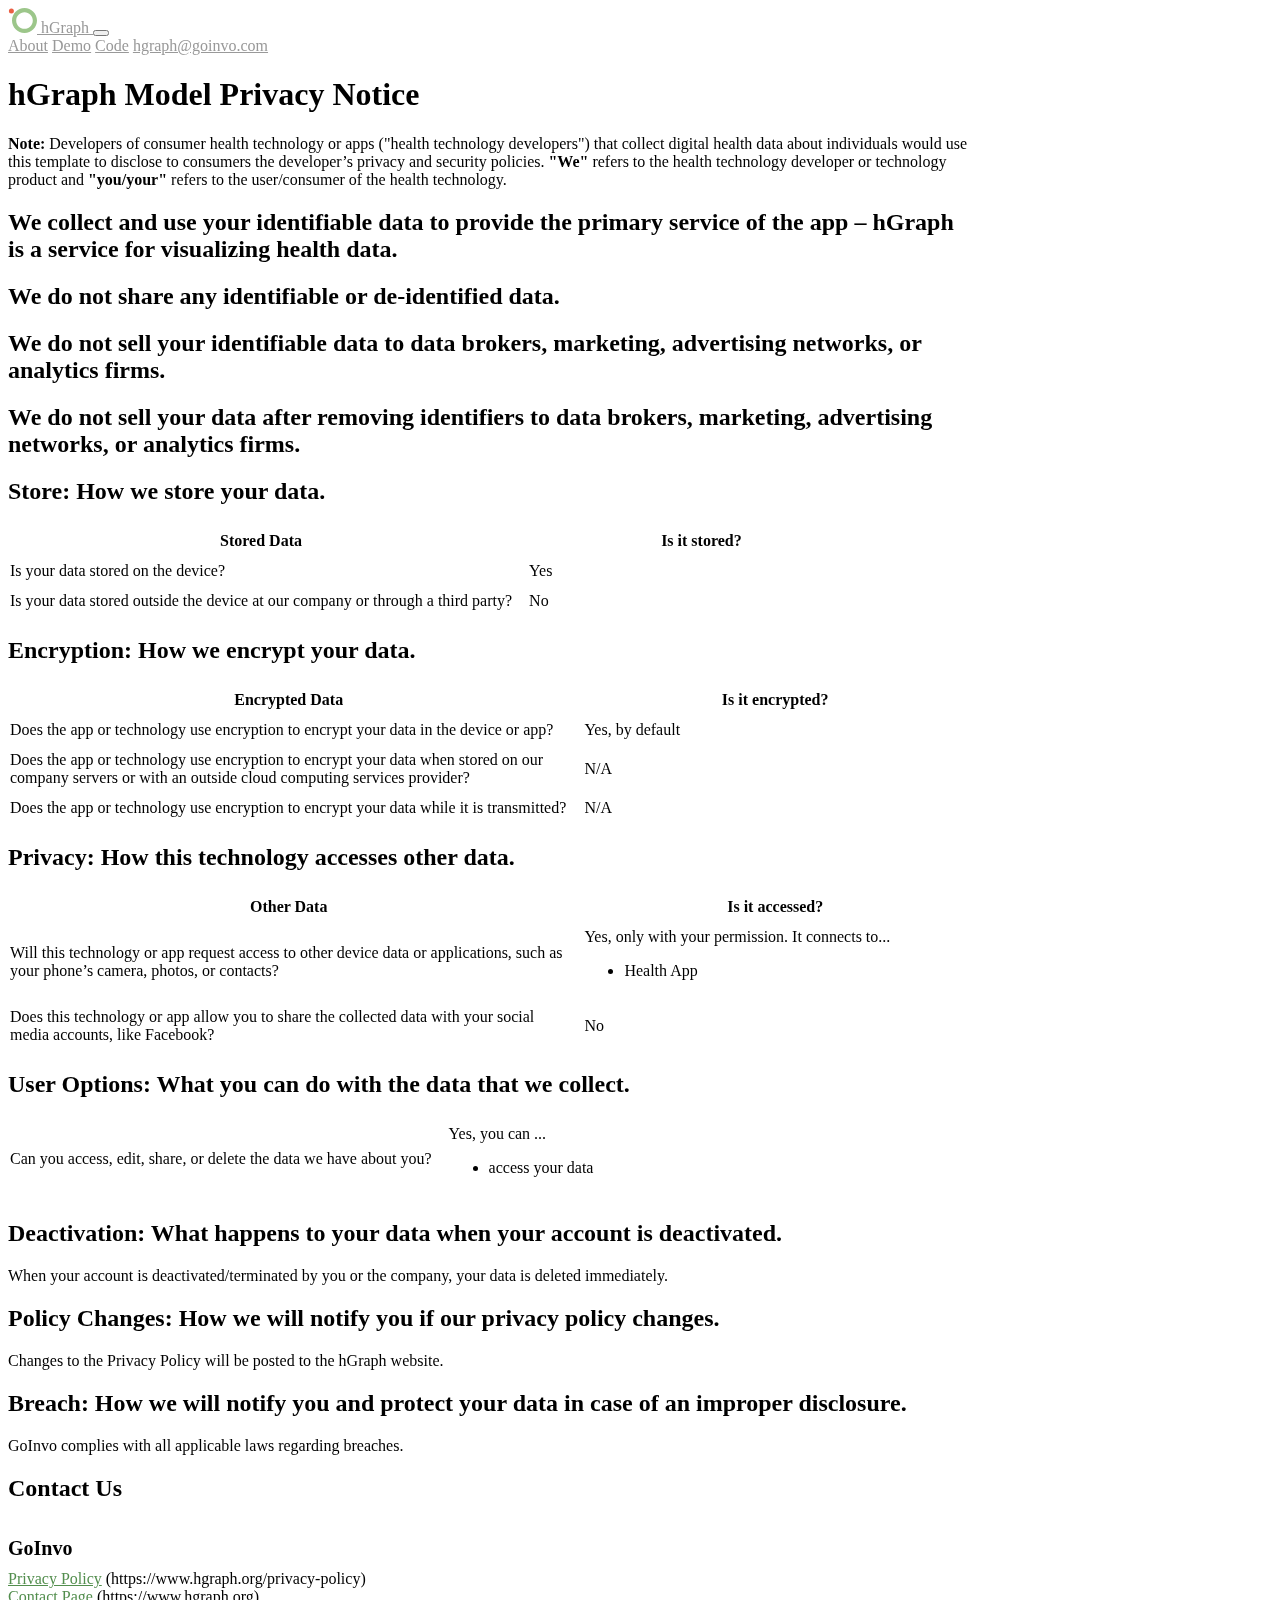
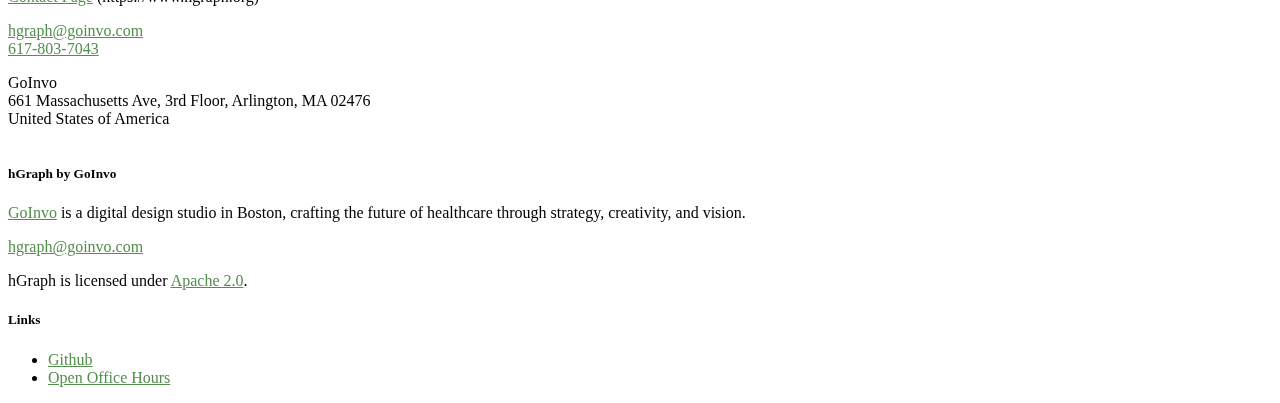
<file: privacy-policy.html>
<html lang="en">
  <head>
    <meta charset="utf-8">
    <meta name="viewport" content="width=device-width, initial-scale=1, shrink-to-fit=no">
    <meta name="description" content="hGraph is an open source javascript library for visualizing health data.">
    <meta name="author" content="GoInvo – Boston HealthCare Design Studio">
    <meta name="keywords" content="hgraph,health graph,healthcare visualization,patient-centric health,health score,EHR,electronic health record,hscore,healthcare software,healthcare application,GoInvo studios">
    <title>hGraph – Your health in one picture.</title>

    <!-- Bootstrap core CSS -->
    <link rel="stylesheet" href="https://cdn.jsdelivr.net/npm/bootstrap@4.5.3/dist/css/bootstrap.min.css" integrity="sha384-TX8t27EcRE3e/ihU7zmQxVncDAy5uIKz4rEkgIXeMed4M0jlfIDPvg6uqKI2xXr2" crossorigin="anonymous">

    <link rel="icon" href="favicon.ico">

    <!-- Custom styles for this template -->
    <link href="css/product.css" rel="stylesheet">

  </head>
  <body>
    <nav class="navbar navbar-expand-lg navbar-light site-header sticky-top">
      <a class="navbar-brand" href="/">
        <svg width="29" height="25" viewBox="0 0 29 25" fill="none" xmlns="http://www.w3.org/2000/svg">
                <circle r="2.5" transform="matrix(-4.37114e-08 -1 -1 4.37114e-08 3.38281 2.90112)" fill="#EB5E43"/>
                <path fill-rule="evenodd" clip-rule="evenodd" d="M16.499 20.8245C21.0555 20.8245 24.796 17.1234 24.796 12.5002C24.796 7.87712 21.0555 4.17595 16.499 4.17595C11.9426 4.17595 8.20208 7.87712 8.20208 12.5002C8.20208 17.1234 11.9426 20.8245 16.499 20.8245ZM16.499 25.0002C23.4026 25.0002 28.999 19.4038 28.999 12.5002C28.999 5.59668 23.4026 0.000244141 16.499 0.000244141C9.59546 0.000244141 3.99902 5.59668 3.99902 12.5002C3.99902 19.4038 9.59546 25.0002 16.499 25.0002Z" fill="#9CC68A"/>
              </svg> hGraph
      </a>
      <button class="navbar-toggler" type="button" data-toggle="collapse" data-target="#navbarNavAltMarkup" aria-controls="navbarNavAltMarkup" aria-expanded="false" aria-label="Toggle navigation">
        <span class="navbar-toggler-icon"></span>
      </button>
      <div class="collapse navbar-collapse flex-row-reverse" id="navbarNavAltMarkup">
        <div class="navbar-nav">
          <a class="nav-item nav-link" href="about/">About</a>
          <a class="nav-item nav-link" href="demo/" target="_blank">Demo</a>
          <a class="nav-item nav-link" href="https://github.com/hgraph-os/hGraph" target="_blank">Code</a>
          <a class="nav-item nav-link" href="mailto:hgraph@goinvo.com" target="_blank">hgraph@goinvo.com</a>
        </div>
      </div>
    </nav>

    <div class="d-md-flex flex-md-equal w-100 my-md-3">
      <div class="bg-light pt-3 px-3 pt-md-5 px-md-5 text-left text-dark overflow-hidden">
        <div class="my-3 py-3 container">
          <h1 id="goinvomodelprivacynotice">hGraph Model Privacy Notice</h1>
<p><strong>Note:</strong> Developers of consumer health technology or apps ("health technology developers") that collect digital health data about individuals would use this template to disclose to consumers the developer’s 
privacy and security policies. <strong>"We"</strong> refers to the health technology developer or technology product and <strong>"you/your"</strong> refers to the user/consumer of the health technology. 
</p>
<h2>We collect and use your identifiable data to provide the primary service of the app – hGraph is a service for visualizing health data.

<h2>We do not share any identifiable or de-identified data.</h2>

<h2>We do not sell your identifiable data to data brokers, marketing, advertising networks, or analytics firms.</h2>

<h2>We do not sell your data after removing identifiers to data brokers, marketing, advertising networks, or analytics firms.</h2>

<h2 id="storehowwestoreyourdata">Store: How we store your data.</h2>
<table>
  <tr>
    <th>Stored Data</th>
    <th>Is it stored?</th>
  </tr>
  <tr>
    <td>Is your data stored on the device?</td>
    <td>Yes</td>
  </tr>
  <tr>
    <td>Is your data stored outside the device at our company or through a third party?</td>
    <td>No</td>
  </tr>
</table>

<h2 id="encryptionhowweencryptyourdata">Encryption: How we encrypt your data.</h2>
<table>
  <tr>
    <th>Encrypted Data</th>
    <th>Is it encrypted?</th>
  </tr>
  <tr>
    <td>Does the app or technology use encryption to encrypt your data in the device or app?</td>
    <td>Yes, by default</td>
  </tr>
  <tr>
    <td>Does the app or technology use encryption to encrypt your data when stored on our company servers or with an outside cloud computing services provider?</td>
    <td>N/A</td>
  </tr>
  <tr>
    <td>Does the app or technology use encryption to encrypt your data while it is transmitted?</td>
    <td>N/A</td>
  </tr>
</table>

<h2 id="privacyhowthistechnologyaccessesotherdata">Privacy: How this technology accesses other data.</h2>
<table>
  <tr>
    <th>Other Data</th>
    <th>Is it accessed?</th>
  </tr>
  <tr>
    <td>Will this technology or app request access to other device data or applications, such as your phone’s camera, photos, or contacts?</td> 
<td>Yes, only with your permission. It connects to... 
<ul><li>Health App</li></ul>
</td>
</tr>
<tr>
    <td>Does this technology or app allow you to share the collected data with your social media accounts, like Facebook?</td>
    <td>No</td>
  </tr>
</table>

<h2 id="useroptionswhatyoucandowiththedatathatwecollect">User Options: What you can do with the data that we collect.</h2>
<table>
  <tr>
    <td>Can you access, edit, share, or delete the data we have about you?</td>
    <td>Yes, you can ... <br> <ul><li>access your data</li></ul>
    </td>
  </tr>
</table>

<h2>Deactivation: What happens to your data when your account is deactivated.</h2>
<p>When your account is deactivated/terminated by you or the company, your data is deleted immediately.</p>

<h2 id="policychangeshowwewillnotifyyouifourprivacypolicychanges">Policy Changes: How we will notify you if our privacy policy changes.</h2>
<p>Changes to the Privacy Policy will be posted to the hGraph website.</p>

<h2>Breach: How we will notify you and protect your data in case of an improper disclosure.</h2>
<p>GoInvo complies with all applicable laws regarding breaches.</p>

<h2 id="contactus">Contact Us</h2>
<h3 id="goinvo">GoInvo</h3>
<div><a href='https://www.hgraph.org/privacy-policy' target='_blank'>Privacy Policy</a> (https://www.hgraph.org/privacy-policy)<br></div>
<div><a href='https://www.hgraph.org' target='_blank'>Contact Page</a> (https://www.hgraph.org)<br></div>
<p><a href="mailto:hgraph@goinvo.com">hgraph@goinvo.com</a><br />
<a href="tel:617-803-7043">617-803-7043</a>  </p>
<p>GoInvo<br />
661 Massachusetts Ave, 3rd Floor, Arlington, MA 02476<br />
United States of America</p>
        </div>
      </div>
    </div>

    <footer class="container py-5">
      <div class="row">
        <!-- <div class="col-1">
          <svg width="25" height="25" viewBox="0 0 25 25" fill="none" xmlns="http://www.w3.org/2000/svg">
            <path fill-rule="evenodd" clip-rule="evenodd" d="M12.5 20.8243C17.0564 20.8243 20.7969 17.1231 20.7969 12.5C20.7969 7.87687 17.0564 4.1757 12.5 4.1757C7.94355 4.1757 4.20306 7.87687 4.20306 12.5C4.20306 17.1231 7.94355 20.8243 12.5 20.8243ZM12.5 25C19.4036 25 25 19.4036 25 12.5C25 5.59644 19.4036 0 12.5 0C5.59644 0 0 5.59644 0 12.5C0 19.4036 5.59644 25 12.5 25Z" fill="#9CC68A"/>
          </svg>
        </div> -->
        <div class="col-6 col-md">
          <h5>hGraph by GoInvo</h5>
          <p><a href="https://www.goinvo.com" target="_blank">GoInvo</a> is a digital design studio in Boston, crafting the future of healthcare through strategy, creativity, and vision.</p>

          <p><a href="mailto:hgraph@goinvo.com" target="_blank">hgraph@goinvo.com</a></p>

          <p>hGraph is licensed under <a href="https://github.com/hgraph-os/hGraph/blob/master/LICENSE" target="_blank">Apache 2.0</a>.</p>
        </div>
        <div class="col-6 col-md">
          <h5>Links</h5>
          <ul class="list-unstyled text-small">
            <li><a href="https://github.com/hgraph-os/hGraph" target="_blank">Github</a></li>
            <li><a href="https://calendly.com/goinvo/hgraph-open-office-hours" target="_blank">Open Office Hours</a></li>
            <!-- <li><a href="#">Privacy</a></li>
            <li><a href="#">Terms</a></li> -->
          </ul>
        </div>
      </div>
    </footer>

    <script src="https://code.jquery.com/jquery-3.5.1.slim.min.js" integrity="sha384-DfXdz2htPH0lsSSs5nCTpuj/zy4C+OGpamoFVy38MVBnE+IbbVYUew+OrCXaRkfj" crossorigin="anonymous"></script>

    <script>window.jQuery || document.write('<script src="js/jquery-3.5.1.min.js"><\/script>')</script>
    <script src="https://cdn.jsdelivr.net/npm/bootstrap@4.5.3/dist/js/bootstrap.bundle.min.js" integrity="sha384-ho+j7jyWK8fNQe+A12Hb8AhRq26LrZ/JpcUGGOn+Y7RsweNrtN/tE3MoK7ZeZDyx" crossorigin="anonymous"></script>

    <script type="text/javascript">
      var _gaq = _gaq || [];
      _gaq.push(['_setAccount', 'UA-10273473-8']);
      _gaq.push(['_trackPageview']);

      (function() {
        var ga = document.createElement('script'); ga.type = 'text/javascript'; ga.async = true;
        ga.src = ('https:' == document.location.protocol ? 'https://ssl' : 'http://www') + '.google-analytics.com/ga.js';
        var s = document.getElementsByTagName('script')[0]; s.parentNode.insertBefore(ga, s);
      })();
    </script>

  </body>
</html>
</file>
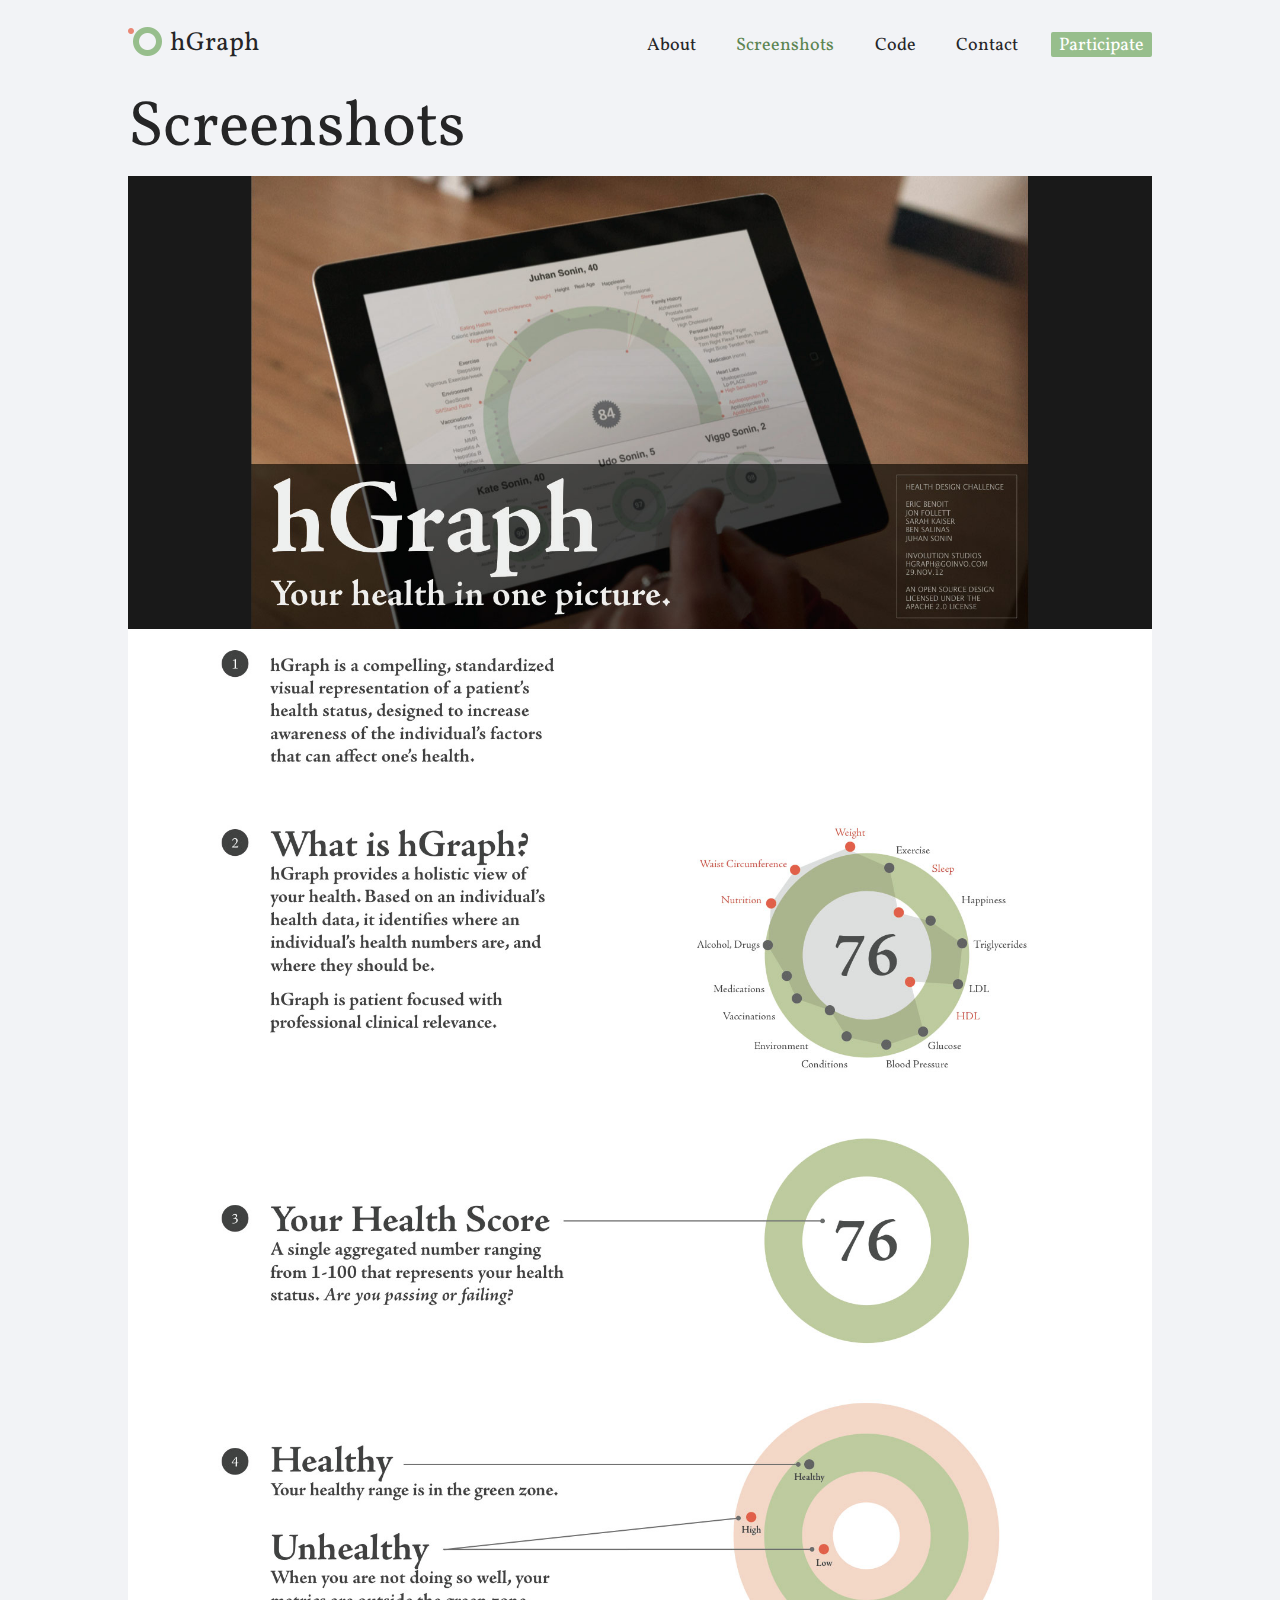
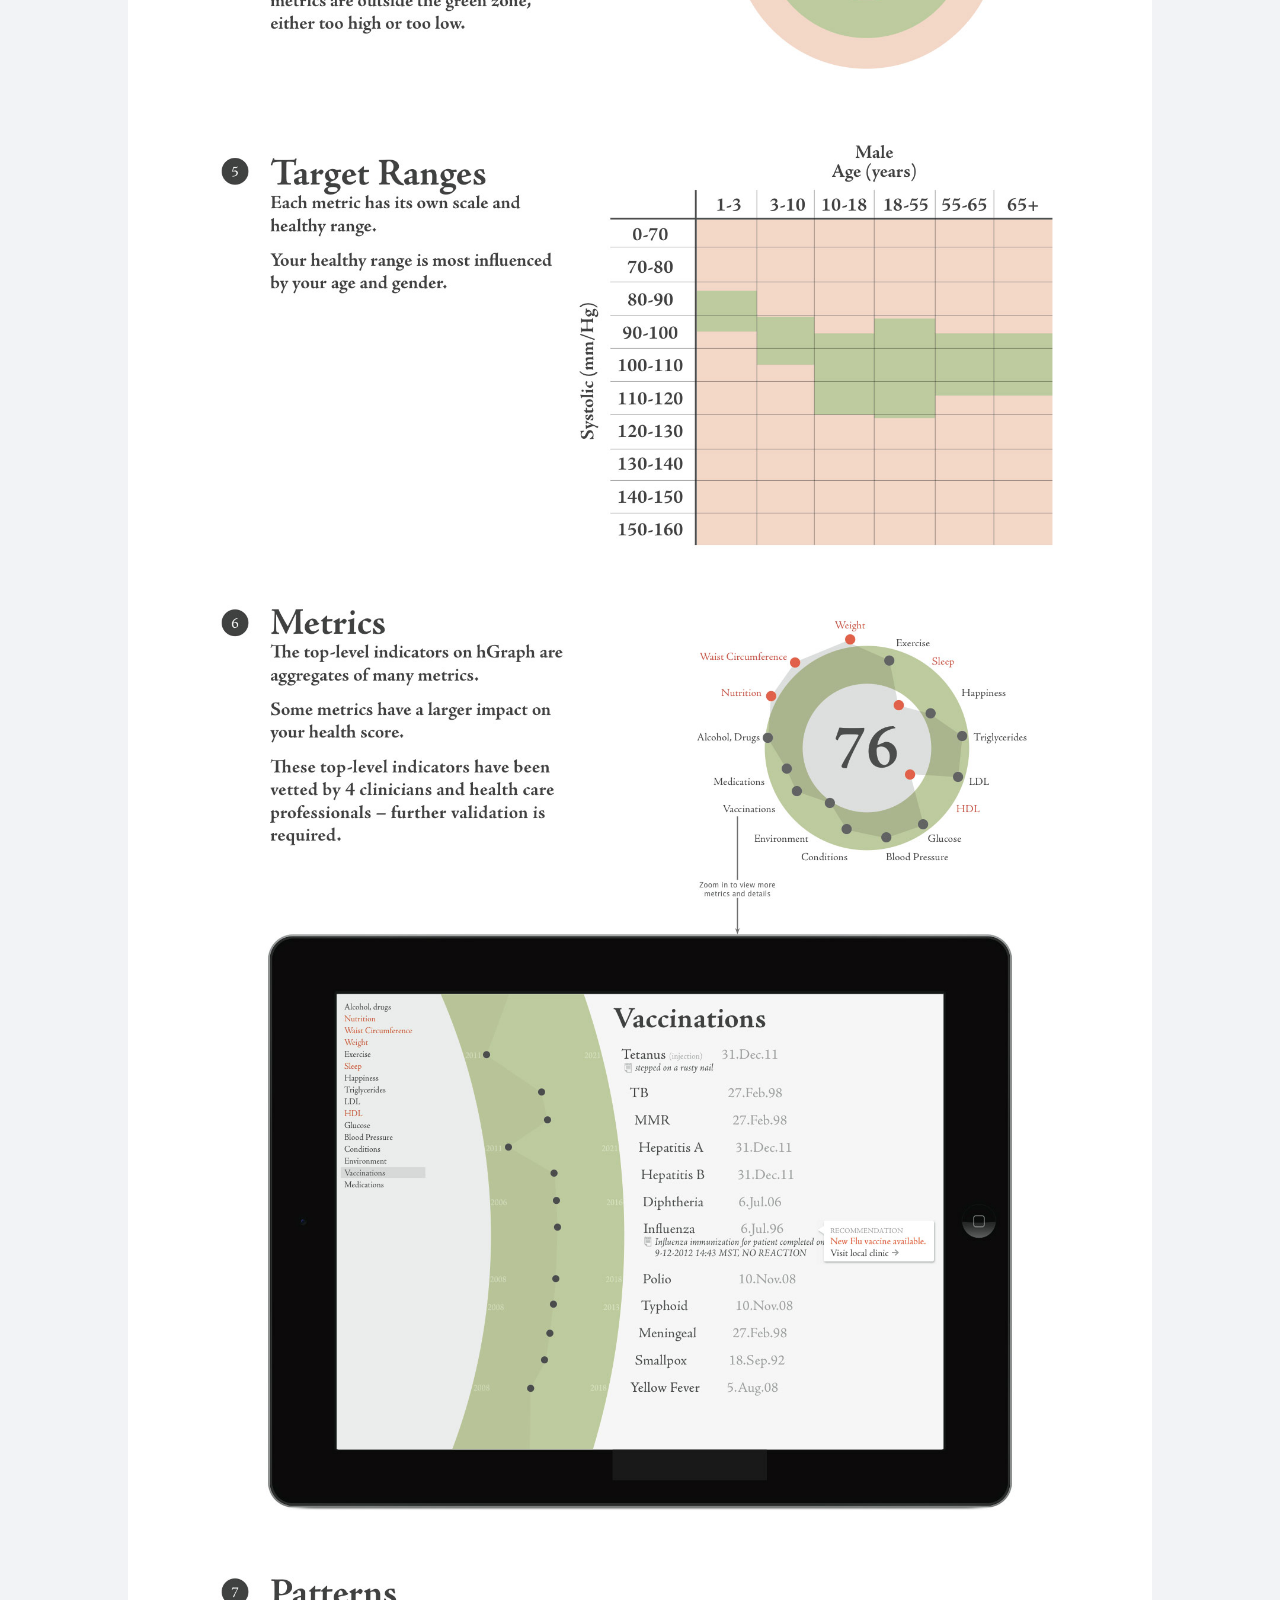
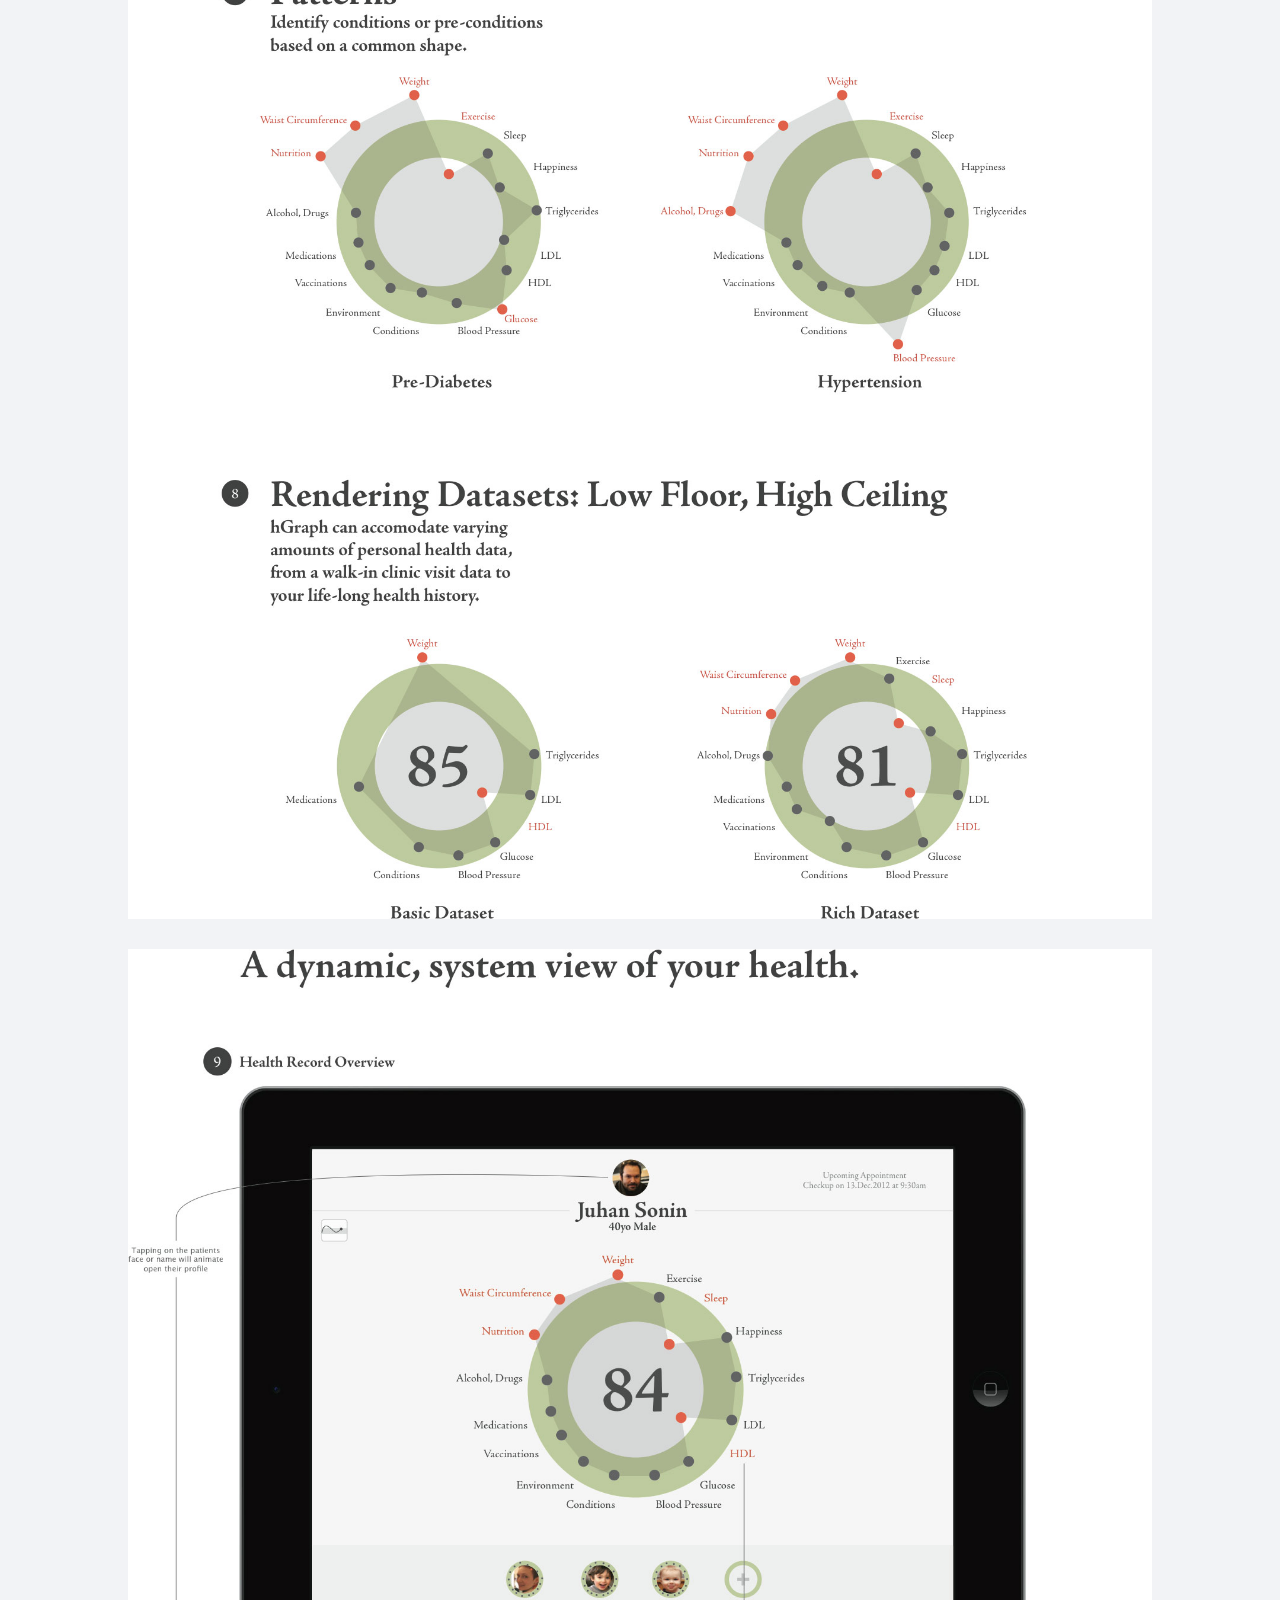
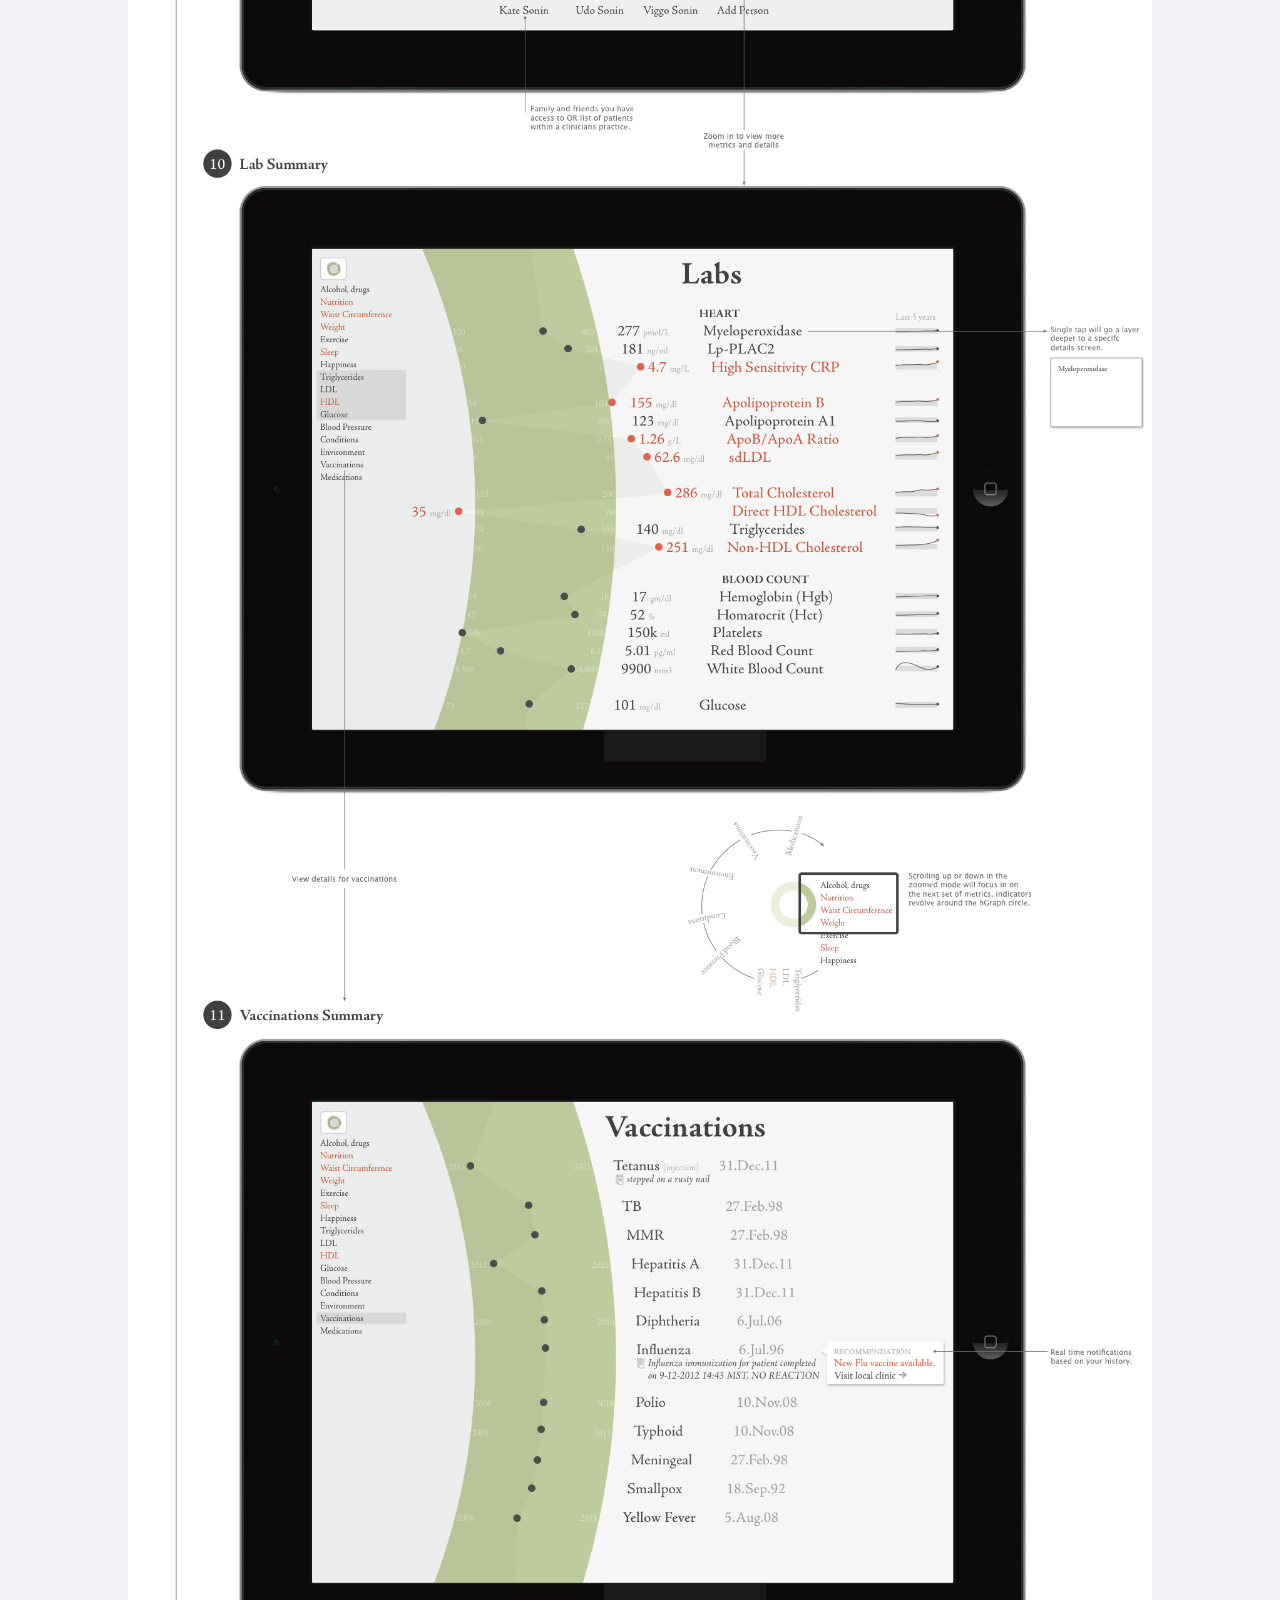
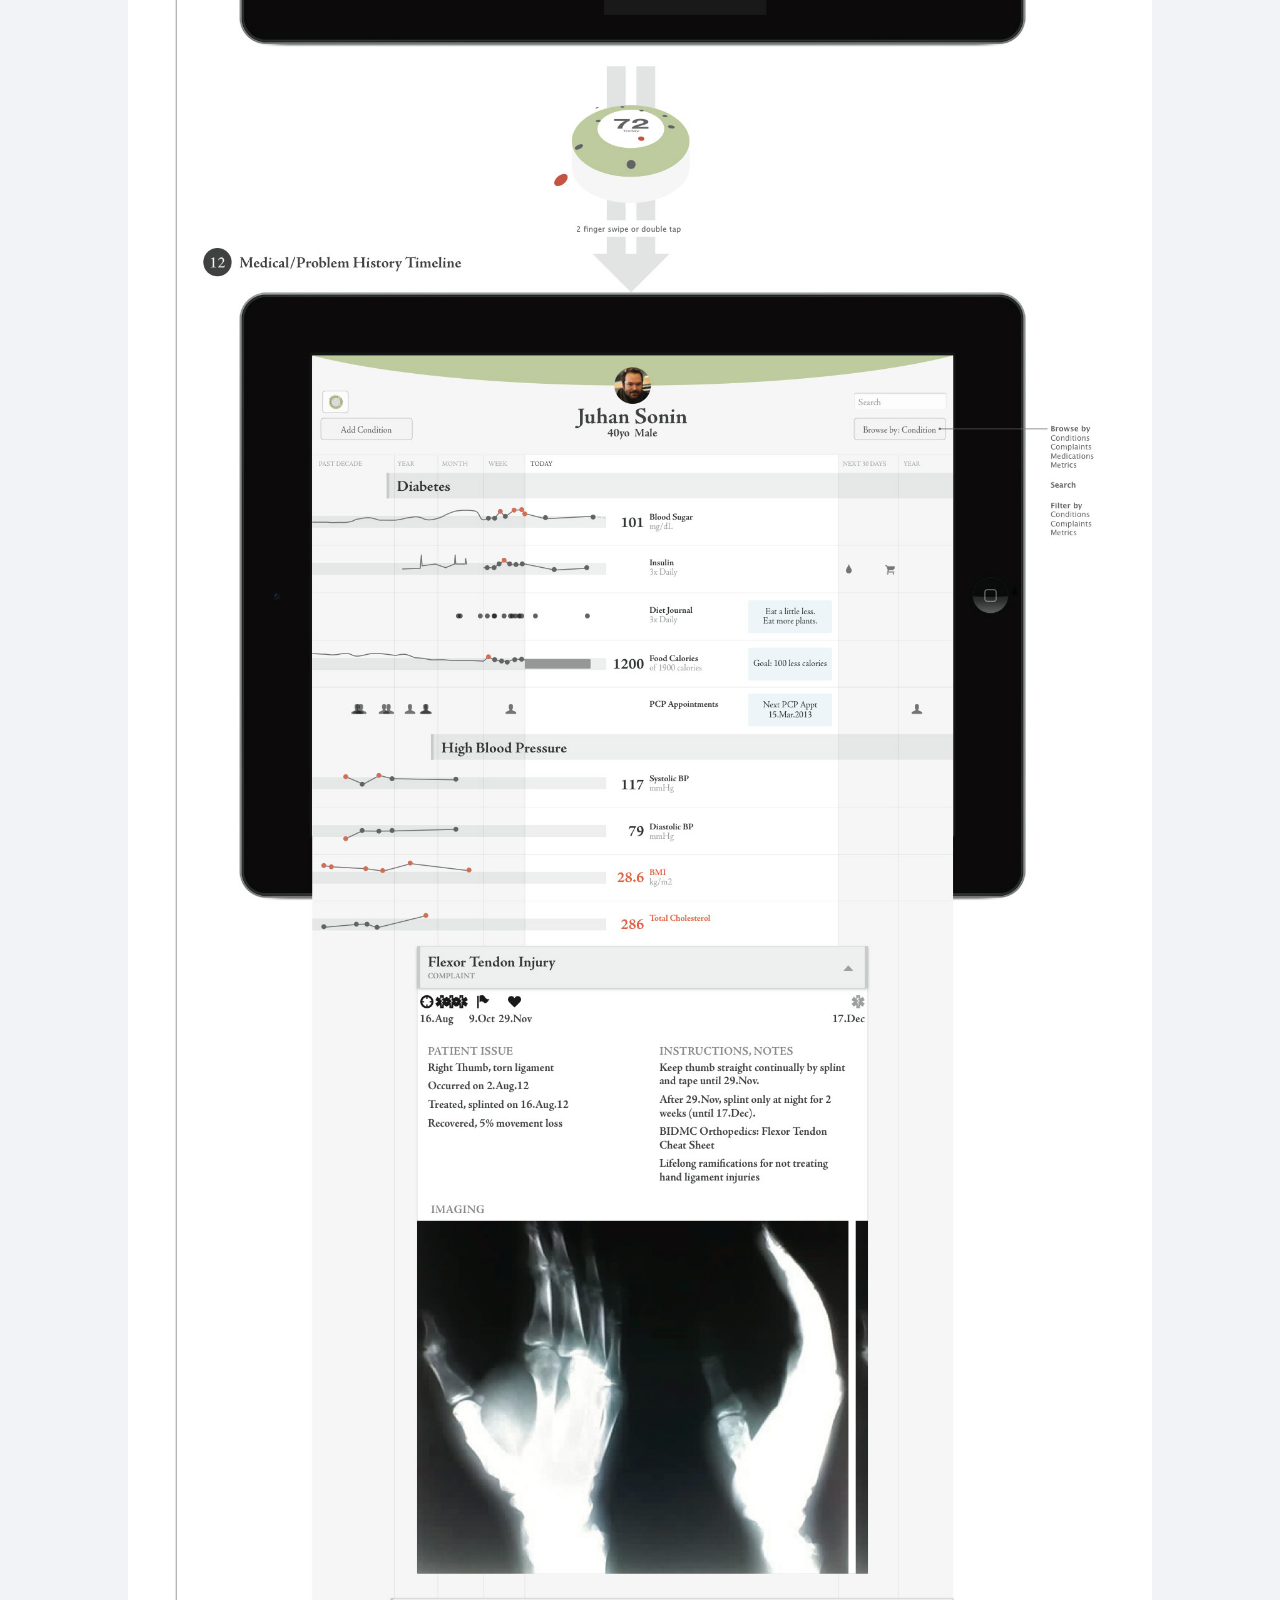
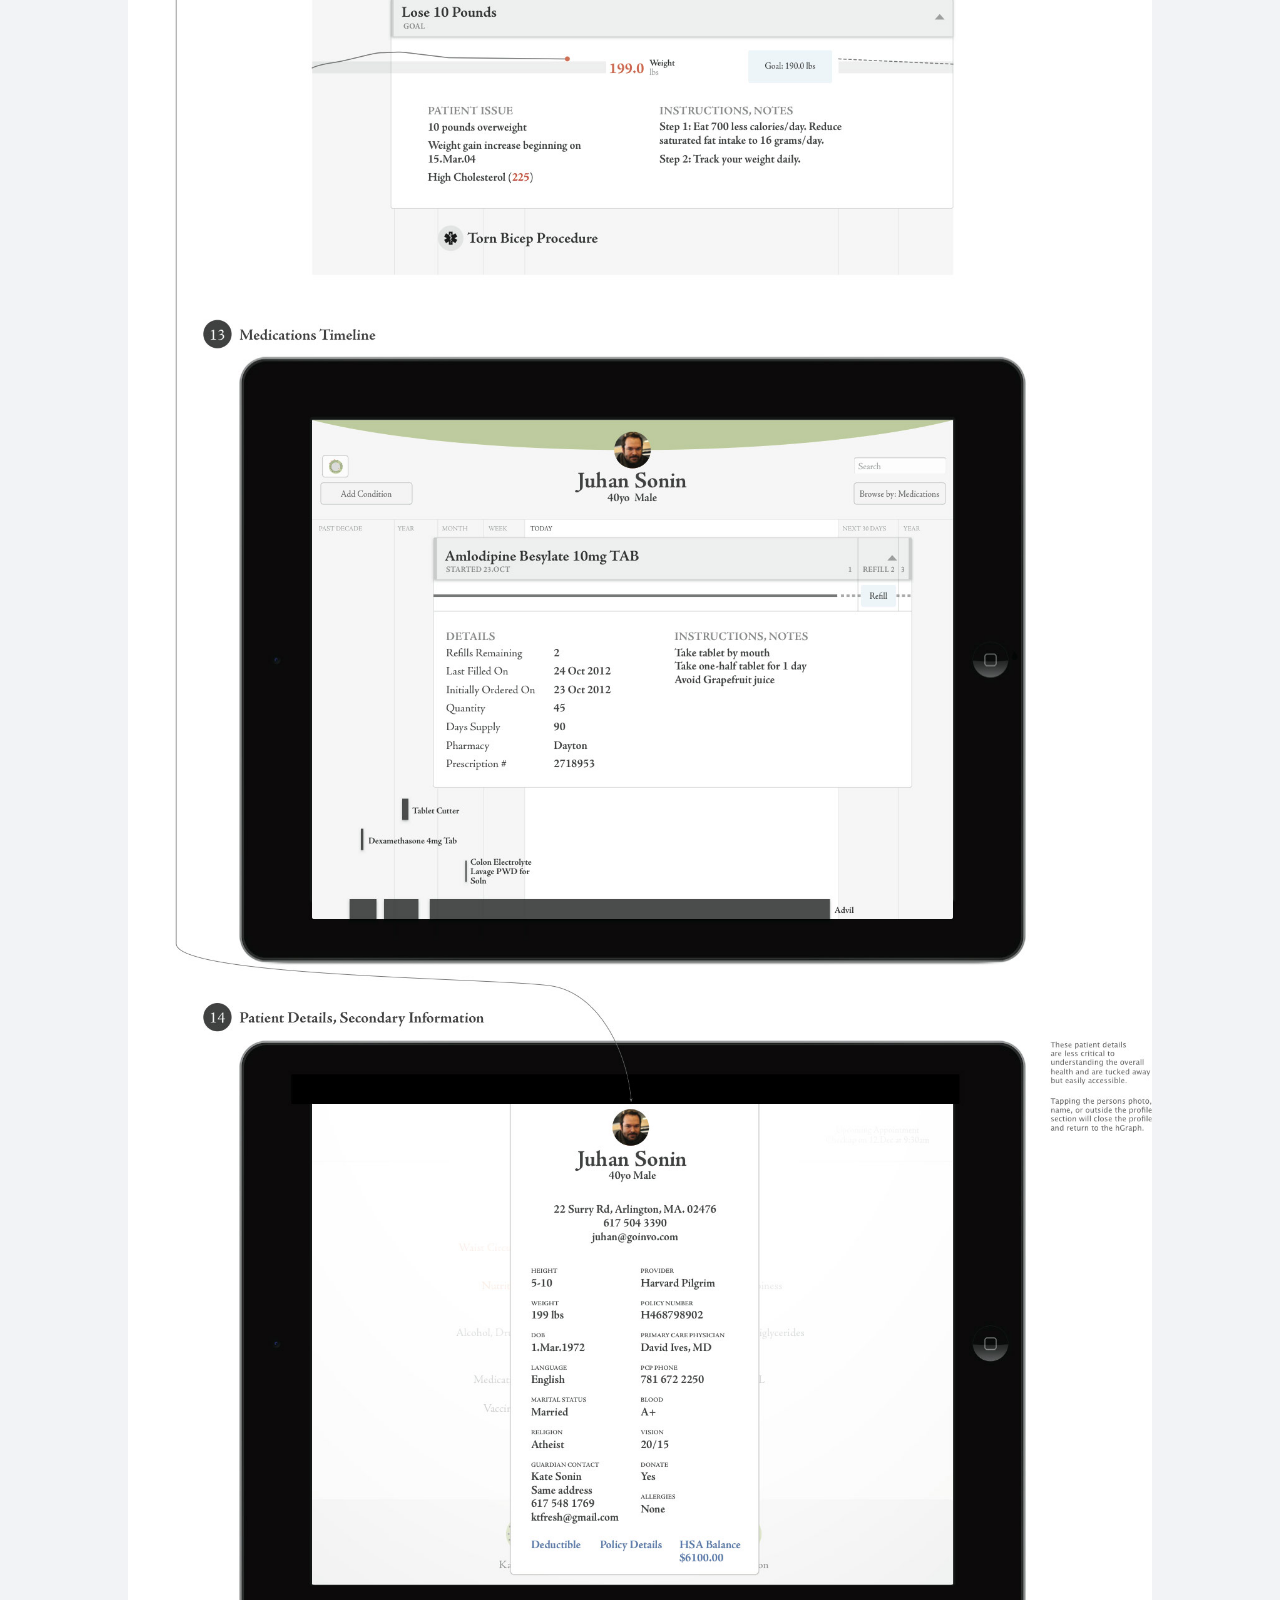
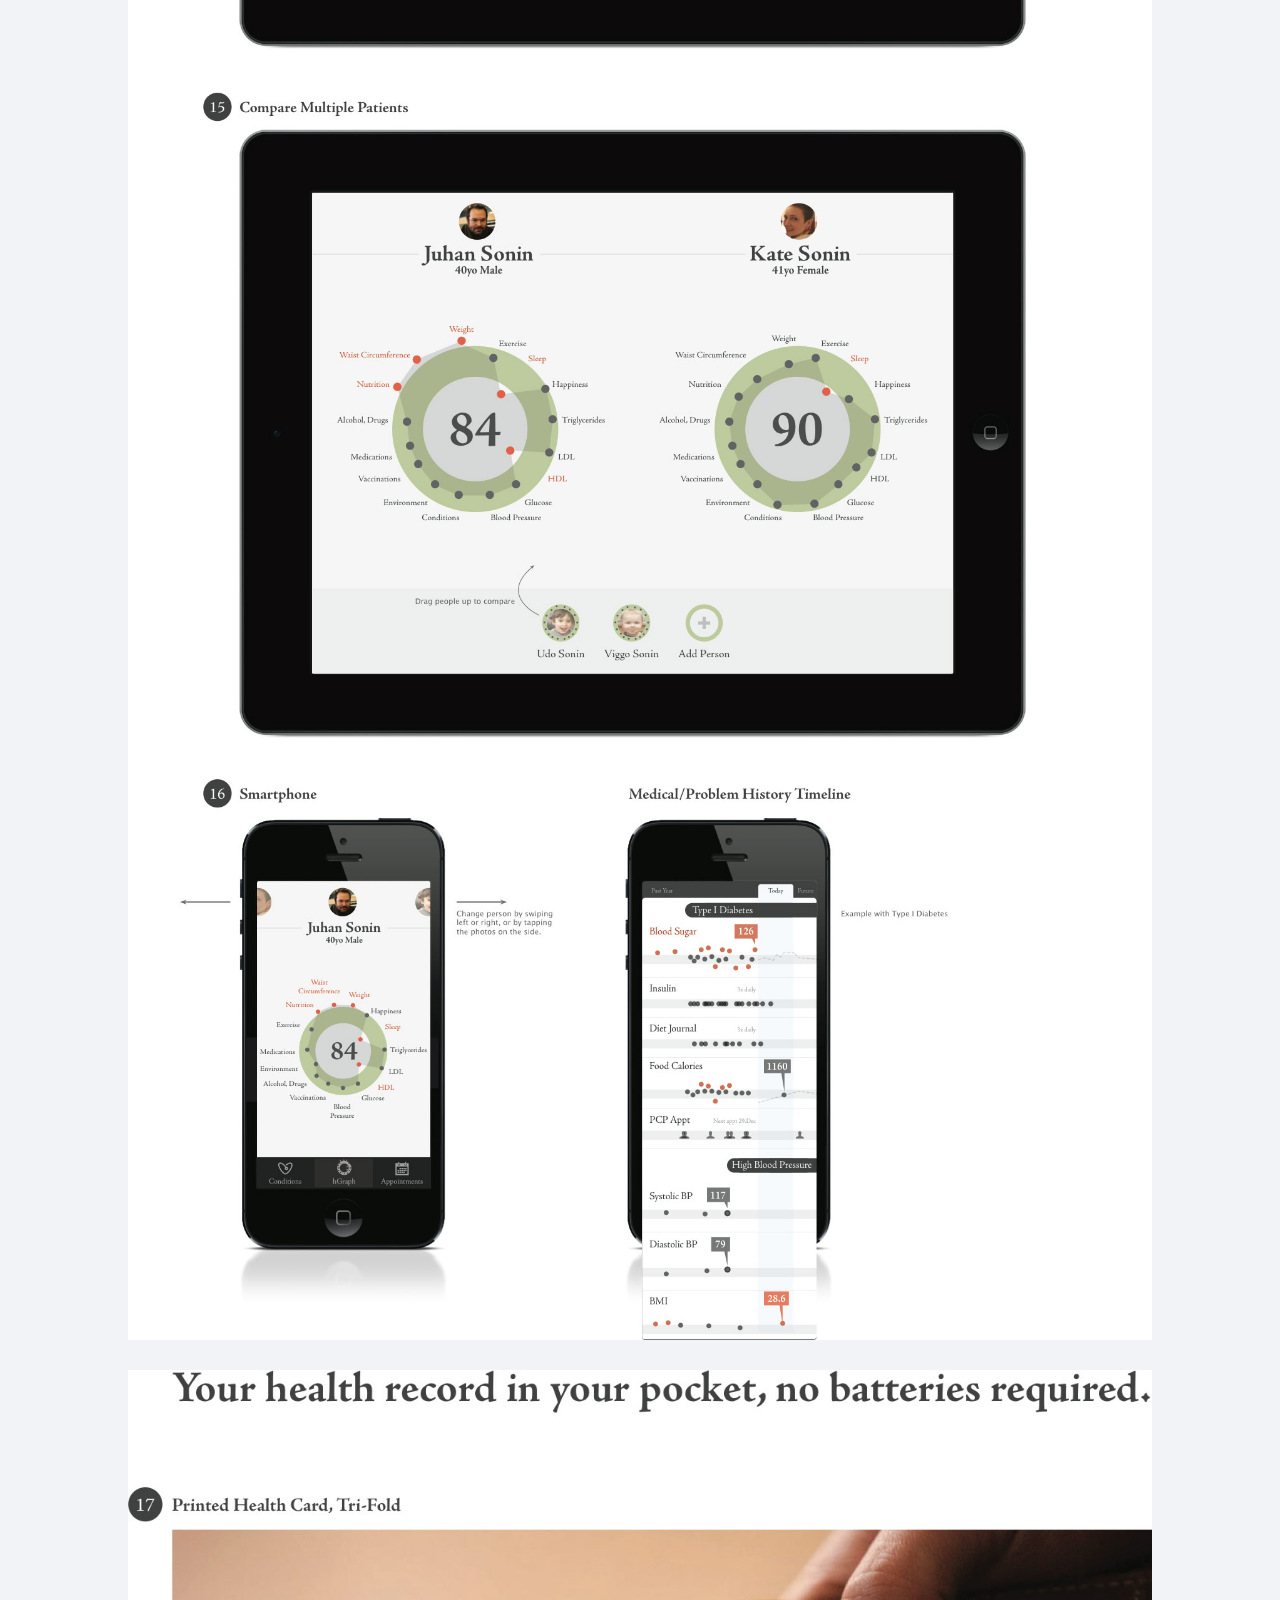
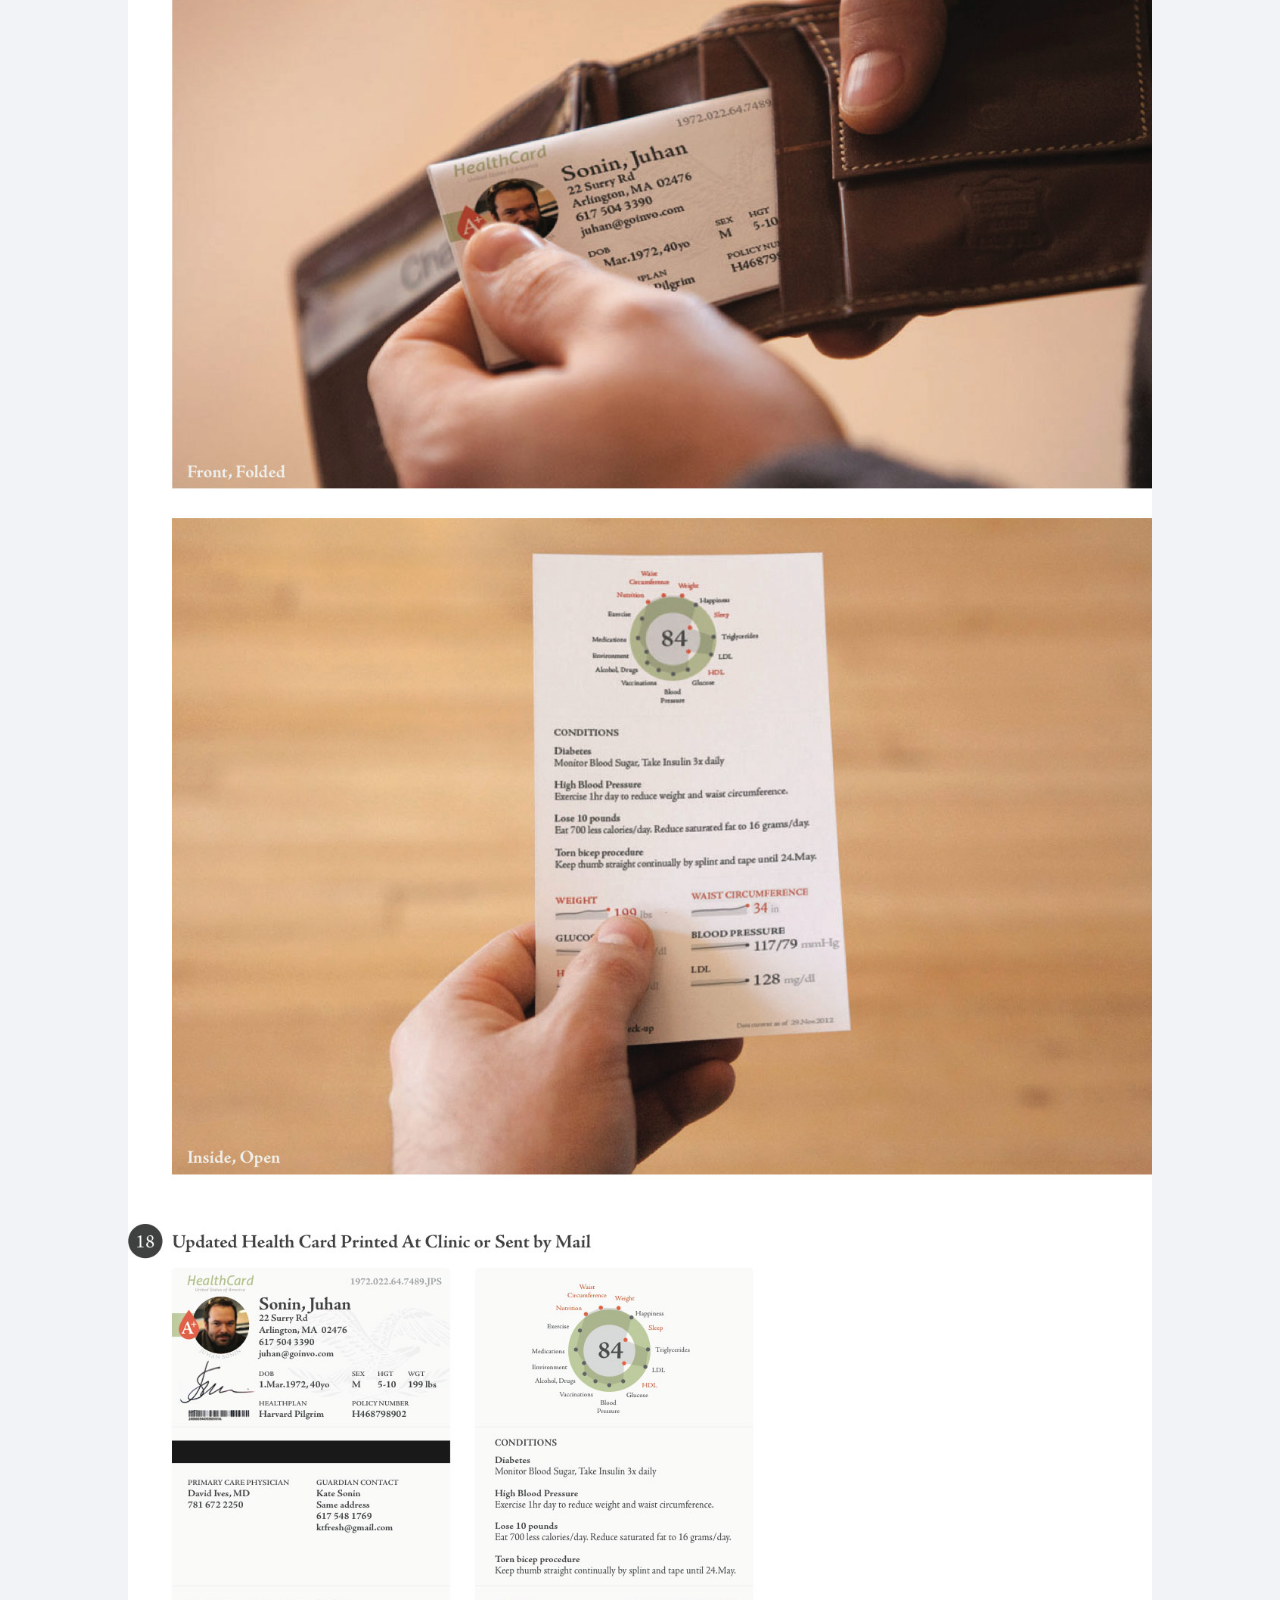
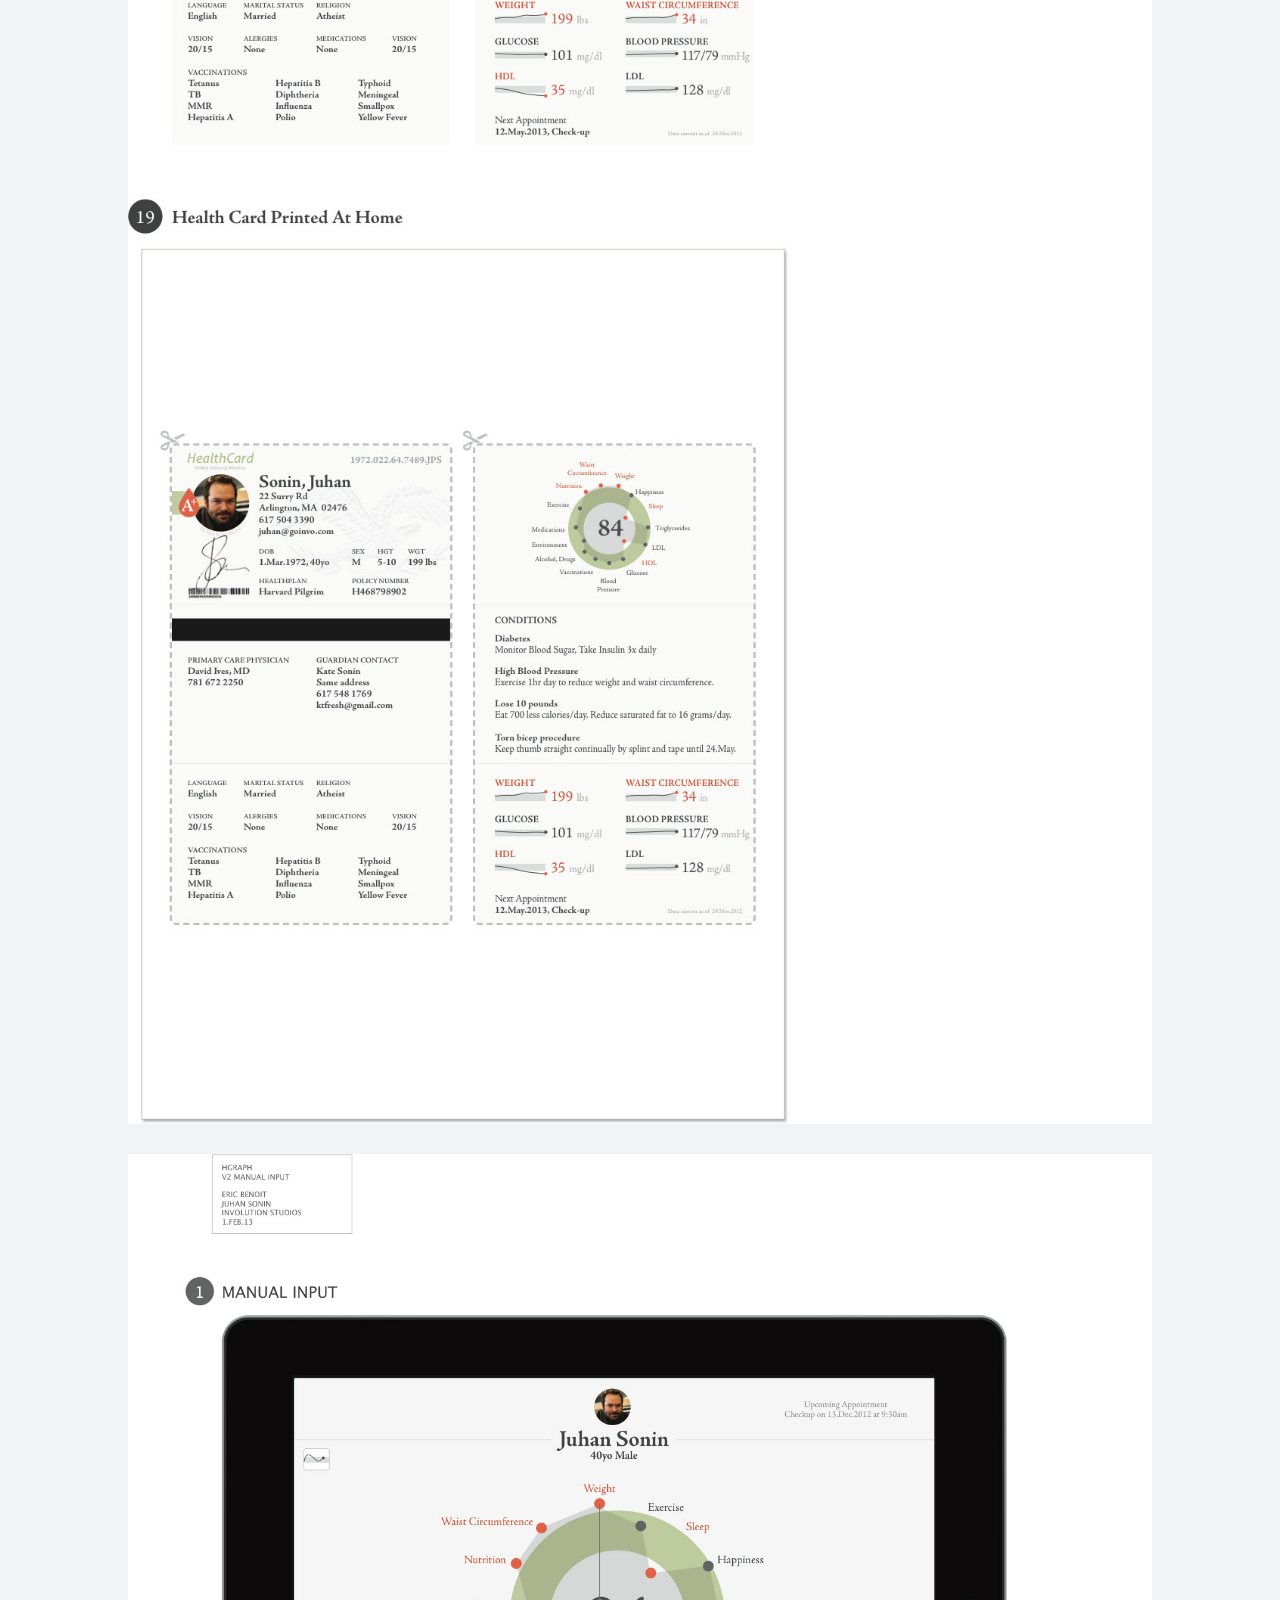
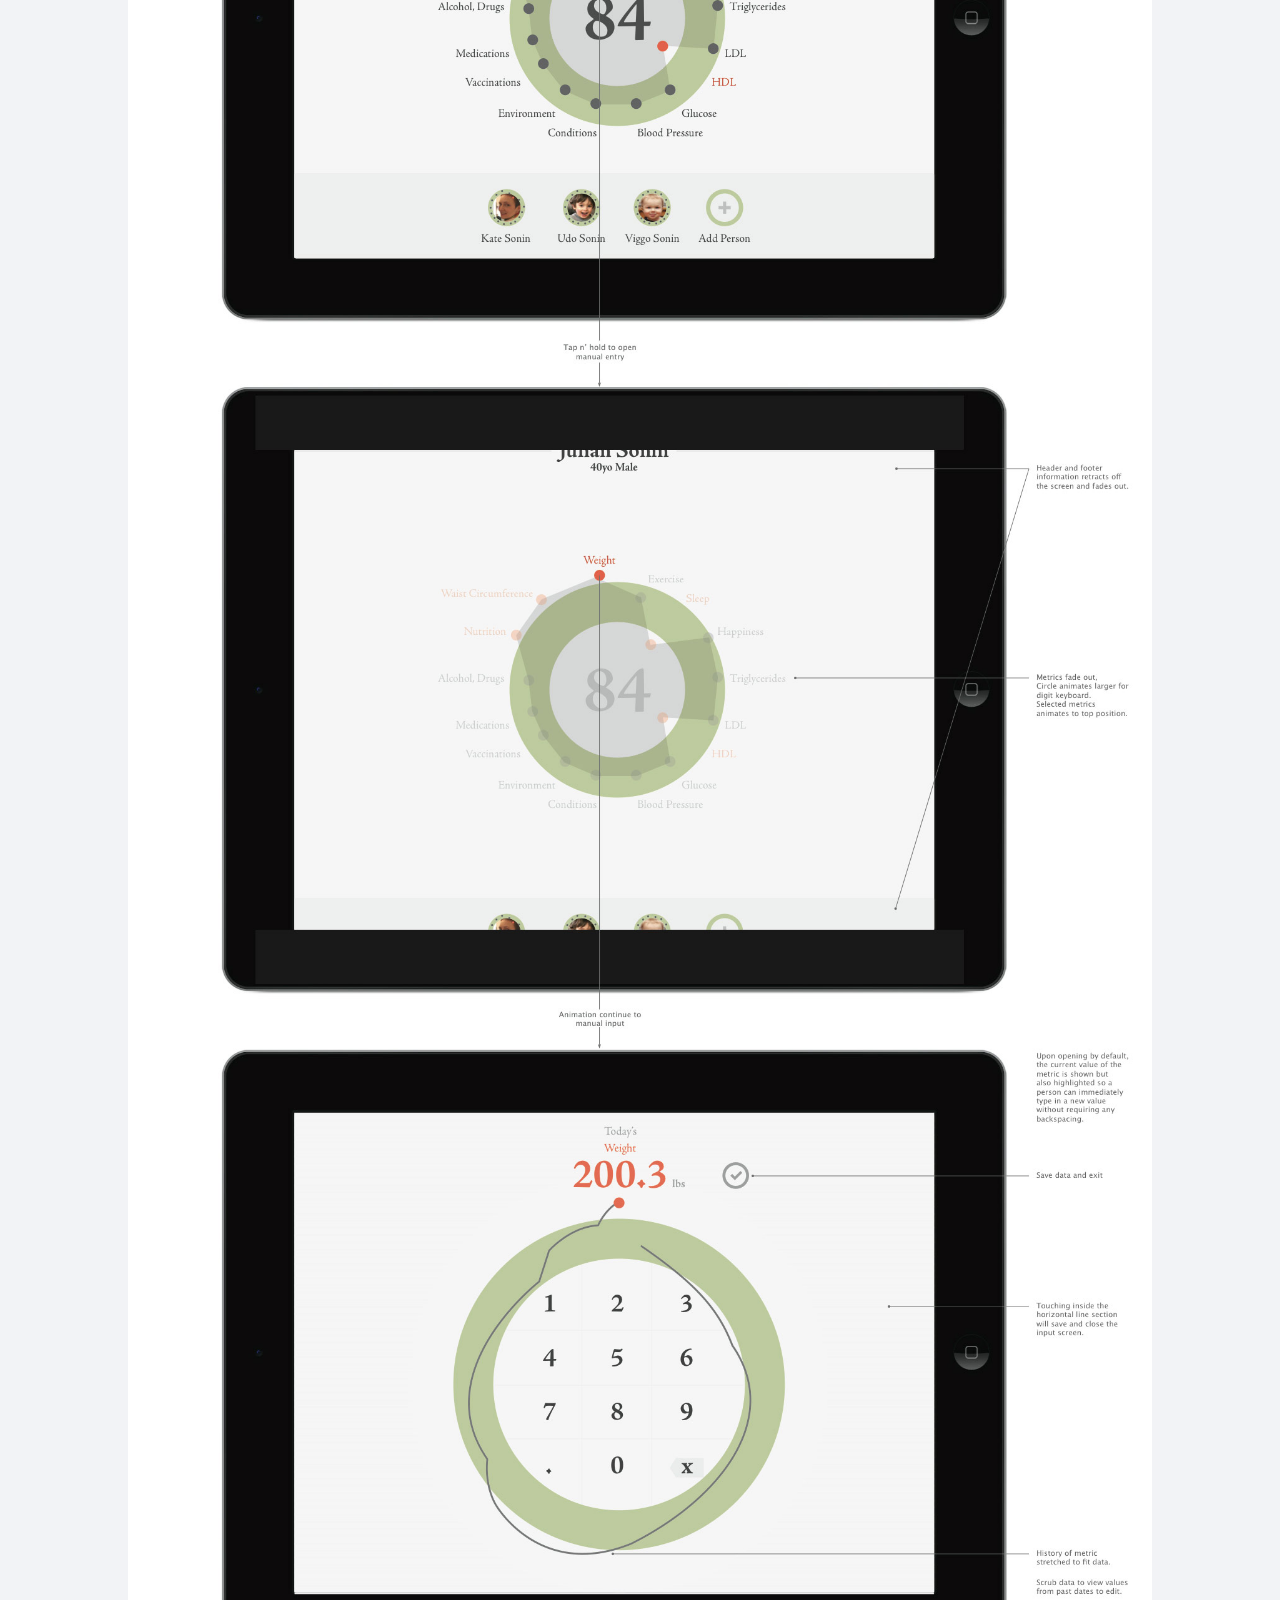
<file: screenshots.html>
<html>
<head>
	<title>Screenshots of hGraph</title>
	<meta name="robots" content="index,follow">
	<meta name="Googlebot" content="All">
	<meta name="revisit-after" content="7_days">
	<meta name="site" content="hGraph - Your health in one picture.">
	<meta name="author" content="Involution Studios">
	<meta name="description" content="hGraph is a standardized visual representation of a patient's health status, designed to increase awareness of the individual's factors that can affect one's overall health.">
	<meta name="keywords" content="hgraph,health graph,healthcare visualization,patient-centric health,health score,EHR,electronic health record,hscore,healthcare software,healthcare application,involution studios">

	<link href='http://fonts.googleapis.com/css?family=Vollkorn' rel='stylesheet' type='text/css'>
	<link rel="stylesheet" href="css/global.css" type="text/css" media="screen">
</head>

<body>

<div id="wrapper">
	<div id="header">
		<div class="inner">
			<h1><a href="/" id="logo">hGraph</a></h1>

			<div id="navigation">
				<ul>
					<li><a href="mailto:hgraph@goinvo.com?subject=Hey, I want to help with hGraph!" class="button">Participate</a></li>
					<li><a href="mailto:hgraph@goinvo.com?subject=hGraph">Contact</a></li>
					<li><a href="http://www.github.com/goinvo/hGraph">Code</a></li>
					<li><a href="screenshots.html" class="current">Screenshots</a></li>
					<li><a href="about.html">About</a></li>
				</ul>
			</div>
		</div>
	</div>

	<div id="content">
		<div class="inner">
			<h1>Screenshots</h1>
			<p>
				<img src="images/hgraph_goinvo_healthdesignchallenge_1.jpg" alt="hGraph Design">
			</p>
			<p>
				<img src="images/hgraph_goinvo_healthdesignchallenge_2.jpg" alt="hGraph Design">
			</p>
			<p>
				<img src="images/hgraph_goinvo_healthdesignchallenge_3.jpg" alt="hGraph Design">
			</p>
			<p>
				<img src="images/hgraph_manualinput_v02.jpg" alt="hGraph Manual Input Design">
			</p>
		</div>
	</div>

	<div id="footer">
		<a href="http://www.goinvo.com">by Involution Studios</a> - <a href="http://www.github.com/goinvo/hGraph">Code</a> - <a href="mailto:hgraph@goinvo.com?subject=hGraph">Feedback</a>
	</div>
</div>

<script type="text/javascript">

	var _gaq = _gaq || [];
	_gaq.push(['_setAccount', 'UA-10273473-8']);
	_gaq.push(['_trackPageview']);

	(function() {
		var ga = document.createElement('script'); ga.type = 'text/javascript'; ga.async = true;
		ga.src = ('https:' == document.location.protocol ? 'https://ssl' : 'http://www') + '.google-analytics.com/ga.js';
		var s = document.getElementsByTagName('script')[0]; s.parentNode.insertBefore(ga, s);
	})();

</script>
</body>
</html>
</file>
<file: css/product.css>
.container {
  max-width: 960px;
}

/*
 * Custom translucent site header
 */

.site-header {
  background-color: rgba(255, 255, 255, .85);
  -webkit-backdrop-filter: saturate(180%) blur(20px);
  backdrop-filter: saturate(180%) blur(20px);
}
.site-header a {
  color: #999;
  transition: ease-in-out color .15s;
}
.site-header a:hover {
  color: #000;
  text-decoration: none;
}

a {
  color: #538E4E;
}

h2 {
  margin: 20px 0;
}

h3 {
  font-size: 20px;
  margin: 35px 0 10px 0;
}

/*
 * Dummy devices (replace them with your own or something else entirely!)
 */

.product-device {
  position: absolute;
  right: 10%;
  bottom: -30%;
  width: 300px;
  height: 540px;
  background-color: #333;
  border-radius: 21px;
  -webkit-transform: rotate(30deg);
  transform: rotate(30deg);
}

.product-device::before {
  position: absolute;
  top: 10%;
  right: 10px;
  bottom: 10%;
  left: 10px;
  content: "";
  background-color: rgba(255, 255, 255, .1);
  border-radius: 5px;
}

.product-device-2 {
  top: -25%;
  right: auto;
  bottom: 0;
  left: 5%;
  background-color: #e5e5e5;
}


/*
 * Extra utilities
 */

.flex-equal > * {
  -ms-flex: 1;
  flex: 1;
}
@media (min-width: 768px) {
  .flex-md-equal > * {
    -ms-flex: 1;
    flex: 1;
  }
}

.mb-md-3, .my-md-3 {
	margin-top: 0rem!important;
}

/* Tables */

tr td:first-child, table th:first-child {
  width: 60%;
  padding-right: 15px;
}

th, td {
  padding: 5px 0;
}

.overflow-hidden { overflow: hidden; }
</file>
<file: css/global.css>
html, body, div, span, applet, object, iframe,
h1, h2, h3, h4, h5, h6, p, blockquote, pre,
a, abbr, acronym, address, big, cite, code,
del, dfn, em, img, ins, kbd, q, s, samp,
small, strike, strong, sub, sup, tt, var,
b, u, i, center,
dl, dt, dd, ol, ul, li,
fieldset, form, label, legend,
table, caption, tbody, tfoot, thead, tr, th, td,
article, aside, canvas, details, embed, 
figure, figcaption, footer, header, hgroup, 
menu, nav, output, ruby, section, summary,
time, mark, audio, video {
	margin: 0;
	padding: 0;
	border: 0;
	font-size: 100%;
	font: inherit;
	vertical-align: baseline;
}
/* HTML5 display-role reset for older browsers */
article, aside, details, figcaption, figure, 
footer, header, hgroup, menu, nav, section {
	display: block;
}
body {
	line-height: 1;
}
ol, ul {
	list-style: none;
}
blockquote, q {
	quotes: none;
}
blockquote:before, blockquote:after,
q:before, q:after {
	content: '';
	content: none;
}
table {
	border-collapse: collapse;
	border-spacing: 0;
}

div {
	display: block;
}

body {
	color: #252526;
	font-size: 18px;
	font-family: 'Vollkorn', serif;
	background: #f2f3f6;
}

h1 {
	font-size: 64px;
}

h2 {
	font-size: 32px;
	padding-top: 30px;
}

p {
	padding: 15px 0;
	line-height: 1.3em;
}

#content ul {
	padding: 15px 0;
}

#content ul li {
	padding: 0 0 10px;
	list-style: disc;
	line-height: 1.3em;
}

#content img {
	max-width: 100%;
}

a, a:visited {
	color: #252526;
}

a:hover {
	color: #5b8450;
}

#wrapper {
}

a.button {
	background: #97be8c;
	padding: 10px 25px 0px;
	border-radius: 2px;
	text-decoration: none;
	color: #FFF;
}

a:hover.button {
	background: #799870;
}

a.current {
	color: #5b8450;	
}

.inner {
	width: 80%;
	max-width: 1600px;
	margin: 0 auto;
	min-width: 800px;
	clear: both;
}

.inner:before, .inner:after {
	display: table;
	content: "";
}

.inner:after {
	clear: both;
}

#hgraphHero {
	text-align: center;
	padding: 500px 0 25px;
	background: url(../images/hgraph_large.png) top center no-repeat;
}

#hgraphHero img {
	margin-bottom: 30px;
}

#header {
	padding: 30px 0 40px;
}

#header h1 {
	font-size: 26px;
}

#logo {
	background: url(../images/logo_hgraph.png) no-repeat 0 14px;
	padding: 12px 12px 12px 42px;
	text-decoration: none;
}

#navigation {
	float: right;
	width: 80%;
	margin-top: -24px;
}
	
#navigation ul {
	list-style: none;
	margin: 0;
	padding: 0;
}

#navigation ul li {
	float: right;
	padding-left: 3%;
}

#navigation li a, #navigation li a:visited {
	display: block;
	text-decoration: none;
	padding: 5px 8px 2px;
}

#content {
	padding-bottom: 75px;
}

#secondaryHero {
	background: #97be8c;
}

#secondaryHero, #footer {
	padding: 30px 0;
}

.secondaryHero {
	float: left;
	text-align: center;
	width: 33%;
}

.secondaryHero a {
	background: #b1d5a7;
	border-radius: 2px;
	padding: 3px 20px 0px;
	text-decoration: none;
	width: 200px;
}

.secondaryHero a:hover {
	background: #789b71;
	color: #dbf9d3;
}

.secondaryHero.hGraph {
	left: -5%;
}

.secondaryHero.hGraph .wrapper {
	background: url(../images/icon_hgraph.png) top center no-repeat;
	margin-right: 6%;
	padding-top: 80px;
}

.secondaryHero.policy {
}

.secondaryHero.policy .wrapper {
	background: url(../images/icon_steal.png) top center no-repeat;
	margin: 0 3%;
	padding-top: 80px;
}

.secondaryHero.join {
	right: -5%;
}

.secondaryHero.join .wrapper {
	background: url(../images/icon_join.png) top center no-repeat;
	margin-left: 6%;
	padding-top: 80px;
}

#footer {
	background: #97be8c;
	display: block;
	text-align: center;
}
</file>
